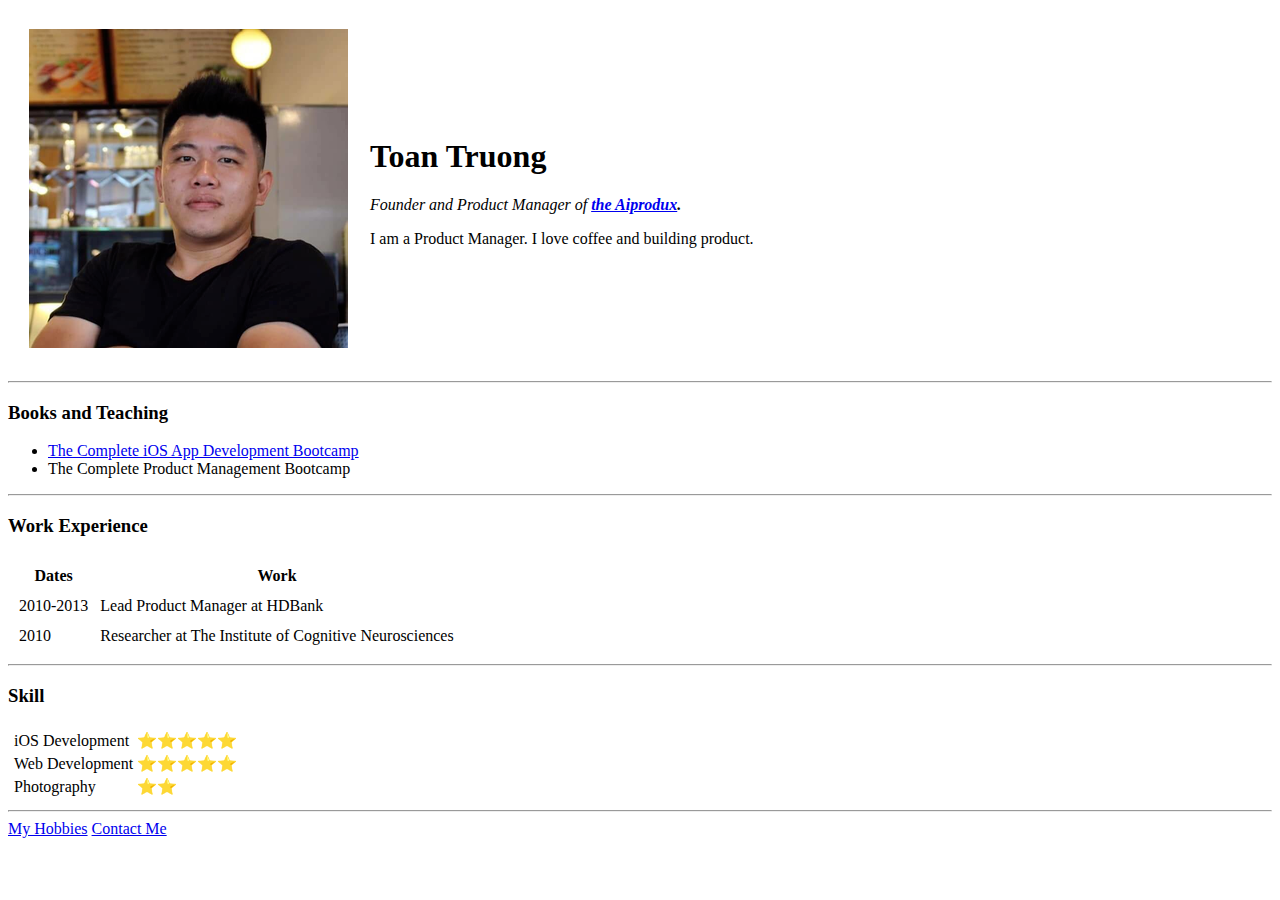
<file: index.html>
<!DOCTYPE html>
<html lang="en">

<head>
  <meta charset="UTF-8">
  <meta name="viewport" content="width=device-width, initial-scale=1.0">
  <meta http-equiv="X-UA-Compatible" content="ie=edge">
  <title>Toan's Personal Site</title>
</head>

<body>
  <table cellspacing="20">
    <tr>
      <td><img src="images/toan truong photo.png" alt="Toan profile picture"></td>
      <td>
        <h1>Toan Truong</h1>
        <p><em>Founder and Product Manager of <strong><a href="https://www.aiproducts.com/index.html">the Aiprodux</a>.</strong></em></p>
        <p>I am a Product Manager. I love coffee and building product.</p>
      </td>
    </tr>
  </table>
  <hr>
  <h3>Books and Teaching</h3>
  <ul>
    <li><a href="https://www.youtube.com/watch?v=09TeUXjzpKs">The Complete iOS App Development Bootcamp</a></li>
    <li>The Complete Product Management Bootcamp</li>
  </ul>
  <hr>
  <h3>Work Experience</h3>
  <table cellspacing="10">
    <tr>
      <th>Dates</th>
      <th>Work</th>
    </tr>
    <tr>
      <td>2010-2013</td>
      <td>Lead Product Manager at HDBank</td>
    </tr>
    <tr>
      <td>2010</td>
      <td>Researcher at The Institute of Cognitive Neurosciences</td>
    </tr>
  </table>
  <hr>
  <h3>Skill</h3>
  <table>
    <tr>
      <td>
        <table>
          <tr>
            <td>iOS Development</td>
            <td>⭐️⭐️⭐️⭐️⭐️</td>
          </tr>
          <tr>
            <td>Web Development</td>
            <td>⭐️⭐️⭐️⭐️⭐️</td>
          </tr>
          <tr>
            <td>Photography</td>
            <td>⭐️⭐️</td>
        </table>
      </td>
    </tr>
  </table>
  <hr>
  <a href="hobbies.html">My Hobbies</a>
  <a href="contact-me.html">Contact Me</a>
</body>

</html>
</file>
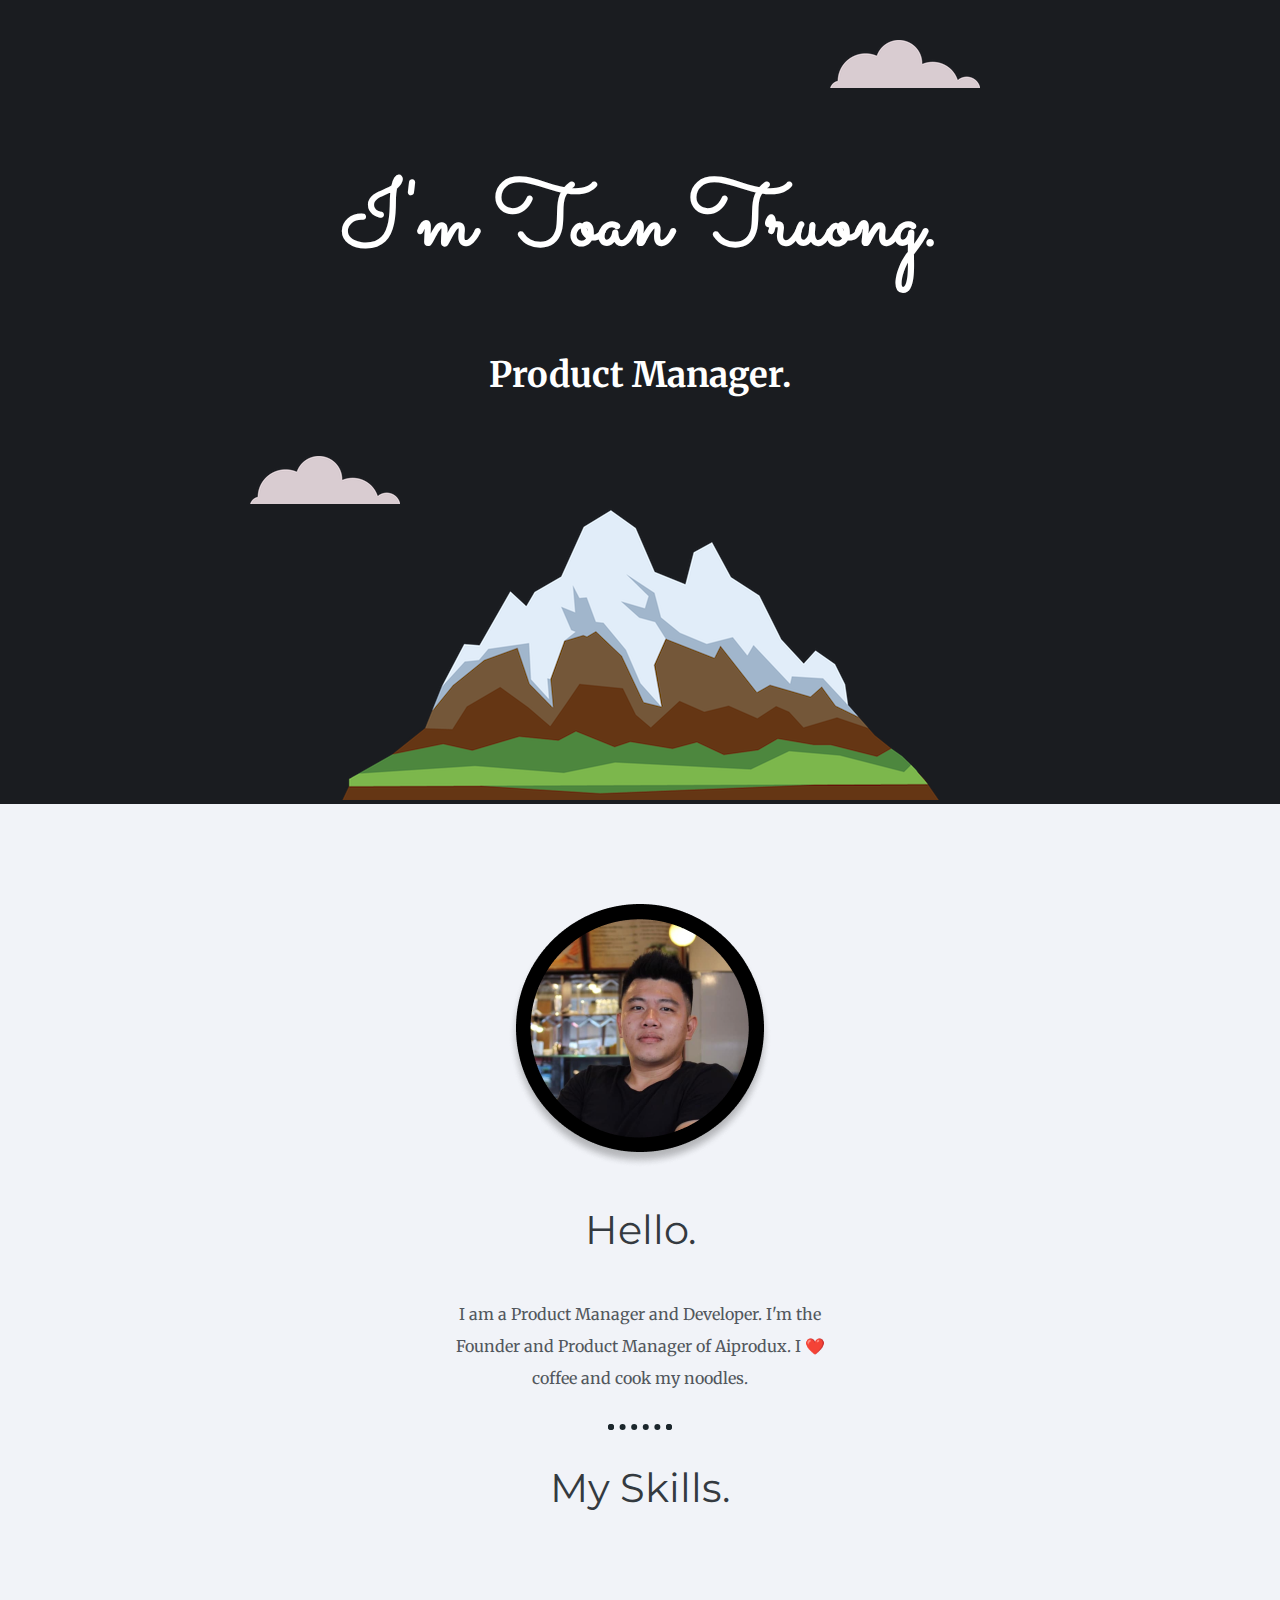
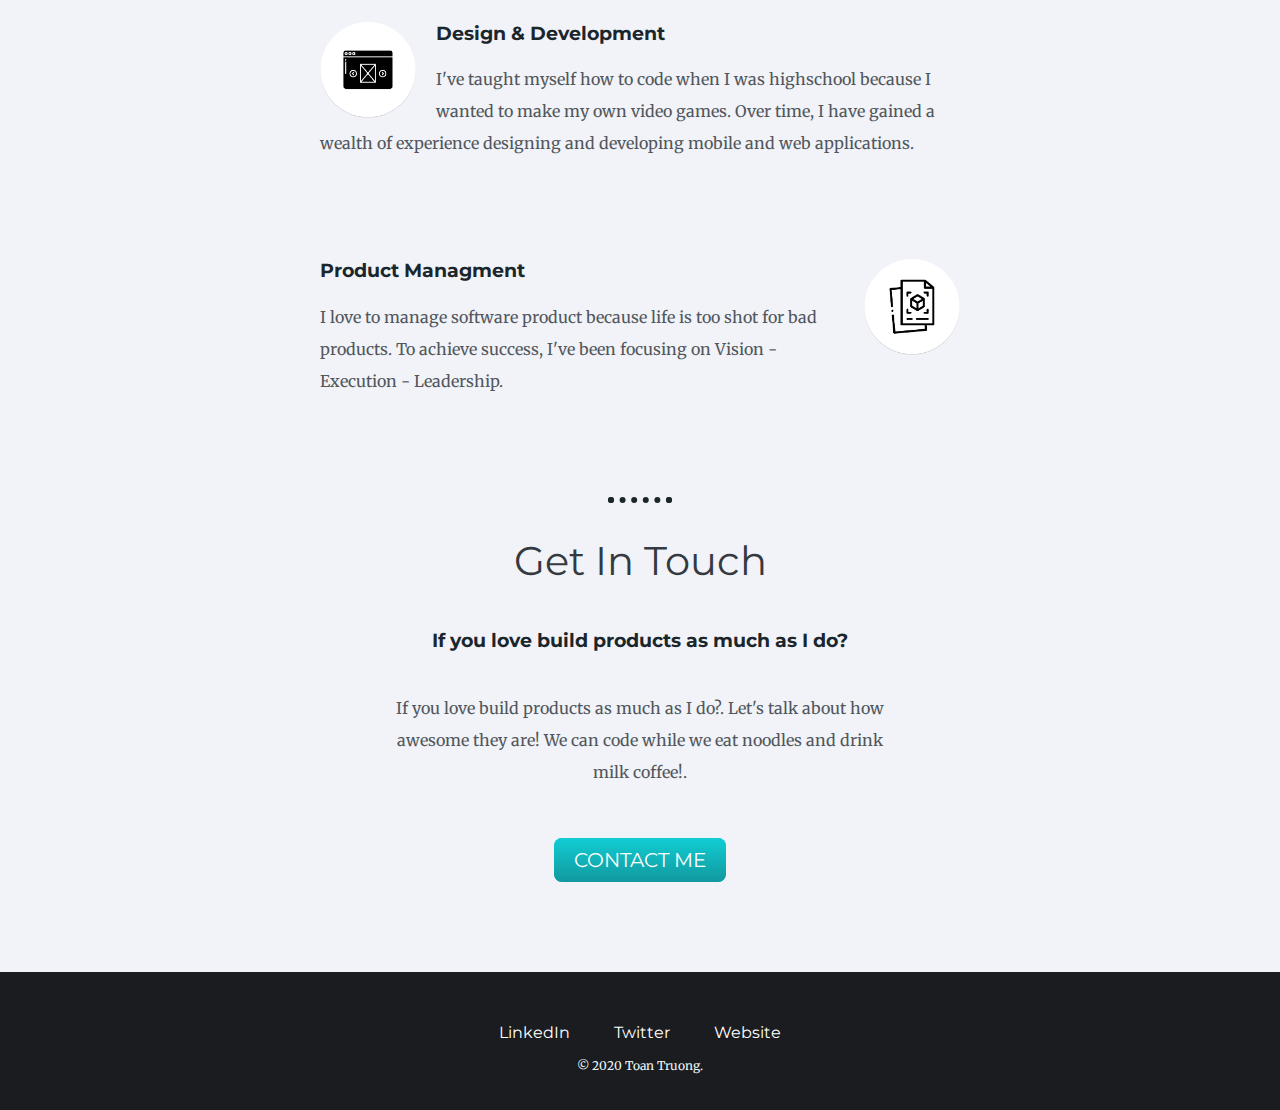
<file: CSS - My Site/index.html>
<!DOCTYPE html>
<html lang="en" dir="ltr">
  <head>
    <meta charset="utf-8">
    <title>Toan Truong</title>
    <link rel="stylesheet" href="css/styles.css">
    <link href="https://fonts.googleapis.com/css?family=Merriweather|Montserrat|Sacramento" rel="stylesheet">
    <link rel="icon" href="favicon.ico">
</head>
  <body>
    <div class="top-container">
      <img class="top-cloud" src="images/cloud.png" alt="cloud-img">
      <h1>I'm Toan Truong.</h1>
      <h4>Product Manager.</h4>
      <img class="bottom-cloud" src="images/cloud.png" alt="cloud-img">
      <img src="images/mountain.png" alt="moutain-img">
    </div>
    <div class="middle-container">
      <div class="profile">
        <img class="toantruong-img" src="images/toan-truong-product-manager.png" alt="toantruong-im3 ">
        <h2>Hello.</h2>
        <p class="intro">I am a Product Manager and Developer. I'm the Founder and Product Manager of  Aiprodux. I ❤️ coffee and cook my noodles.</p>
      </div>
      <hr>
      <div class="skills">
        <h2>My Skills.</h2>
        <div class="skill-row">
           <img class="code-img" src="images/design-development.png" alt="code-img">
          <h3>Design & Development</h3>
          <p>I've taught myself how to code when I was highschool because I wanted to make my own video games. Over time, I have gained a wealth of experience designing and developing mobile and web applications. </p>
        </div>
        <div class="skill-row">
        <img class="product-img" src="images/product-management.png" alt="product-img">
          <h3>Product Managment</h3>
          <p>I love to manage software product because life is too shot for bad products. To achieve success, I've been focusing on Vision - Execution - Leadership.</p>
        </div>
      </div>
      <hr>
      <div class="contact-me">
        <h2>Get In Touch</h2>
        <h3>If you love build products as much as I do?</h3>
        <p class="contact-message">If you love build products as much as I do?. Let's talk about how awesome they are! We can code while we eat noodles and drink milk coffee!.</p>
        <a class="btn" href="mailto:truongminhtoan.pm@gmail.com">CONTACT ME</a>
      </div>
    </div>
    <div class="bottom-container">
      <a class="footer-link" href="https://www.linkedin.com/">LinkedIn</a>
      <a class="footer-link" href="https://twitter.com/">Twitter</a>
      <a class="footer-link" href="https://www.aiprodux.com/">Website</a>
      <p class="copyright">© 2020 Toan Truong.</p>
    </div>
  </body>
</html>
</file>
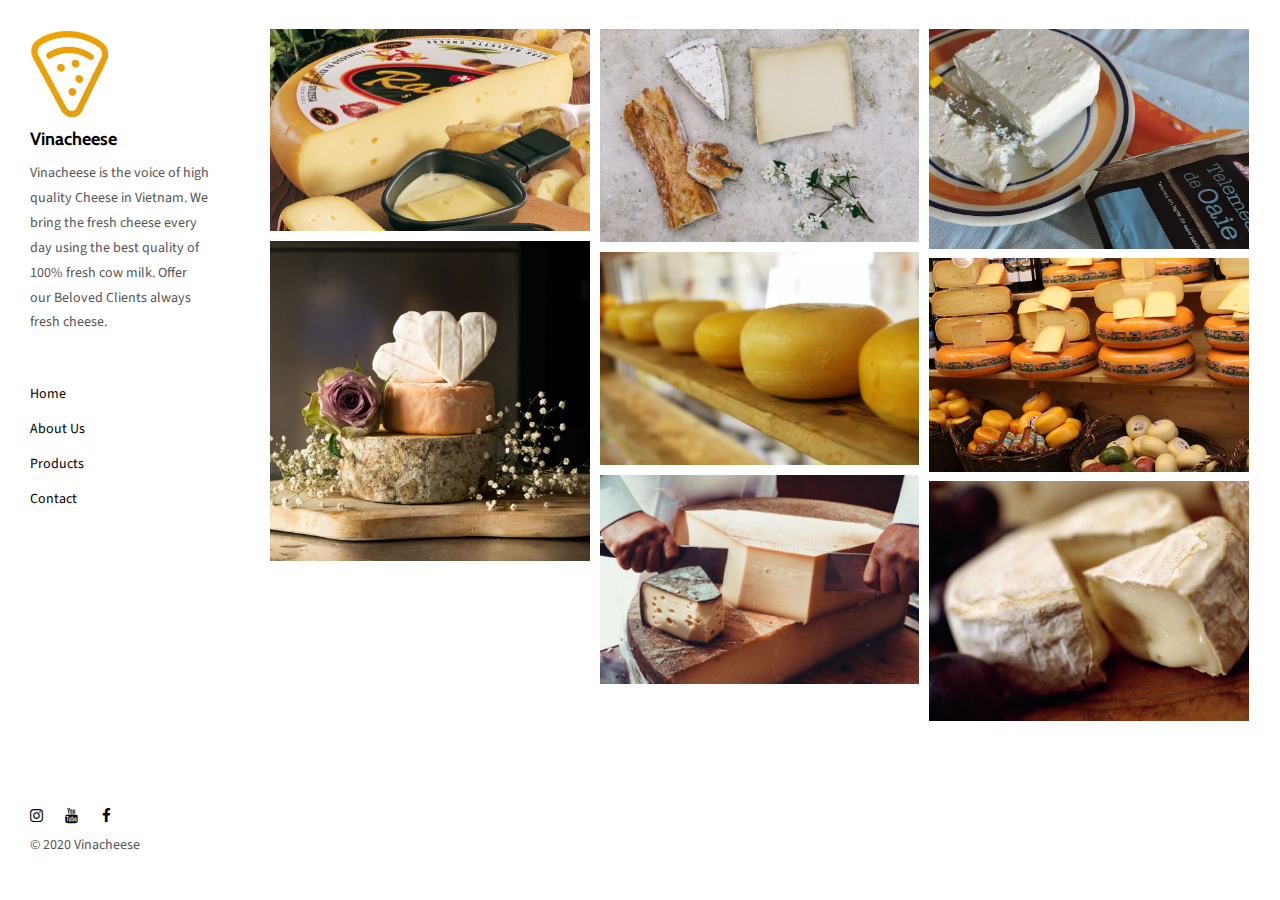
<file: vinacheese/index.html>
<!DOCTYPE html>
<html lang="en">

<head>
  <meta charset="UTF-8">
  <meta content="IE=edge" http-equiv="X-UA-Compatible">
  <meta content="width=device-width,initial-scale=1" name="viewport">
  <meta content="Page description" name="description">
  <meta name="google" content="notranslate" />
  <meta content="Vinacheese, pho mai tuoi viet, Vietnamese cheese" name="author">

  <!-- Disable tap highlight on IE -->
  <meta name="application-tap-highlight" content="no">

  <link href="./assets/apple-icon-180x180.png" rel="apple-touch-icon">
  <link href="./assets/images/favicon.ico" rel="icon">



  <title>Vietnamese Cheese</title>
  <link rel="icon" href="assets/images/favicon.ico">

  <link href="./main.82cfd66e.css" rel="stylesheet">
</head>

<body>

  <!-- Add your content of header -->
  <header class="">
    <div class="navbar navbar-default visible-xs">
      <button type="button" class="navbar-toggle collapsed">
        <span class="sr-only">Toggle navigation</span>
        <span class="icon-bar"></span>
        <span class="icon-bar"></span>
        <span class="icon-bar"></span>
      </button>
      <a href="./index.html" class="navbar-brand">Vinacheese</a>
    </div>

    <nav class="sidebar">
      <div class="navbar-collapse" id="navbar-collapse">
        <div class="site-header hidden-xs">
          <a class="site-brand" href="./index.html" title="">
            <img class="img-responsive site-logo" alt="" src="./assets/images/apple-icon-180x180.png">
            Vinacheese
          </a>
          <p>Vinacheese is the voice of high quality Cheese in Vietnam. We bring the fresh cheese every day using the best quality of 100% fresh cow milk. Offer our Beloved Clients always fresh cheese.</p>
        </div>
        <ul class="nav">
          <li><a href="./index.html" title="">Home</a></li>
          <li><a href="./about.html" title="">About Us</a></li>
          <li><a href="./products.html" title="">Products</a></li>
          <li><a href="./contact.html" title="">Contact</a></li>

        </ul>

        <nav class="nav-footer">
          <p class="nav-footer-social-buttons">
            <a class="fa-icon" href="https://www.instagram.com/" title="">
              <i class="fa fa-instagram"></i>
            </a>
            <a class="fa-icon" href="https://www.youtube.com/" title="">
              <i class="fa fa-youtube"></i>
            </a>
            <a class="fa-icon" href="https://www.facebook.com/HandmadeinVN" title="">
              <i class="fa fa-facebook"></i>
            </a>
          </p>
          <p>© 2020 Vinacheese</p>
        </nav>
      </div>
    </nav>
  </header>
  <main class="" id="main-collapse">

    <!-- Add your site or app content here -->

    <div class="hero-full-wrapper">
      <div class="grid">
        <div class="gutter-sizer"></div>
        <div class="grid-sizer"></div>

        <div class="grid-item">
          <img class="img-responsive" alt="" src="./assets/images/raclette.vinacheese-2.jpg">
          <a href="./product-1.html" class="project-description">
            <div class="project-text-holder">
              <div class="project-text-inner">
                <h3>Raclette Rendezvous - The Quintessential Cheese for Sharing!</h3>
                <p>Discover more</p>
              </div>
            </div>
          </a>
        </div>


        <div class="grid-item">
          <img class="img-responsive" alt="" src="./assets/images/pontleveque-vinacheese-1.jpeg">
          <a href="./product-2.html" class="project-description">
            <div class="project-text-holder">
              <div class="project-text-inner">
                <h3>Pont l'Eveque is a French cheese made in Vietnam by Vinacheese</h3>
                <p>Discover more</p>
              </div>
            </div>
          </a>
        </div>

        <div class="grid-item">
          <img class="img-responsive" alt="" src="./assets/images/Telemea_de_oaie_vinacheese.webp">
          <a href="./product-3.html" class="project-description">
            <div class="project-text-holder">
              <div class="project-text-inner">
                <h3>Cheeses that Are Surprisingly Similar</h3>
                <p>Discover more</p>
              </div>
            </div>
          </a>
        </div>
        <div class="grid-item">
          <img class="img-responsive" alt="" src="./assets/images/lovecheese-vinachese-1.jpg">
          <a href="./product-4.html" class="project-description">
            <div class="project-text-holder">
              <div class="project-text-inner">
                <h3>EAT PRAY LOVE CHEESE</h3>
                <p>Discover more</p>
              </div>
            </div>
          </a>
        </div>

        <div class="grid-item">
          <img class="img-responsive" alt="" src="./assets/images/vinacheese-blog-1.webp">
          <a href="./product-5.html" class="project-description">
            <div class="project-text-holder">
              <div class="project-text-inner">
                <h3>Cheese and 3 Other Foods That Will Boost Your Gambling Performance</h3>
                <p>Discover more</p>
              </div>
            </div>
          </a>
        </div>

        <div class="grid-item">
          <img class="img-responsive" alt="" src="./assets/images/cheese-shop-vina-cheese-1.webp">
          <a href="./product-6.html" class="project-description">
            <div class="project-text-holder">
              <div class="project-text-inner">
                <h3>Don’t Let Your Cheese Go Bad: A Guide for New Cheese Collectors </h3>
                <p>Discover more</p>
              </div>
            </div>
          </a>
        </div>

        <div class="grid-item">
          <img class="img-responsive" alt="" src="./assets/images/cuttingcheese_vinacheese.jpg">
          <a href="./product-7.html" class="project-description">
            <div class="project-text-holder">
              <div class="project-text-inner">
                <h3>HOW TO CUT CHEESE?</h3>
                <p>Discover more</p>
              </div>
            </div>
          </a>
        </div>
        <div class="grid-item">
          <img class="img-responsive" alt="" src="./assets/images/camembert-cheese-vina.jpg">
          <a href="./product-8.html" class="project-description">
            <div class="project-text-holder">
              <div class="project-text-inner">
                <h3>How to Spot Fake Cheese</h3>
                <p>Discover more</p>
              </div>
            </div>
          </a>
        </div>

      </div>
    </div>


    <script>
      document.addEventListener("DOMContentLoaded", function(event) {
        masonryBuild();
      });
    </script>

  </main>

  <script>
    document.addEventListener("DOMContentLoaded", function(event) {
      navbarToggleSidebar();
      navActivePage();
    });
  </script>

  <!-- Google Analytics: change UA-XXXXX-X to be your site's ID

<script>
  (function (i, s, o, g, r, a, m) {
    i['GoogleAnalyticsObject'] = r; i[r] = i[r] || function () {
      (i[r].q = i[r].q || []).push(arguments)
    }, i[r].l = 1 * new Date(); a = s.createElement(o),
      m = s.getElementsByTagName(o)[0]; a.async = 1; a.src = g; m.parentNode.insertBefore(a, m)
  })(window, document, 'script', '//www.google-analytics.com/analytics.js', 'ga');
  ga('create', 'UA-XXXXX-X', 'auto');
  ga('send', 'pageview');
</script>

-->
  <script type="text/javascript" src="./main.85741bff.js"></script>
</body>

</html>
</file>
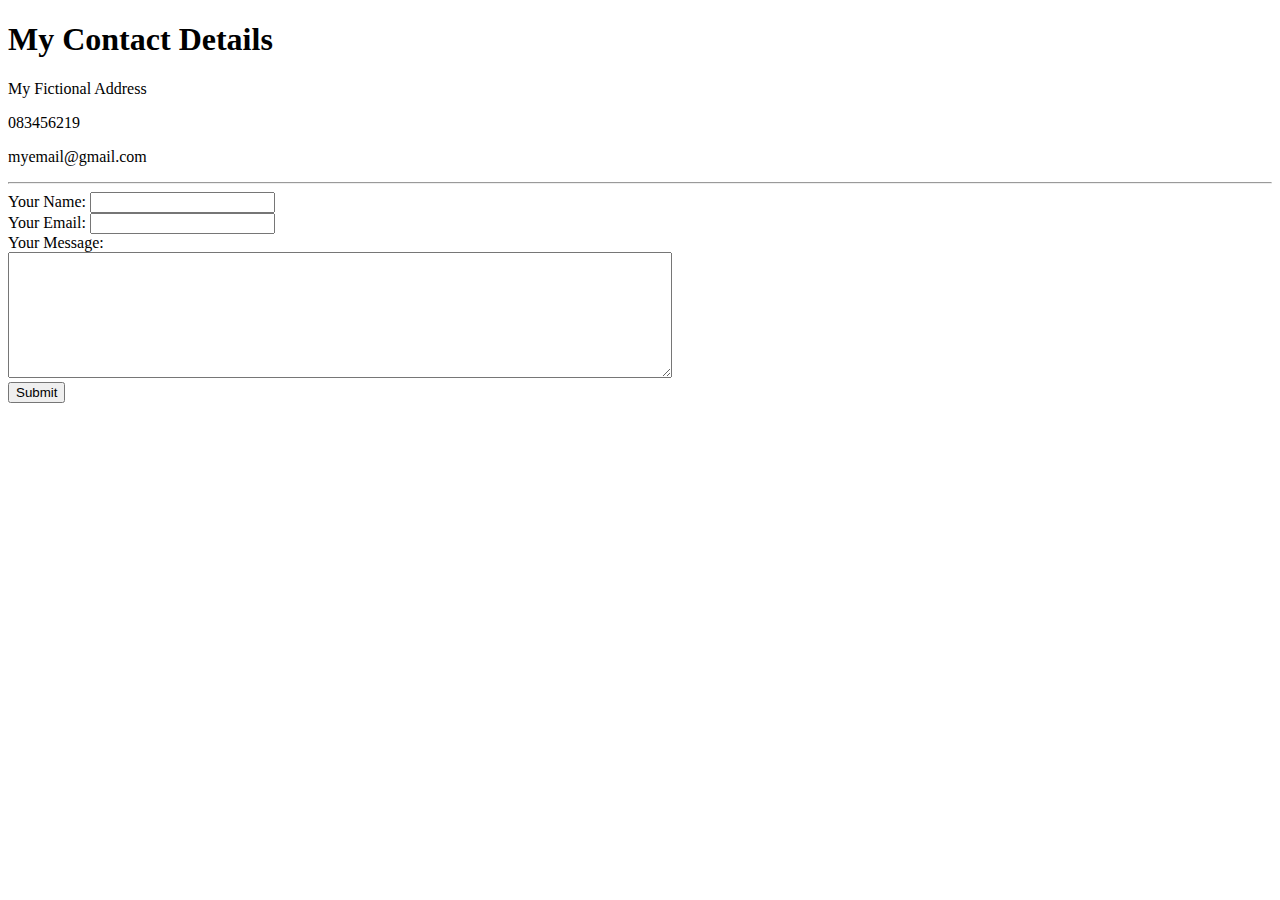
<file: contact-me.html>
<!DOCTYPE html>
<html lang="en" dir="ltr">

<head>
  <meta charset="utf-8">
  <title>Contact Me</title>
</head>
<body>
  <h1>My Contact Details</h1>
  <p>My Fictional Address</p>
  <p>083456219</p>
  <p>myemail@gmail.com</p>
<hr>
  <form action="mailto:toantm3@hdbank.com.vn" method="post" enctype="text/plain">
    <label>Your Name:</label>
    <input type="text" name="yourName"value=""><br>
    <label>Your Email:</label>
    <input type="email" name="yourEmail" value=""><br>
    <label>Your Message:</label><br>
    <textarea name="yourMessage" rows="8" cols="80"></textarea><br>
    <input type="submit" name="""">

  </form>

</body>

</html>
</file>
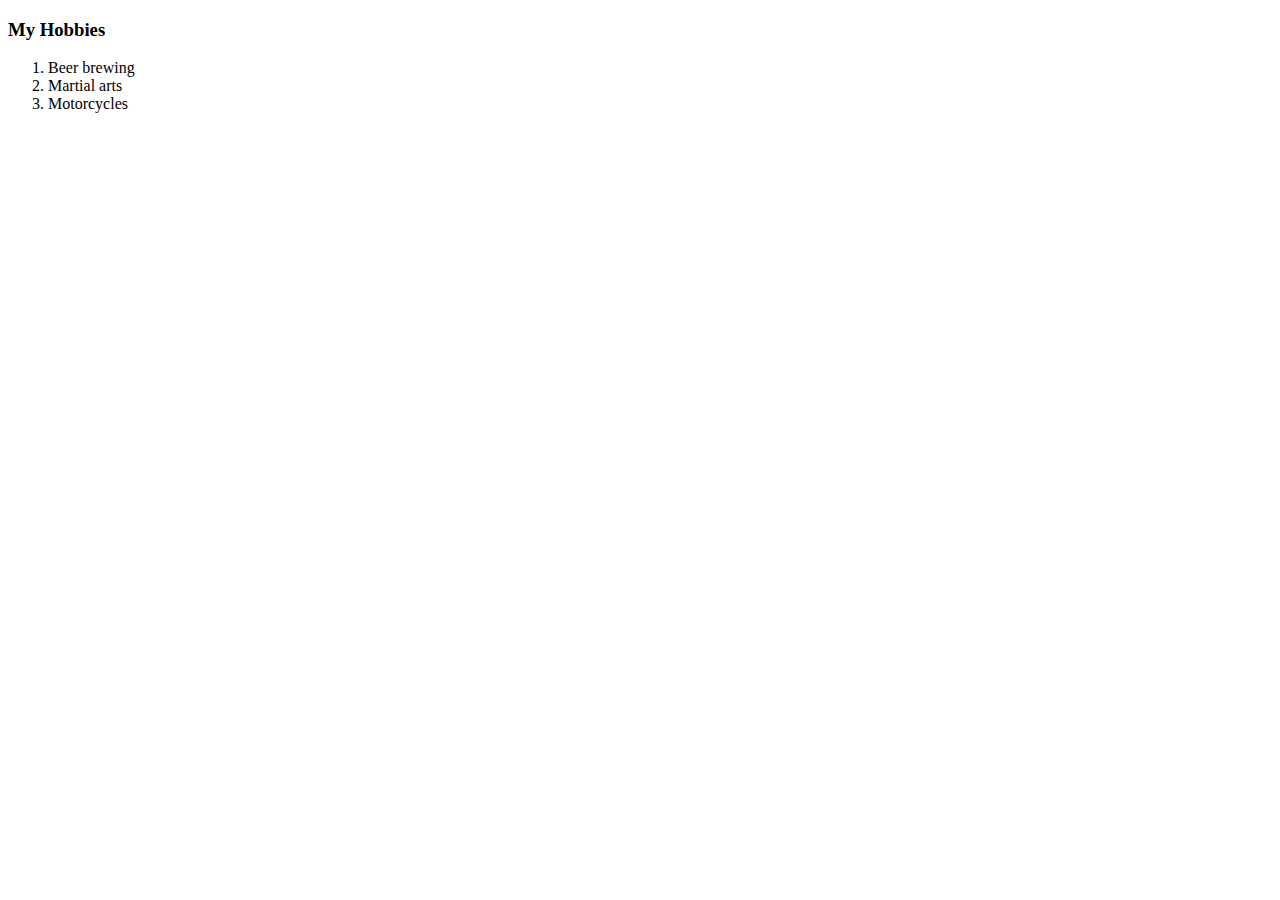
<file: hobbies.html>
<!DOCTYPE html>
<html lang="en" dir="ltr">
  <head>
    <meta charset="utf-8">
    <title>My Hobbies</title>
  </head>
  <body>
    <h3>My Hobbies</h3>
    <ol>
      <li>Beer brewing</li>
      <li>Martial arts</li>
      <li>Motorcycles</li>
    </ol>
  </body>
</html>
</file>
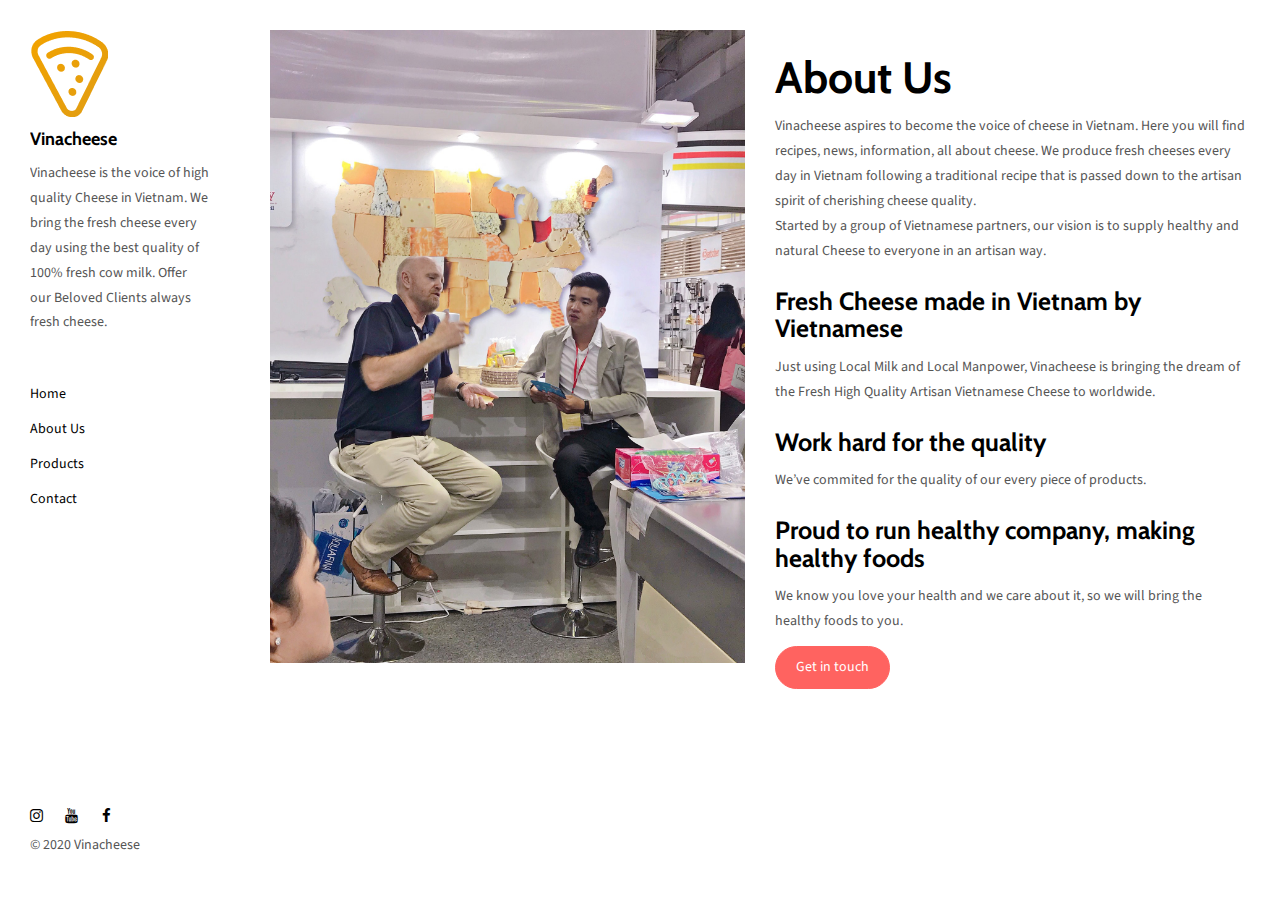
<file: vinacheese/about.html>
<!DOCTYPE html>
<html lang="en">

<head>
  <meta charset="UTF-8">
  <meta content="IE=edge" http-equiv="X-UA-Compatible">
  <meta content="width=device-width,initial-scale=1" name="viewport">
  <meta content="Page description" name="description">
  <meta name="google" content="notranslate" />
  <meta content="Vinacheese, pho mai tuoi viet, Vietnamese cheese" name="author">

  <!-- Disable tap highlight on IE -->
  <meta name="application-tap-highlight" content="no">

  <link href="./assets/apple-icon-180x180.png" rel="apple-touch-icon">
  <link href="./assets/images/favicon.ico" rel="icon">



  <title>Vietnamese Cheese</title>
  <link rel="icon" href="assets/images/favicon.ico">

<link href="./main.82cfd66e.css" rel="stylesheet"></head>

<body>

<!-- Add your content of header -->
<header class="">
  <div class="navbar navbar-default visible-xs">
    <button type="button" class="navbar-toggle collapsed">
      <span class="sr-only">Toggle navigation</span>
      <span class="icon-bar"></span>
      <span class="icon-bar"></span>
      <span class="icon-bar"></span>
    </button>
    <a href="./index.html" class="navbar-brand">Vinacheese</a>
  </div>

  <nav class="sidebar">
    <div class="navbar-collapse" id="navbar-collapse">
      <div class="site-header hidden-xs">
          <a class="site-brand" href="./index.html" title="">
            <img class="img-responsive site-logo" alt="" src="./assets/images/apple-icon-180x180.png">
            Vinacheese
          </a>
        <p>Vinacheese is the voice of high quality Cheese in Vietnam. We bring the fresh cheese every day using the best quality of 100% fresh cow milk. Offer our Beloved Clients always fresh cheese.</p>
      </div>

      <ul class="nav">
        <li><a href="./index.html" title="">Home</a></li>
        <li><a href="./about.html" title="">About Us</a></li>
        <li><a href="./products.html" title="">Products</a></li>
        <li><a href="./contact.html" title="">Contact</a></li>

      </ul>

      <nav class="nav-footer">
        <p class="nav-footer-social-buttons">
          <a class="fa-icon" href="https://www.instagram.com/" title="">
            <i class="fa fa-instagram"></i>
          </a>
          <a class="fa-icon" href="https://www.youtube.com/" title="">
            <i class="fa fa-youtube"></i>
          </a>
          <a class="fa-icon" href="https://www.facebook.com/HandmadeinVN" title="">
            <i class="fa fa-facebook"></i>
          </a>
        </p>
        <p>© 2020 Vinacheese</p>
      </nav>
    </div>
  </nav>
</header>
<main class="" id="main-collapse">


<div class="row">
  <div class="col-xs-12 col-md-6">
    <img class="img-responsive" alt="" src="./assets/images/nguyen-truong-thinh-vinacheese.jpg">
  </div>
  <div class="col-xs-12 col-md-6">
    <h1>About Us</h1>

    <p>Vinacheese aspires to become the voice of cheese in Vietnam. Here you will find recipes, news, information, all about cheese. We produce fresh cheeses every day in Vietnam following a traditional recipe that is passed down to the artisan spirit of cherishing cheese quality.

      <br>Started by a group of Vietnamese partners, our vision is to supply healthy and natural Cheese to everyone in an artisan way.
<br></p>

    <h3>Fresh Cheese made in Vietnam by Vietnamese</h3>

    <p>Just using Local Milk and Local Manpower, Vinacheese is bringing the dream of the Fresh High Quality Artisan Vietnamese Cheese to worldwide.</p>

    <h3>Work hard for the quality</h3>

    <p>We’ve commited for the quality of our every piece of products.</p>
    <h3>Proud to run healthy company, making healthy foods</h3>
    <p>We know you love your health and we care about it, so we will bring the healthy foods to you.</p>

    <a href="contact.html" class="btn btn-primary" title=""> Get in touch</a>
 </div>
</div>

</main>

<script>
document.addEventListener("DOMContentLoaded", function (event) {
  navbarToggleSidebar();
  navActivePage();
});
</script>

<!-- Google Analytics: change UA-XXXXX-X to be your site's ID

<script>
  (function (i, s, o, g, r, a, m) {
    i['GoogleAnalyticsObject'] = r; i[r] = i[r] || function () {
      (i[r].q = i[r].q || []).push(arguments)
    }, i[r].l = 1 * new Date(); a = s.createElement(o),
      m = s.getElementsByTagName(o)[0]; a.async = 1; a.src = g; m.parentNode.insertBefore(a, m)
  })(window, document, 'script', '//www.google-analytics.com/analytics.js', 'ga');
  ga('create', 'UA-XXXXX-X', 'auto');
  ga('send', 'pageview');
</script>

--> <script type="text/javascript" src="./main.85741bff.js"></script></body>

</html>
</file>
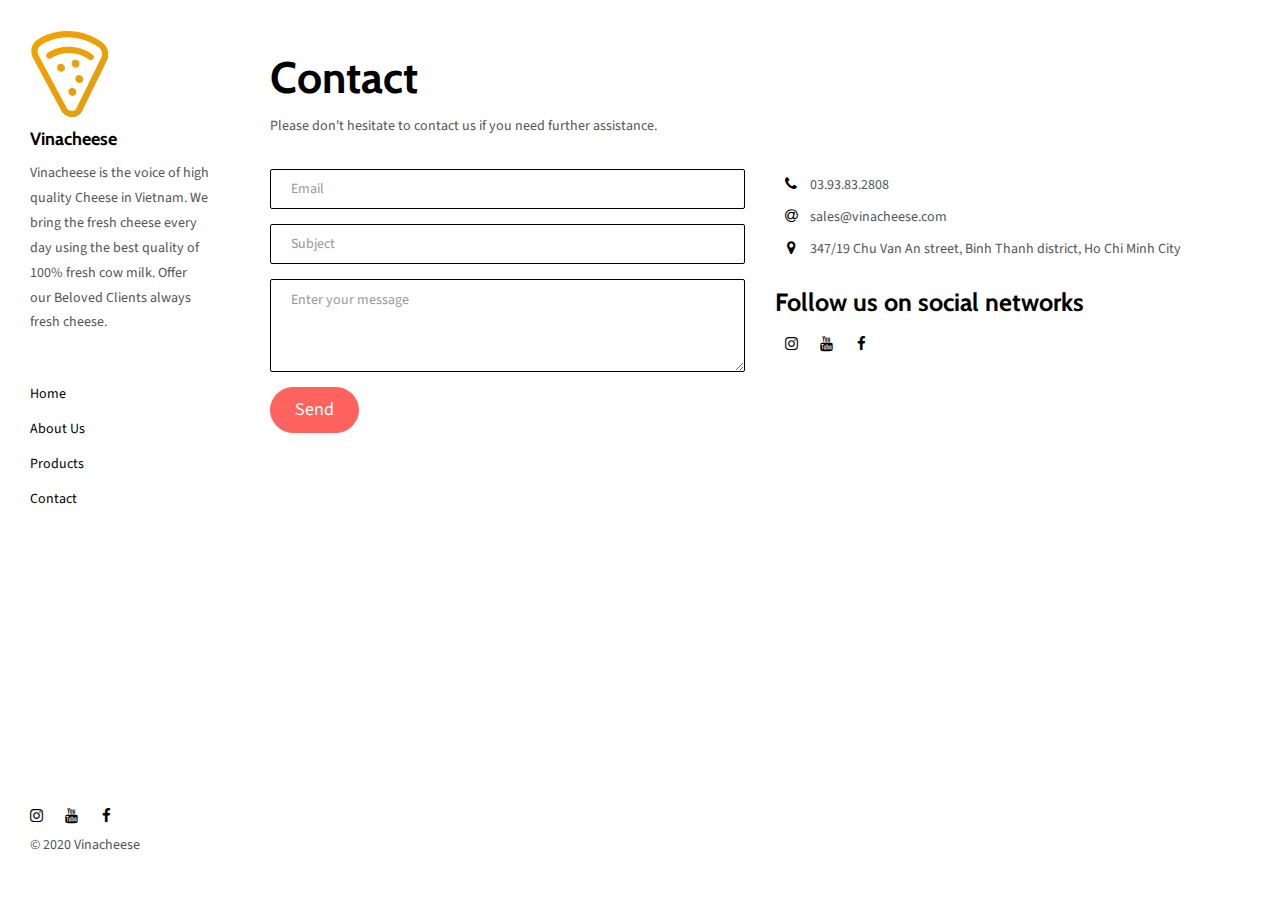
<file: vinacheese/contact.html>
<!DOCTYPE html>
<html lang="en">

<head>
  <meta charset="UTF-8">
  <meta content="IE=edge" http-equiv="X-UA-Compatible">
  <meta content="width=device-width,initial-scale=1" name="viewport">
  <meta content="Page description" name="description">
  <meta name="google" content="notranslate" />
  <meta content="Vinacheese, pho mai tuoi viet, Vietnamese cheese" name="author">

  <!-- Disable tap highlight on IE -->
  <meta name="application-tap-highlight" content="no">

  <link href="./assets/apple-icon-180x180.png" rel="apple-touch-icon">
  <link href="./assets/images/favicon.ico" rel="icon">



  <title>Contact</title>
  <link rel="icon" href="assets/images/favicon.ico">

  <link href="./main.82cfd66e.css" rel="stylesheet">
</head>

<body>

  <!-- Add your content of header -->
  <header class="">
    <div class="navbar navbar-default visible-xs">
      <button type="button" class="navbar-toggle collapsed">
        <span class="sr-only">Toggle navigation</span>
        <span class="icon-bar"></span>
        <span class="icon-bar"></span>
        <span class="icon-bar"></span>
      </button>
      <a href="./index.html" class="navbar-brand">Vinacheese</a>
    </div>

    <nav class="sidebar">
      <div class="navbar-collapse" id="navbar-collapse">
        <div class="site-header hidden-xs">
          <a class="site-brand" href="./index.html" title="">
            <img class="img-responsive site-logo" alt="" src="./assets/images/apple-icon-180x180.png">
            Vinacheese
          </a>
          <p>Vinacheese is the voice of high quality Cheese in Vietnam. We bring the fresh cheese every day using the best quality of 100% fresh cow milk. Offer our Beloved Clients always fresh cheese.</p>
        </div>
        <ul class="nav">
          <li><a href="./index.html" title="">Home</a></li>
          <li><a href="./about.html" title="">About Us</a></li>
          <li><a href="./products.html" title="">Products</a></li>
          <li><a href="./contact.html" title="">Contact</a></li>

        </ul>

        <nav class="nav-footer">
          <p class="nav-footer-social-buttons">
            <a class="fa-icon" href="https://www.instagram.com/" title="">
              <i class="fa fa-instagram"></i>
            </a>
            <a class="fa-icon" href="https://www.youtube.com/" title="">
              <i class="fa fa-youtube"></i>
            </a>
            <a class="fa-icon" href="https://www.facebook.com/HandmadeinVN" title="">
              <i class="fa fa-facebook"></i>
            </a>
          </p>
          <p>© 2020 Vinacheese</p>
        </nav>
      </div>
    </nav>
</header>
<main class="" id="main-collapse">


<div class="row">
  <div class="col-xs-12">
    <div class="section-container-spacer">
      <h1>Contact</h1>
      <p>Please don't hesitate to contact us if you need further assistance.</p>
    </div>
    <div class="section-container-spacer">
       <form action="" class="reveal-content">
          <div class="row">
            <div class="col-md-6">
              <div class="form-group">
                <input type="email" class="form-control" id="email" placeholder="Email">
              </div>
              <div class="form-group">
                <input type="text" class="form-control" id="subject" placeholder="Subject">
              </div>
              <div class="form-group">
                <textarea class="form-control" rows="3" placeholder="Enter your message"></textarea>
              </div>
              <button type="submit" class="btn btn-primary btn-lg">Send</button>
            </div>
            <div class="col-md-6">
              <ul class="list-unstyled address-container">
                <li>
                  <span class="fa-icon">
                    <i class="fa fa-phone" aria-hidden="true"></i>
                  </span>
                  03.93.83.2808
                </li>
                <li>
                  <span class="fa-icon">
                    <i class="fa fa-at"  aria-hidden="true"></i>
                  </span>
                  sales@vinacheese.com
                </li>
                <li>
                  <span class="fa-icon">
                    <i class="fa fa fa-map-marker" aria-hidden="true"></i>
                  </span>
                  347/19 Chu Van An street, Binh Thanh district, Ho Chi Minh City
                </li>
              </ul>
              <h3>Follow us on social networks</h3>
              <a href="https://www.instagram.com/" title="" class="fa-icon">
                <i class="fa fa-instagram"></i>
              </a>
              <a href="https://youtube.com/" title="" class="fa-icon">
                <i class="fa fa-youtube"></i>
              </a>
              <a href="https://facebook.com/HandmadeinVN" title="" class="fa-icon">
                <i class="fa fa-facebook"></i>
              </a>
            </div>
          </div>
        </form>
    </div>
  </div>
</div>
</div>


</main>

<script>
document.addEventListener("DOMContentLoaded", function (event) {
  navbarToggleSidebar();
  navActivePage();
});
</script>

<!-- Google Analytics: change UA-XXXXX-X to be your site's ID

<script>
  (function (i, s, o, g, r, a, m) {
    i['GoogleAnalyticsObject'] = r; i[r] = i[r] || function () {
      (i[r].q = i[r].q || []).push(arguments)
    }, i[r].l = 1 * new Date(); a = s.createElement(o),
      m = s.getElementsByTagName(o)[0]; a.async = 1; a.src = g; m.parentNode.insertBefore(a, m)
  })(window, document, 'script', '//www.google-analytics.com/analytics.js', 'ga');
  ga('create', 'UA-XXXXX-X', 'auto');
  ga('send', 'pageview');
</script>

--> <script type="text/javascript" src="./main.85741bff.js"></script></body>

</html>
</file>
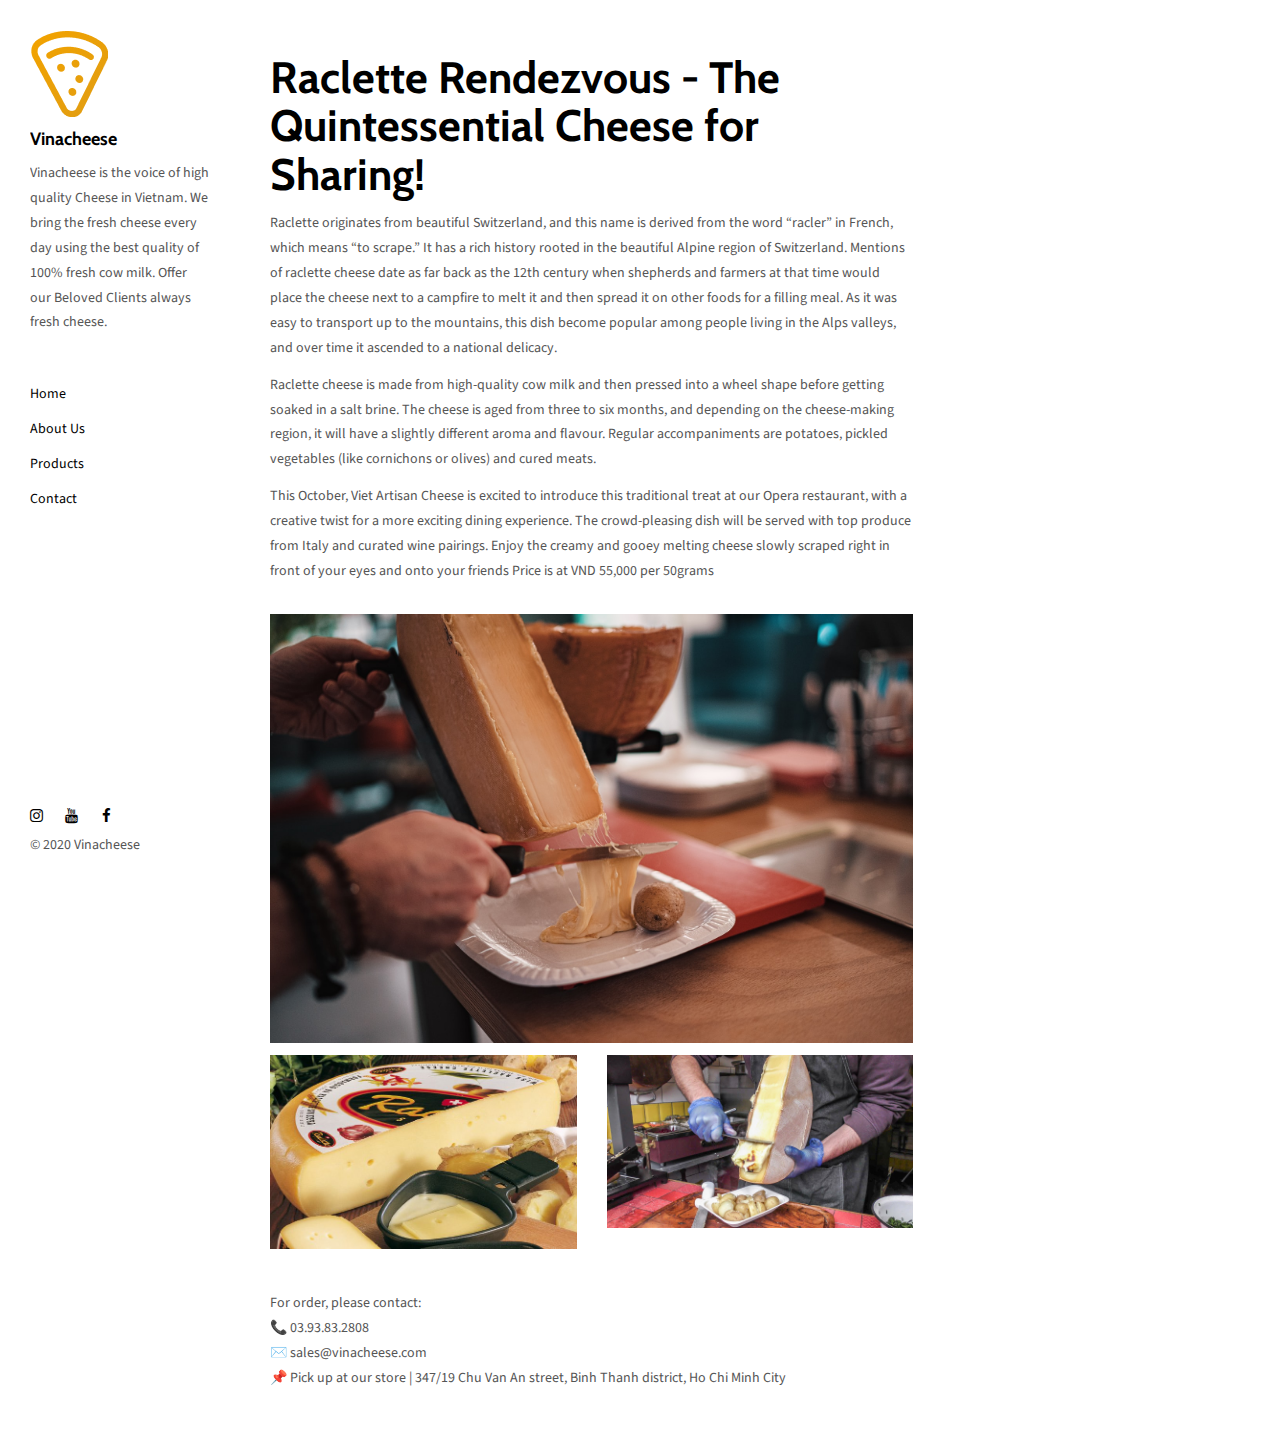
<file: vinacheese/product-1.html>
<!DOCTYPE html>
<html lang="en">

<head>
  <meta charset="UTF-8">
  <meta content="IE=edge" http-equiv="X-UA-Compatible">
  <meta content="width=device-width,initial-scale=1" name="viewport">
  <meta content="description" name="description">
  <meta name="google" content="notranslate" />
  <meta content="Vinacheese, pho mai tuoi viet, Vietnamese cheese" name="author">

  <!-- Disable tap highlight on IE -->
  <meta name="application-tap-highlight" content="no">

  <link href="./assets/apple-icon-180x180.png" rel="apple-touch-icon">
  <link href="./assets/images/favicon.ico" rel="icon">

  <title>Products</title>

<link href="./main.82cfd66e.css" rel="stylesheet"></head>

<body>

 <!-- Add your content of header -->
<header class="">
  <div class="navbar navbar-default visible-xs">
    <button type="button" class="navbar-toggle collapsed">
      <span class="sr-only">Toggle navigation</span>
      <span class="icon-bar"></span>
      <span class="icon-bar"></span>
      <span class="icon-bar"></span>
    </button>
    <a href="./index.html" class="navbar-brand">Mashup Template</a>
  </div>

  <nav class="sidebar">
    <div class="navbar-collapse" id="navbar-collapse">
      <div class="site-header hidden-xs">
          <a class="site-brand" href="./index.html" title="">
            <img class="img-responsive site-logo" alt="" src="./assets/images/apple-icon-180x180.png">
            Vinacheese
          </a>
        <p>Vinacheese is the voice of high quality Cheese in Vietnam. We bring the fresh cheese every day using the best quality of 100% fresh cow milk. Offer our Beloved Clients always fresh cheese.</p>
      </div>
      <ul class="nav">
        <li><a href="./index.html" title="">Home</a></li>
        <li><a href="./about.html" title="">About Us</a></li>
        <li><a href="./products.html" title="">Products</a></li>
        <li><a href="./contact.html" title="">Contact</a></li>

      </ul>

      <nav class="nav-footer">
        <p class="nav-footer-social-buttons">
          <a class="fa-icon" href="https://www.instagram.com/" title="">
            <i class="fa fa-instagram"></i>
          </a>
          <a class="fa-icon" href="https://www.youtube.com/" title="">
            <i class="fa fa-youtube"></i>
          </a>
          <a class="fa-icon" href="https://www.facebook.com/HandmadeinVN" title="">
            <i class="fa fa-facebook"></i>
          </a>
        </p>
        <p>© 2020 Vinacheese</p>
      </nav>
    </div>
  </nav>
</header>
<main class="" id="main-collapse">


<div class="row">
  <div class="col-xs-12 col-md-8">

    <div class="section-container-spacer">
        <h1>Raclette Rendezvous - The Quintessential Cheese for Sharing!</h1>

        <p>Raclette originates from beautiful Switzerland, and this name is derived from the word “racler” in French, which means “to scrape.”  It has a rich history rooted in the beautiful Alpine region of Switzerland.  Mentions of raclette cheese date as far back as the 12th century when shepherds and farmers at that time would place the cheese next to a campfire to melt it and then spread it on other foods for a filling meal.  As it was easy to transport up to the mountains, this dish become popular among people living in the Alps valleys, and over time it ascended to a national delicacy.</p>

        <p>Raclette cheese is made from high-quality cow milk and then pressed into a wheel shape before getting soaked in a salt brine.  The cheese is aged from three to six months, and depending on the cheese-making region, it will have a slightly different aroma and flavour.  Regular accompaniments are potatoes, pickled vegetables (like cornichons or olives) and cured meats.</p>

        <p>This October, Viet Artisan Cheese is excited to introduce this traditional treat at our Opera restaurant, with a creative twist for a more exciting dining experience. The crowd-pleasing dish will be served with top produce from Italy and curated wine pairings.  Enjoy the creamy and gooey melting cheese slowly scraped right in front of your eyes and onto your friends
Price is at VND 55,000 per 50grams</p>
    </div>

    <div class="section-container-spacer">
      <p><img class="img-responsive" alt="" src="./assets/images/raclette.vinacheese-1.jpeg"></p>
      <div class="row">
          <div class="col-xs-12 col-md-6">
              <p><img class="img-responsive" alt="" src="./assets/images/raclette.vinacheese-2.jpg"></p>
          </div>
          <div class="col-xs-12 col-md-6">
              <p><img class="img-responsive" alt="" src="./assets/images/vinacheese-3.jpg"></p>
          </div>
      </div>
    </div>

    <p>For order, please contact:
<br>📞 03.93.83.2808
<br>✉️ sales@vinacheese.com
<br>📌 Pick up at our store | 347/19 Chu Van An street, Binh Thanh district, Ho Chi Minh City</p>
  </div>

</div>



</main>

<script>
document.addEventListener("DOMContentLoaded", function (event) {
  navbarToggleSidebar();
  navActivePage();
});
</script>

<!-- Google Analytics: change UA-XXXXX-X to be your site's ID

<script>
  (function (i, s, o, g, r, a, m) {
    i['GoogleAnalyticsObject'] = r; i[r] = i[r] || function () {
      (i[r].q = i[r].q || []).push(arguments)
    }, i[r].l = 1 * new Date(); a = s.createElement(o),
      m = s.getElementsByTagName(o)[0]; a.async = 1; a.src = g; m.parentNode.insertBefore(a, m)
  })(window, document, 'script', '//www.google-analytics.com/analytics.js', 'ga');
  ga('create', 'UA-XXXXX-X', 'auto');
  ga('send', 'pageview');
</script>

--> <script type="text/javascript" src="./main.85741bff.js"></script></body>

</html>
</file>
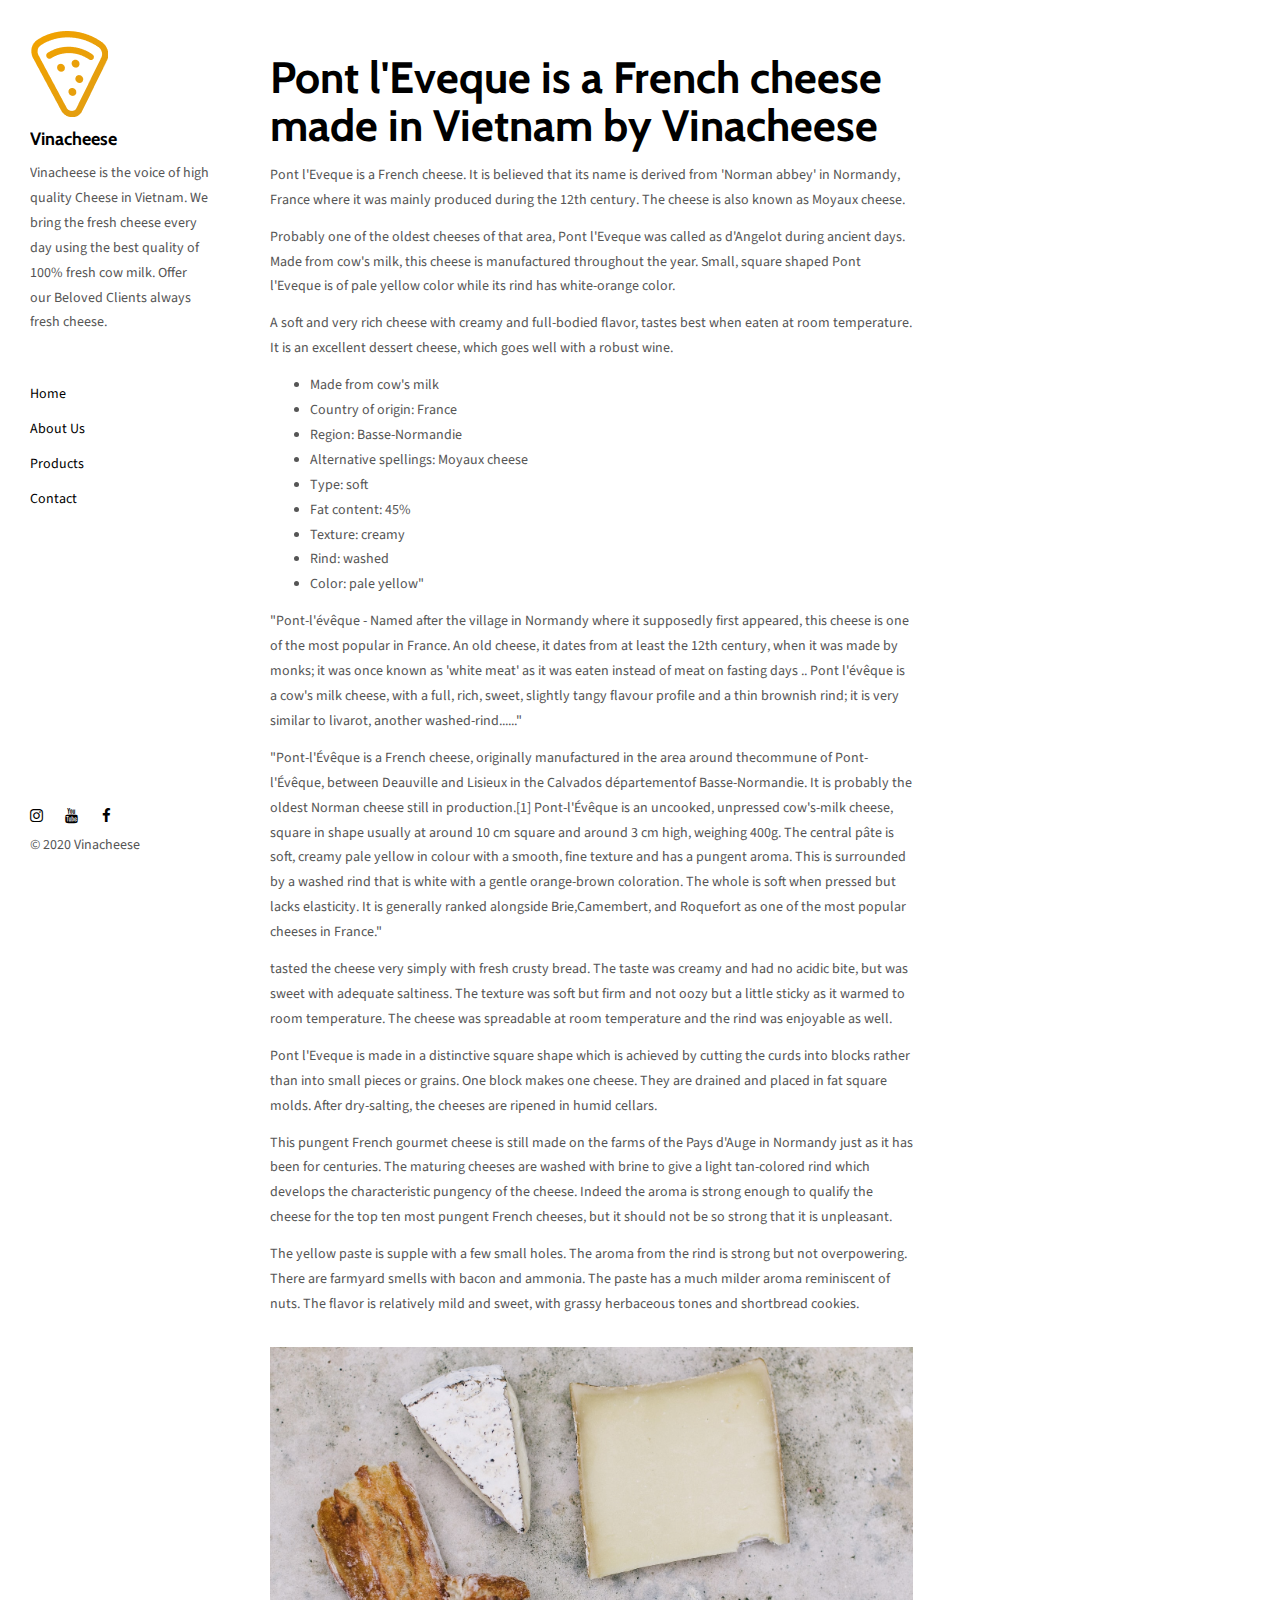
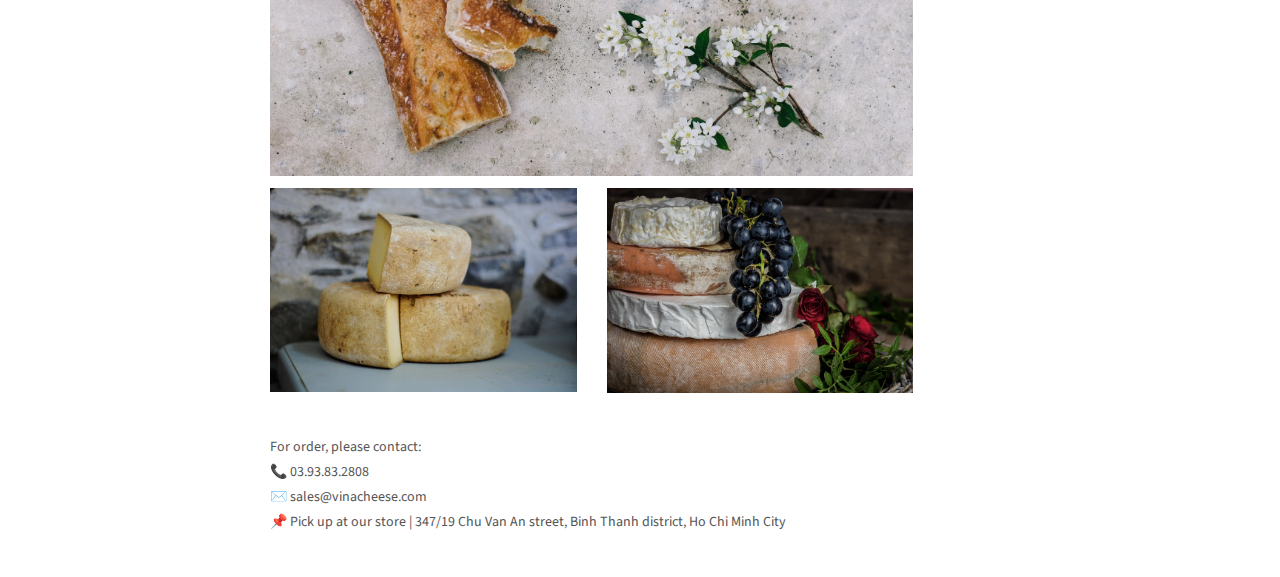
<file: vinacheese/product-2.html>
<!DOCTYPE html>
<html lang="en">

<head>
  <meta charset="UTF-8">
  <meta content="IE=edge" http-equiv="X-UA-Compatible">
  <meta content="width=device-width,initial-scale=1" name="viewport">
  <meta content="description" name="description">
  <meta name="google" content="notranslate" />
  <meta content="Vinacheese, pho mai tuoi viet, Vietnamese cheese" name="author">

  <!-- Disable tap highlight on IE -->
  <meta name="application-tap-highlight" content="no">

  <link href="./assets/apple-icon-180x180.png" rel="apple-touch-icon">
  <link href="./assets/images/favicon.ico" rel="icon">

  <title>Products</title>

  <link href="./main.82cfd66e.css" rel="stylesheet">
</head>

<body>

  <!-- Add your content of header -->
  <header class="">
    <div class="navbar navbar-default visible-xs">
      <button type="button" class="navbar-toggle collapsed">
        <span class="sr-only">Toggle navigation</span>
        <span class="icon-bar"></span>
        <span class="icon-bar"></span>
        <span class="icon-bar"></span>
      </button>
      <a href="./index.html" class="navbar-brand">Mashup Template</a>
    </div>

    <nav class="sidebar">
      <div class="navbar-collapse" id="navbar-collapse">
        <div class="site-header hidden-xs">
          <a class="site-brand" href="./index.html" title="">
            <img class="img-responsive site-logo" alt="" src="./assets/images/apple-icon-180x180.png">
            Vinacheese
          </a>
          <p>Vinacheese is the voice of high quality Cheese in Vietnam. We bring the fresh cheese every day using the best quality of 100% fresh cow milk. Offer our Beloved Clients always fresh cheese.</p>
        </div>
        <ul class="nav">
          <li><a href="./index.html" title="">Home</a></li>
          <li><a href="./about.html" title="">About Us</a></li>
          <li><a href="./products.html" title="">Products</a></li>
          <li><a href="./contact.html" title="">Contact</a></li>

        </ul>

        <nav class="nav-footer">
          <p class="nav-footer-social-buttons">
            <a class="fa-icon" href="https://www.instagram.com/" title="">
              <i class="fa fa-instagram"></i>
            </a>
            <a class="fa-icon" href="https://www.youtube.com/" title="">
              <i class="fa fa-youtube"></i>
            </a>
            <a class="fa-icon" href="https://www.facebook.com/HandmadeinVN" title="">
              <i class="fa fa-facebook"></i>
            </a>
          </p>
          <p>© 2020 Vinacheese</p>
        </nav>
      </div>
    </nav>
  </header>
  <main class="" id="main-collapse">


    <div class="row">
      <div class="col-xs-12 col-md-8">

        <div class="section-container-spacer">
          <h1>Pont l'Eveque is a French cheese made in Vietnam by Vinacheese</h1>

          <p>Pont l'Eveque is a French cheese. It is believed that its name is derived from 'Norman abbey' in Normandy, France where it was mainly produced during the 12th century. The cheese is also known as Moyaux cheese.</p>

          <p>Probably one of the oldest cheeses of that area, Pont l'Eveque was called as d'Angelot during ancient days. Made from cow's milk, this cheese is manufactured throughout the year. Small, square shaped Pont l'Eveque is of pale yellow color
            while its rind has white-orange color.</p>

          <p>A soft and very rich cheese with creamy and full-bodied flavor, tastes best when eaten at room temperature. It is an excellent dessert cheese, which goes well with a robust wine.</p>
          <ul>
            <li>Made from cow's milk</li>
            <li>Country of origin: France</li>
            <li>Region: Basse-Normandie</li>
            <li>Alternative spellings: Moyaux cheese</li>
            <li>Type: soft</li>
            <li>Fat content: 45%</li>
            <li>Texture: creamy</li>
            <li>Rind: washed</li>
            <li>Color: pale yellow"</li>
          </ul>

          <p>"Pont-l'évêque - Named after the village in Normandy where it supposedly first appeared, this cheese is one of the most popular in France. An old cheese, it dates from at least the 12th century, when it was made by monks; it was once known as 'white meat' as it was eaten instead of meat on fasting days .. Pont l'évêque is a cow's milk cheese, with a full, rich, sweet, slightly tangy flavour profile and a thin brownish rind; it is very similar to livarot, another washed-rind......"</p>

          <p>"Pont-l'Évêque is a French cheese, originally manufactured in the area around thecommune of Pont-l'Évêque, between Deauville and Lisieux in the Calvados départementof Basse-Normandie. It is probably the oldest Norman cheese still in production.[1]
Pont-l'Évêque is an uncooked, unpressed cow's-milk cheese, square in shape usually at around 10 cm square and around 3 cm high, weighing 400g. The central pâte is soft, creamy pale yellow in colour with a smooth, fine texture and has a pungent aroma. This is surrounded by a washed rind that is white with a gentle orange-brown coloration. The whole is soft when pressed but lacks elasticity. It is generally ranked alongside Brie,Camembert, and Roquefort as one of the most popular cheeses in France."
</p>

<p>tasted the cheese very simply with fresh crusty bread. The taste was creamy and had no acidic bite, but was sweet with adequate saltiness. The texture was soft but firm and not oozy but a little sticky as it warmed to room temperature. The cheese was spreadable at room temperature and the rind was enjoyable as well.</p>

<p>Pont l'Eveque is made in a distinctive square shape which is achieved by cutting the curds into blocks rather than into small pieces or grains. One block makes one cheese. They are drained and placed in fat square molds. After dry-salting, the cheeses are ripened in humid cellars.</p>

<p>This pungent French gourmet cheese is still made on the farms of the Pays d'Auge in Normandy just as it has been for centuries.
The maturing cheeses are washed with brine to give a light tan-colored rind which develops the characteristic pungency of the cheese. Indeed the aroma is strong enough to qualify the cheese for the top ten most pungent French cheeses, but it should not be so strong that it is unpleasant.
</p>

<p>The yellow paste is supple with a few small holes. The aroma from the rind is strong but not overpowering. There are farmyard smells with bacon and ammonia. The paste has a much milder aroma reminiscent of nuts. The flavor is relatively mild and sweet, with grassy herbaceous tones and shortbread cookies.</p>

        </div>

        <div class="section-container-spacer">
          <p><img class="img-responsive" alt="" src="./assets/images/pontleveque-vinacheese-1.jpeg"></p>
          <div class="row">
            <div class="col-xs-12 col-md-6">
              <p><img class="img-responsive" alt="" src="./assets/images/pontleveque-vinacheese-2.jpeg"></p>
            </div>
            <div class="col-xs-12 col-md-6">
              <p><img class="img-responsive" alt="" src="./assets/images/pontleveque-vinacheese-3.jpeg"></p>
            </div>
          </div>
        </div>

        <p>For order, please contact:
          <br>📞 03.93.83.2808
          <br>✉️ sales@vinacheese.com
          <br>📌 Pick up at our store | 347/19 Chu Van An street, Binh Thanh district, Ho Chi Minh City</p>
      </div>

    </div>



  </main>

  <script>
    document.addEventListener("DOMContentLoaded", function(event) {
      navbarToggleSidebar();
      navActivePage();
    });
  </script>

  <!-- Google Analytics: change UA-XXXXX-X to be your site's ID

<script>
  (function (i, s, o, g, r, a, m) {
    i['GoogleAnalyticsObject'] = r; i[r] = i[r] || function () {
      (i[r].q = i[r].q || []).push(arguments)
    }, i[r].l = 1 * new Date(); a = s.createElement(o),
      m = s.getElementsByTagName(o)[0]; a.async = 1; a.src = g; m.parentNode.insertBefore(a, m)
  })(window, document, 'script', '//www.google-analytics.com/analytics.js', 'ga');
  ga('create', 'UA-XXXXX-X', 'auto');
  ga('send', 'pageview');
</script>

-->
  <script type="text/javascript" src="./main.85741bff.js"></script>
</body>

</html>
</file>
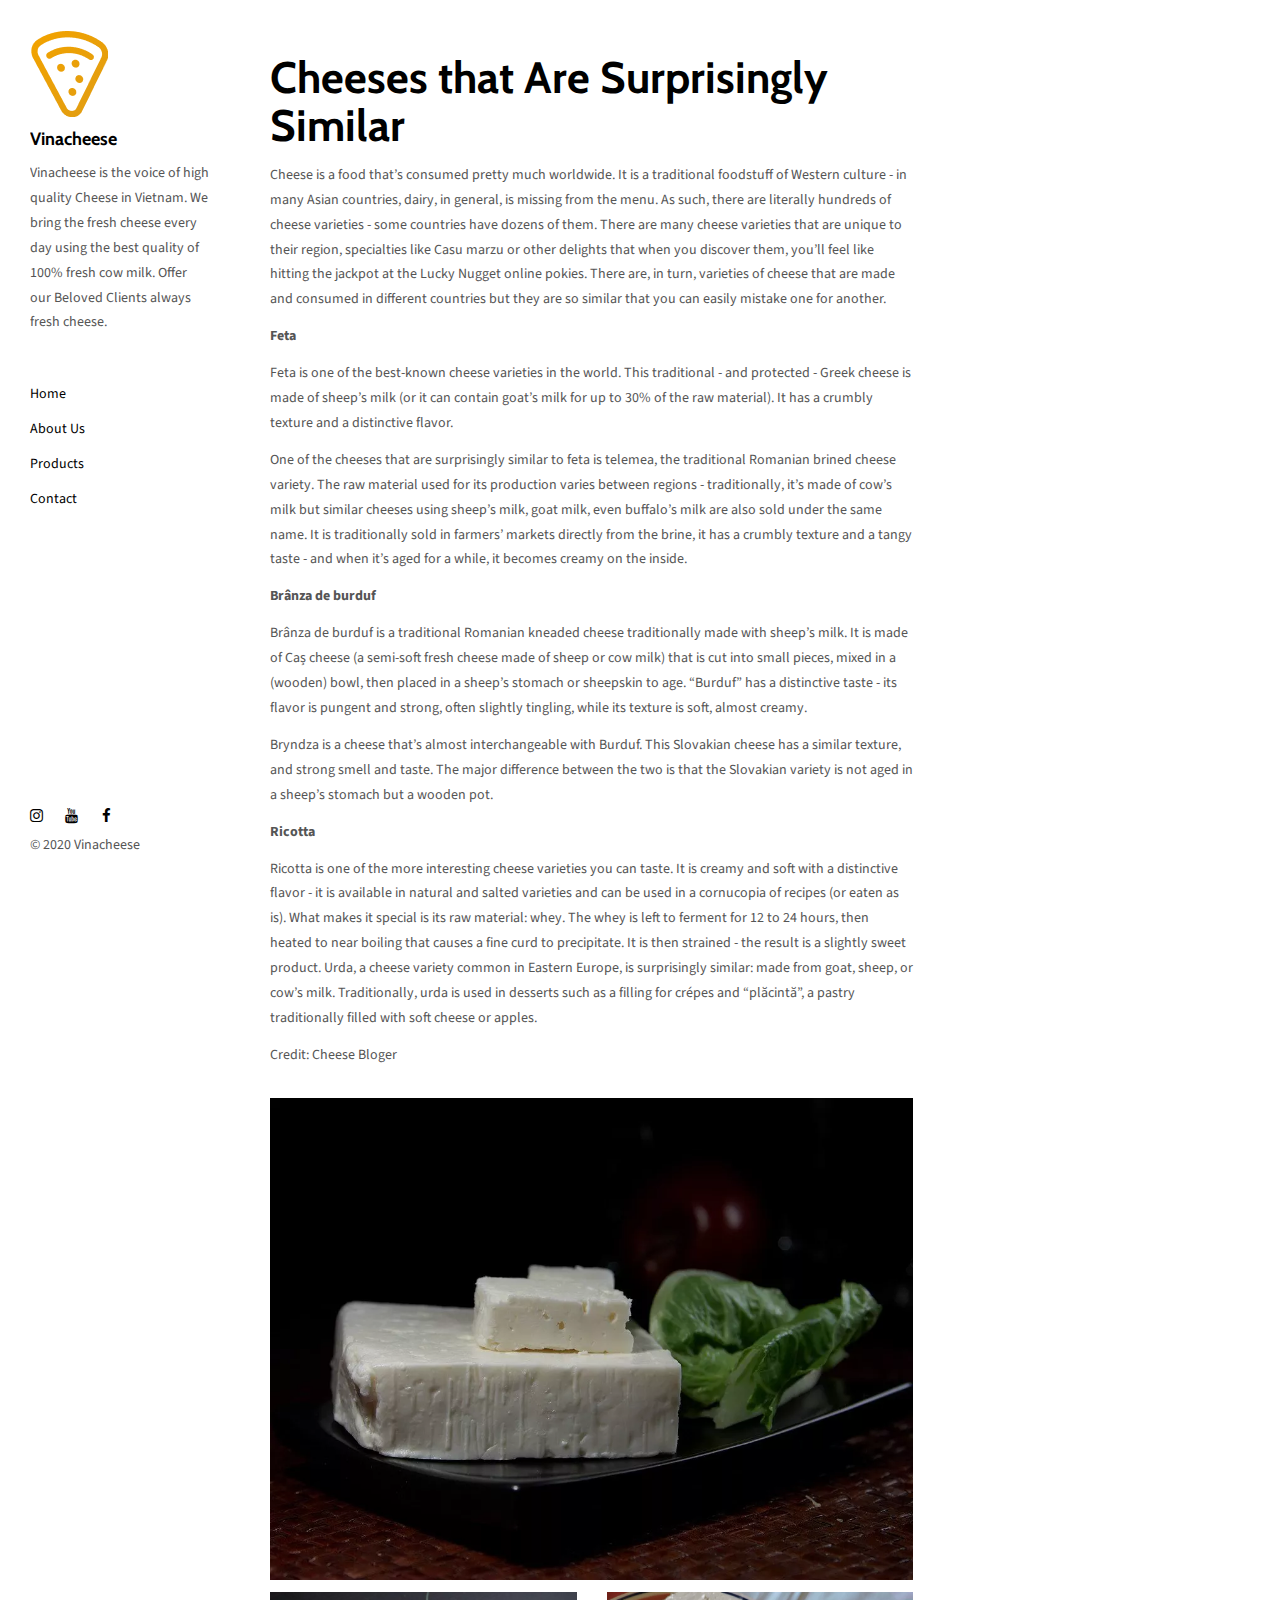
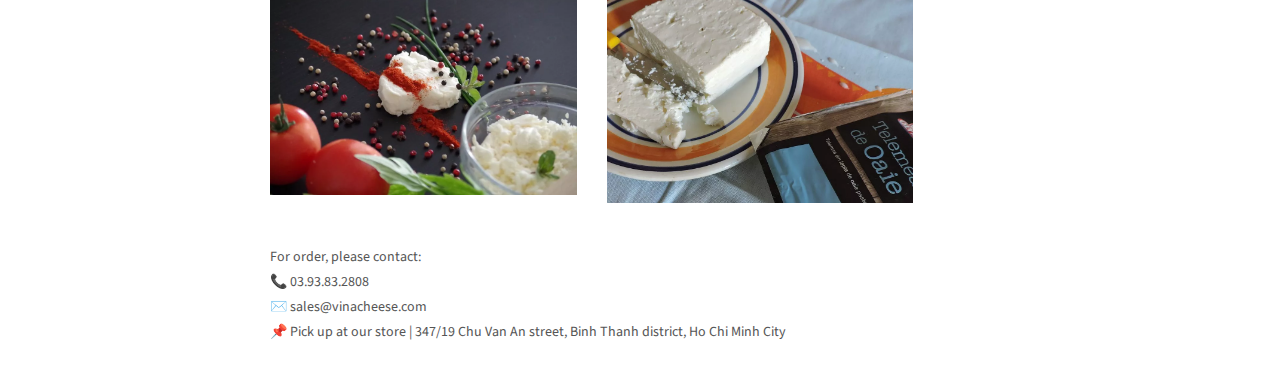
<file: vinacheese/product-3.html>
<!DOCTYPE html>
<html lang="en">

<head>
  <meta charset="UTF-8">
  <meta content="IE=edge" http-equiv="X-UA-Compatible">
  <meta content="width=device-width,initial-scale=1" name="viewport">
  <meta content="description" name="description">
  <meta name="google" content="notranslate" />
  <meta content="Vinacheese, pho mai tuoi viet, Vietnamese cheese" name="author">

  <!-- Disable tap highlight on IE -->
  <meta name="application-tap-highlight" content="no">

  <link href="./assets/apple-icon-180x180.png" rel="apple-touch-icon">
  <link href="./assets/images/favicon.ico" rel="icon">

  <title>Products</title>

  <link href="./main.82cfd66e.css" rel="stylesheet">
</head>

<body>

  <!-- Add your content of header -->
  <header class="">
    <div class="navbar navbar-default visible-xs">
      <button type="button" class="navbar-toggle collapsed">
        <span class="sr-only">Toggle navigation</span>
        <span class="icon-bar"></span>
        <span class="icon-bar"></span>
        <span class="icon-bar"></span>
      </button>
      <a href="./index.html" class="navbar-brand">Mashup Template</a>
    </div>

    <nav class="sidebar">
      <div class="navbar-collapse" id="navbar-collapse">
        <div class="site-header hidden-xs">
          <a class="site-brand" href="./index.html" title="">
            <img class="img-responsive site-logo" alt="" src="./assets/images/apple-icon-180x180.png">
            Vinacheese
          </a>
          <p>Vinacheese is the voice of high quality Cheese in Vietnam. We bring the fresh cheese every day using the best quality of 100% fresh cow milk. Offer our Beloved Clients always fresh cheese.</p>
        </div>
        <ul class="nav">
          <li><a href="./index.html" title="">Home</a></li>
          <li><a href="./about.html" title="">About Us</a></li>
          <li><a href="./products.html" title="">Products</a></li>
          <li><a href="./contact.html" title="">Contact</a></li>
        </ul>

        <nav class="nav-footer">
          <p class="nav-footer-social-buttons">
            <a class="fa-icon" href="https://www.instagram.com/" title="">
              <i class="fa fa-instagram"></i>
            </a>
            <a class="fa-icon" href="https://www.youtube.com/" title="">
              <i class="fa fa-youtube"></i>
            </a>
            <a class="fa-icon" href="https://www.facebook.com/HandmadeinVN" title="">
              <i class="fa fa-facebook"></i>
            </a>
          </p>
          <p>© 2020 Vinacheese</p>
        </nav>
      </div>
    </nav>
  </header>
  <main class="" id="main-collapse">


    <div class="row">
      <div class="col-xs-12 col-md-8">

        <div class="section-container-spacer">
          <h1>Cheeses that Are Surprisingly Similar</h1>

          <p>Cheese is a food that’s consumed pretty much worldwide. It is a traditional foodstuff of Western culture - in many Asian countries, dairy, in general, is missing from the menu. As such, there are literally hundreds of cheese varieties -
            some countries have dozens of them.

            There are many cheese varieties that are unique to their region, specialties like Casu marzu or other delights that when you discover them, you’ll feel like hitting the jackpot at the Lucky Nugget online pokies. There are, in turn,
            varieties of cheese that are made and consumed in different countries but they are so similar that you can easily mistake one for another.</p>
          <p><b>Feta</b></p>
          <p>Feta is one of the best-known cheese varieties in the world. This traditional - and protected - Greek cheese is made of sheep’s milk (or it can contain goat’s milk for up to 30% of the raw material). It has a crumbly texture and a
            distinctive flavor.

          </p>
          <p>One of the cheeses that are surprisingly similar to feta is telemea, the traditional Romanian brined cheese variety. The raw material used for its production varies between regions - traditionally, it’s made of cow’s milk but similar
            cheeses using sheep’s milk, goat milk, even buffalo’s milk are also sold under the same name. It is traditionally sold in farmers’ markets directly from the brine, it has a crumbly texture and a tangy taste - and when it’s aged for a
            while, it becomes creamy on the inside.
          </p>
          <p><b>Brânza de burduf</b></p>
          <p>Brânza de burduf is a traditional Romanian kneaded cheese traditionally made with sheep’s milk. It is made of Caș cheese (a semi-soft fresh cheese made of sheep or cow milk) that is cut into small pieces, mixed in a (wooden) bowl, then
            placed in a sheep’s stomach or sheepskin to age. “Burduf” has a distinctive taste - its flavor is pungent and strong, often slightly tingling, while its texture is soft, almost creamy.
          </p>
          <p>Bryndza is a cheese that’s almost interchangeable with Burduf. This Slovakian cheese has a similar texture, and strong smell and taste. The major difference between the two is that the Slovakian variety is not aged in a sheep’s stomach
            but a wooden pot.</p>
          <p><b>Ricotta</b></p>
          <p>Ricotta is one of the more interesting cheese varieties you can taste. It is creamy and soft with a distinctive flavor - it is available in natural and salted varieties and can be used in a cornucopia of recipes (or eaten as is). What
            makes it special is its raw material: whey. The whey is left to ferment for 12 to 24 hours, then heated to near boiling that causes a fine curd to precipitate. It is then strained - the result is a slightly sweet product.
            Urda, a cheese variety common in Eastern Europe, is surprisingly similar: made from goat, sheep, or cow’s milk. Traditionally, urda is used in desserts such as a filling for crépes and “plăcintă”, a pastry traditionally filled with soft
            cheese or apples.</p>
          <p>Credit: Cheese Bloger</p>
        </div>

        <div class="section-container-spacer">
          <p><img class="img-responsive" alt="" src="./assets/images/feta_cheese_vinacheese.webp"></p>
          <div class="row">
            <div class="col-xs-12 col-md-6">
              <p><img class="img-responsive" alt="" src="./assets/images/cheesevegetables_vina-cheese.webp"></p>
            </div>
            <div class="col-xs-12 col-md-6">
              <p><img class="img-responsive" alt="" src="./assets/images/Telemea_de_oaie_vinacheese.webp"></p>
            </div>
          </div>
        </div>

        <p>For order, please contact:
          <br>📞 03.93.83.2808
          <br>✉️ sales@vinacheese.com
          <br>📌 Pick up at our store | 347/19 Chu Van An street, Binh Thanh district, Ho Chi Minh City</p>
      </div>

    </div>



  </main>

  <script>
    document.addEventListener("DOMContentLoaded", function(event) {
      navbarToggleSidebar();
      navActivePage();
    });
  </script>

  <!-- Google Analytics: change UA-XXXXX-X to be your site's ID

<script>
  (function (i, s, o, g, r, a, m) {
    i['GoogleAnalyticsObject'] = r; i[r] = i[r] || function () {
      (i[r].q = i[r].q || []).push(arguments)
    }, i[r].l = 1 * new Date(); a = s.createElement(o),
      m = s.getElementsByTagName(o)[0]; a.async = 1; a.src = g; m.parentNode.insertBefore(a, m)
  })(window, document, 'script', '//www.google-analytics.com/analytics.js', 'ga');
  ga('create', 'UA-XXXXX-X', 'auto');
  ga('send', 'pageview');
</script>

-->
  <script type="text/javascript" src="./main.85741bff.js"></script>
</body>

</html>
</file>
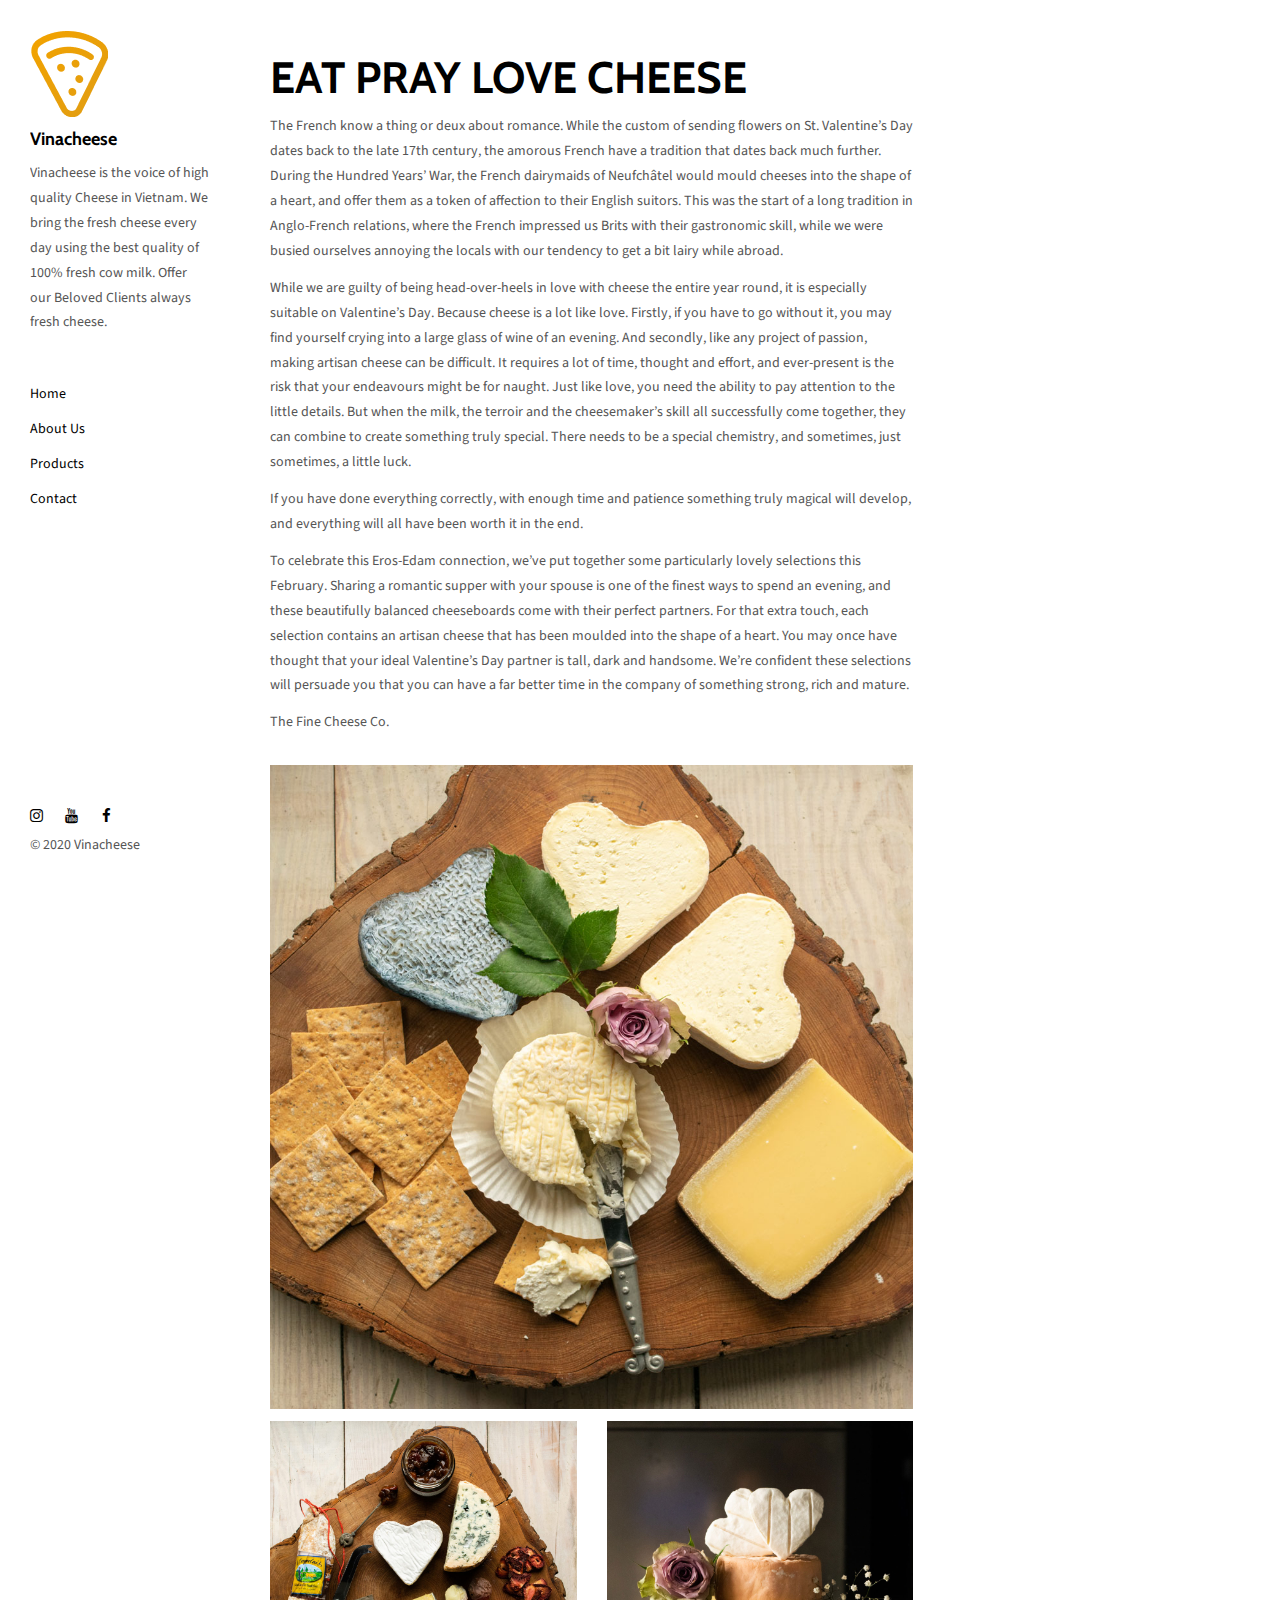
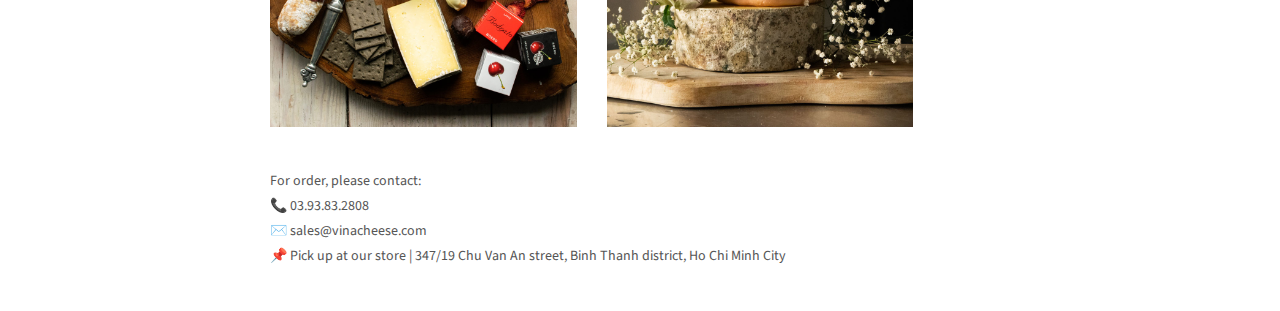
<file: vinacheese/product-4.html>
<!DOCTYPE html>
<html lang="en">

<head>
  <meta charset="UTF-8">
  <meta content="IE=edge" http-equiv="X-UA-Compatible">
  <meta content="width=device-width,initial-scale=1" name="viewport">
  <meta content="description" name="description">
  <meta name="google" content="notranslate" />
  <meta content="Vinacheese, pho mai tuoi viet, Vietnamese cheese" name="author">

  <!-- Disable tap highlight on IE -->
  <meta name="application-tap-highlight" content="no">

  <link href="./assets/apple-icon-180x180.png" rel="apple-touch-icon">
  <link href="./assets/images/favicon.ico" rel="icon">

  <title>Products</title>

  <link href="./main.82cfd66e.css" rel="stylesheet">
</head>

<body>

  <!-- Add your content of header -->
  <header class="">
    <div class="navbar navbar-default visible-xs">
      <button type="button" class="navbar-toggle collapsed">
        <span class="sr-only">Toggle navigation</span>
        <span class="icon-bar"></span>
        <span class="icon-bar"></span>
        <span class="icon-bar"></span>
      </button>
      <a href="./index.html" class="navbar-brand">Mashup Template</a>
    </div>

    <nav class="sidebar">
      <div class="navbar-collapse" id="navbar-collapse">
        <div class="site-header hidden-xs">
          <a class="site-brand" href="./index.html" title="">
            <img class="img-responsive site-logo" alt="" src="./assets/images/apple-icon-180x180.png">
            Vinacheese
          </a>
          <p>Vinacheese is the voice of high quality Cheese in Vietnam. We bring the fresh cheese every day using the best quality of 100% fresh cow milk. Offer our Beloved Clients always fresh cheese.</p>
        </div>
        <ul class="nav">
          <li><a href="./index.html" title="">Home</a></li>
          <li><a href="./about.html" title="">About Us</a></li>
          <li><a href="./products.html" title="">Products</a></li>
          <li><a href="./contact.html" title="">Contact</a></li>

        </ul>

        <nav class="nav-footer">
          <p class="nav-footer-social-buttons">
            <a class="fa-icon" href="https://www.instagram.com/" title="">
              <i class="fa fa-instagram"></i>
            </a>
            <a class="fa-icon" href="https://www.youtube.com/" title="">
              <i class="fa fa-youtube"></i>
            </a>
            <a class="fa-icon" href="https://www.facebook.com/HandmadeinVN" title="">
              <i class="fa fa-facebook"></i>
            </a>
          </p>
          <p>© 2020 Vinacheese</p>
        </nav>
      </div>
    </nav>
  </header>
  <main class="" id="main-collapse">


    <div class="row">
      <div class="col-xs-12 col-md-8">

        <div class="section-container-spacer">
          <h1>EAT PRAY LOVE CHEESE</h1>

          <p>The French know a thing or deux about romance. While the custom of sending flowers on St. Valentine’s Day dates back to the late 17th century, the amorous French have a tradition that dates back much further. During the Hundred Years’
            War, the French dairymaids of Neufchâtel would mould cheeses into the shape of a heart, and offer them as a token of affection to their English suitors. This was the start of a long tradition in Anglo-French relations, where the French
            impressed us Brits with their gastronomic skill, while we were busied ourselves annoying the locals with our tendency to get a bit lairy while abroad.</p>

          <p>While we are guilty of being head-over-heels in love with cheese the entire year round, it is especially suitable on Valentine’s Day. Because cheese is a lot like love. Firstly, if you have to go without it, you may find yourself crying
            into a large glass of wine of an evening. And secondly, like any project of passion, making artisan cheese can be difficult. It requires a lot of time, thought and effort, and ever-present is the risk that your endeavours might be for
            naught. Just like love, you need the ability to pay attention to the little details. But when the milk, the terroir and the cheesemaker’s skill all successfully come together, they can combine to create something truly special. There
            needs to be a special chemistry, and sometimes, just sometimes, a little luck.</p>

          <p>If you have done everything correctly, with enough time and patience something truly magical will develop, and everything will all have been worth it in the end.</p>


          <p>To celebrate this Eros-Edam connection, we’ve put together some particularly lovely selections this February. Sharing a romantic supper with your spouse is one of the finest ways to spend an evening, and these beautifully balanced
            cheeseboards come with their perfect partners. For that extra touch, each selection contains an artisan cheese that has been moulded into the shape of a heart. You may once have thought that your ideal Valentine’s Day partner is tall,
            dark and handsome. We’re confident these selections will persuade you that you can have a far better time in the company of something strong, rich and mature.</p>

          <p>The Fine Cheese Co.</p>
        </div>

        <div class="section-container-spacer">
          <p><img class="img-responsive" alt="" src="./assets/images/love-cheese-vinacheese-2.jpg"></p>
          <div class="row">
            <div class="col-xs-12 col-md-6">
              <p><img class="img-responsive" alt="" src="./assets/images/lovecheese-vina-cheese.jpg"></p>
            </div>
            <div class="col-xs-12 col-md-6">
              <p><img class="img-responsive" alt="" src="./assets/images/lovecheese-vinachese-1.jpg"></p>
            </div>
          </div>
        </div>

        <p>For order, please contact:
          <br>📞 03.93.83.2808
          <br>✉️ sales@vinacheese.com
          <br>📌 Pick up at our store | 347/19 Chu Van An street, Binh Thanh district, Ho Chi Minh City</p>
      </div>

    </div>



  </main>

  <script>
    document.addEventListener("DOMContentLoaded", function(event) {
      navbarToggleSidebar();
      navActivePage();
    });
  </script>

  <!-- Google Analytics: change UA-XXXXX-X to be your site's ID

<script>
  (function (i, s, o, g, r, a, m) {
    i['GoogleAnalyticsObject'] = r; i[r] = i[r] || function () {
      (i[r].q = i[r].q || []).push(arguments)
    }, i[r].l = 1 * new Date(); a = s.createElement(o),
      m = s.getElementsByTagName(o)[0]; a.async = 1; a.src = g; m.parentNode.insertBefore(a, m)
  })(window, document, 'script', '//www.google-analytics.com/analytics.js', 'ga');
  ga('create', 'UA-XXXXX-X', 'auto');
  ga('send', 'pageview');
</script>

-->
  <script type="text/javascript" src="./main.85741bff.js"></script>
</body>

</html>
</file>
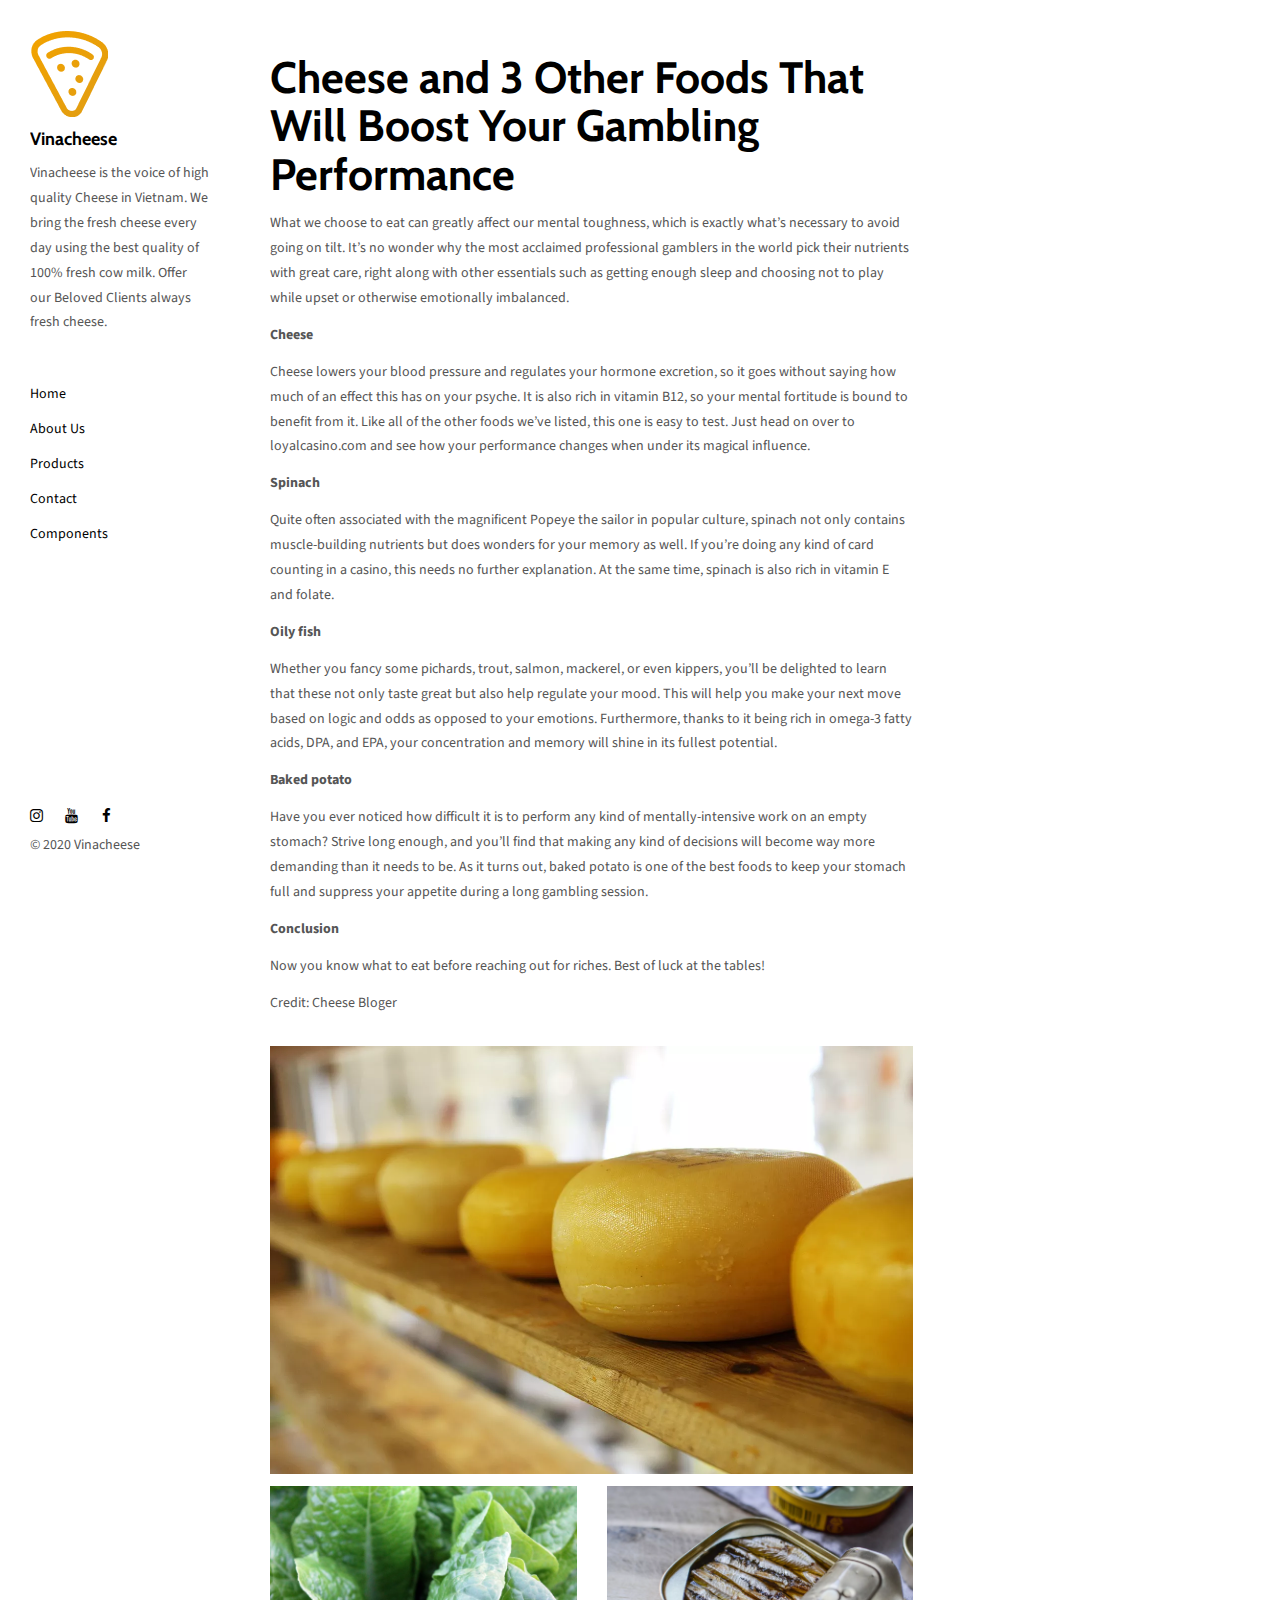
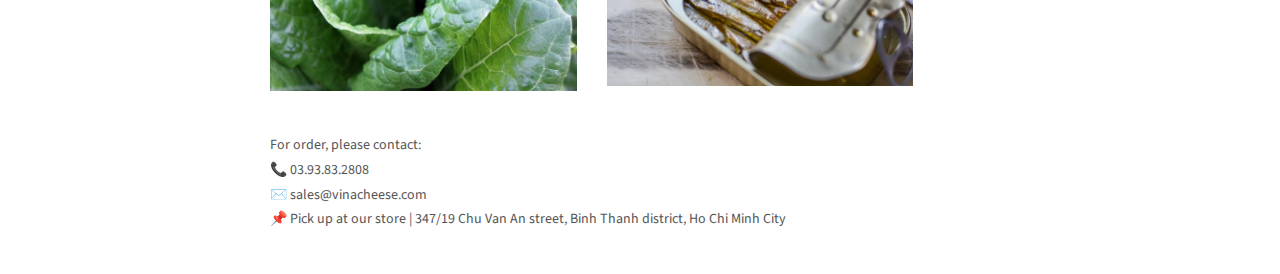
<file: vinacheese/product-5.html>
<!DOCTYPE html>
<html lang="en">

<head>
  <meta charset="UTF-8">
  <meta content="IE=edge" http-equiv="X-UA-Compatible">
  <meta content="width=device-width,initial-scale=1" name="viewport">
  <meta content="description" name="description">
  <meta name="google" content="notranslate" />
  <meta content="Vinacheese, pho mai tuoi viet, Vietnamese cheese" name="author">

  <!-- Disable tap highlight on IE -->
  <meta name="application-tap-highlight" content="no">

  <link href="./assets/apple-icon-180x180.png" rel="apple-touch-icon">
  <link href="./assets/images/favicon.ico" rel="icon">

  <title>Products</title>

  <link href="./main.82cfd66e.css" rel="stylesheet">
</head>

<body>

  <!-- Add your content of header -->
  <header class="">
    <div class="navbar navbar-default visible-xs">
      <button type="button" class="navbar-toggle collapsed">
        <span class="sr-only">Toggle navigation</span>
        <span class="icon-bar"></span>
        <span class="icon-bar"></span>
        <span class="icon-bar"></span>
      </button>
      <a href="./index.html" class="navbar-brand">Mashup Template</a>
    </div>

    <nav class="sidebar">
      <div class="navbar-collapse" id="navbar-collapse">
        <div class="site-header hidden-xs">
          <a class="site-brand" href="./index.html" title="">
            <img class="img-responsive site-logo" alt="" src="./assets/images/apple-icon-180x180.png">
            Vinacheese
          </a>
          <p>Vinacheese is the voice of high quality Cheese in Vietnam. We bring the fresh cheese every day using the best quality of 100% fresh cow milk. Offer our Beloved Clients always fresh cheese.</p>
        </div>
        <ul class="nav">
          <li><a href="./index.html" title="">Home</a></li>
          <li><a href="./about.html" title="">About Us</a></li>
          <li><a href="./products.html" title="">Products</a></li>
          <li><a href="./contact.html" title="">Contact</a></li>
          <li><a href="./components.html" title="">Components</a></li>

        </ul>

        <nav class="nav-footer">
          <p class="nav-footer-social-buttons">
            <a class="fa-icon" href="https://www.instagram.com/" title="">
              <i class="fa fa-instagram"></i>
            </a>
            <a class="fa-icon" href="https://www.youtube.com/" title="">
              <i class="fa fa-youtube"></i>
            </a>
            <a class="fa-icon" href="https://www.facebook.com/HandmadeinVN" title="">
              <i class="fa fa-facebook"></i>
            </a>
          </p>
          <p>© 2020 Vinacheese</p>
        </nav>
      </div>
    </nav>
  </header>
  <main class="" id="main-collapse">


    <div class="row">
      <div class="col-xs-12 col-md-8">

        <div class="section-container-spacer">
          <h1>Cheese and 3 Other Foods That Will Boost Your Gambling Performance
</h1>

<p>What we choose to eat can greatly affect our mental toughness, which is exactly what’s necessary to avoid going on tilt. It’s no wonder why the most acclaimed professional gamblers in the world pick their nutrients with great care, right along with other essentials such as getting enough sleep and choosing not to play while upset or otherwise emotionally imbalanced.
  <p><b>Cheese</b></p>
  <p>Cheese lowers your blood pressure and regulates your hormone excretion, so it goes without saying how much of an effect this has on your psyche. It is also rich in vitamin B12, so your mental fortitude is bound to benefit from it. Like all of the other foods we’ve listed, this one is easy to test. Just head on over to loyalcasino.com and see how your performance changes when under its magical influence.
</p>
<p><b>Spinach</b></p>
<p>Quite often associated with the magnificent Popeye the sailor in popular culture, spinach not only contains muscle-building nutrients but does wonders for your memory as well. If you’re doing any kind of card counting in a casino, this needs no further explanation. At the same time, spinach is also rich in vitamin E and folate.

</p>
<p><b>Oily fish</b></p>
<p>Whether you fancy some pichards, trout, salmon, mackerel, or even kippers, you’ll be delighted to learn that these not only taste great but also help regulate your mood. This will help you make your next move based on logic and odds as opposed to your emotions. Furthermore, thanks to it being rich in omega-3 fatty acids, DPA, and EPA, your concentration and memory will shine in its fullest potential.
</p>
<p><b>Baked potato</b></p>
<p>Have you ever noticed how difficult it is to perform any kind of mentally-intensive work on an empty stomach? Strive long enough, and you’ll find that making any kind of decisions will become way more demanding than it needs to be. As it turns out, baked potato is one of the best foods to keep your stomach full and suppress your appetite during a long gambling session.
</p>
<p><b>Conclusion</b></p>
<p>Now you know what to eat before reaching out for riches. Best of luck at the tables!</p>
<p>Credit: Cheese Bloger</p>

        </div>

        <div class="section-container-spacer">
          <p><img class="img-responsive" alt="" src="./assets/images/vinacheese-blog-1.webp"></p>
          <div class="row">
            <div class="col-xs-12 col-md-6">
              <p><img class="img-responsive" alt="" src="./assets/images/green-vegetables-vinacheese-blog-2.webp"></p>
            </div>
            <div class="col-xs-12 col-md-6">
              <p><img class="img-responsive" alt="" src="./assets/images/fish-vina-cheese-blog-3.webp"></p>
            </div>
          </div>
        </div>

        <p>For order, please contact:
          <br>📞 03.93.83.2808
          <br>✉️ sales@vinacheese.com
          <br>📌 Pick up at our store | 347/19 Chu Van An street, Binh Thanh district, Ho Chi Minh City</p>
      </div>

    </div>



  </main>

  <script>
    document.addEventListener("DOMContentLoaded", function(event) {
      navbarToggleSidebar();
      navActivePage();
    });
  </script>

  <!-- Google Analytics: change UA-XXXXX-X to be your site's ID

<script>
  (function (i, s, o, g, r, a, m) {
    i['GoogleAnalyticsObject'] = r; i[r] = i[r] || function () {
      (i[r].q = i[r].q || []).push(arguments)
    }, i[r].l = 1 * new Date(); a = s.createElement(o),
      m = s.getElementsByTagName(o)[0]; a.async = 1; a.src = g; m.parentNode.insertBefore(a, m)
  })(window, document, 'script', '//www.google-analytics.com/analytics.js', 'ga');
  ga('create', 'UA-XXXXX-X', 'auto');
  ga('send', 'pageview');
</script>

-->
  <script type="text/javascript" src="./main.85741bff.js"></script>
</body>

</html>
</file>
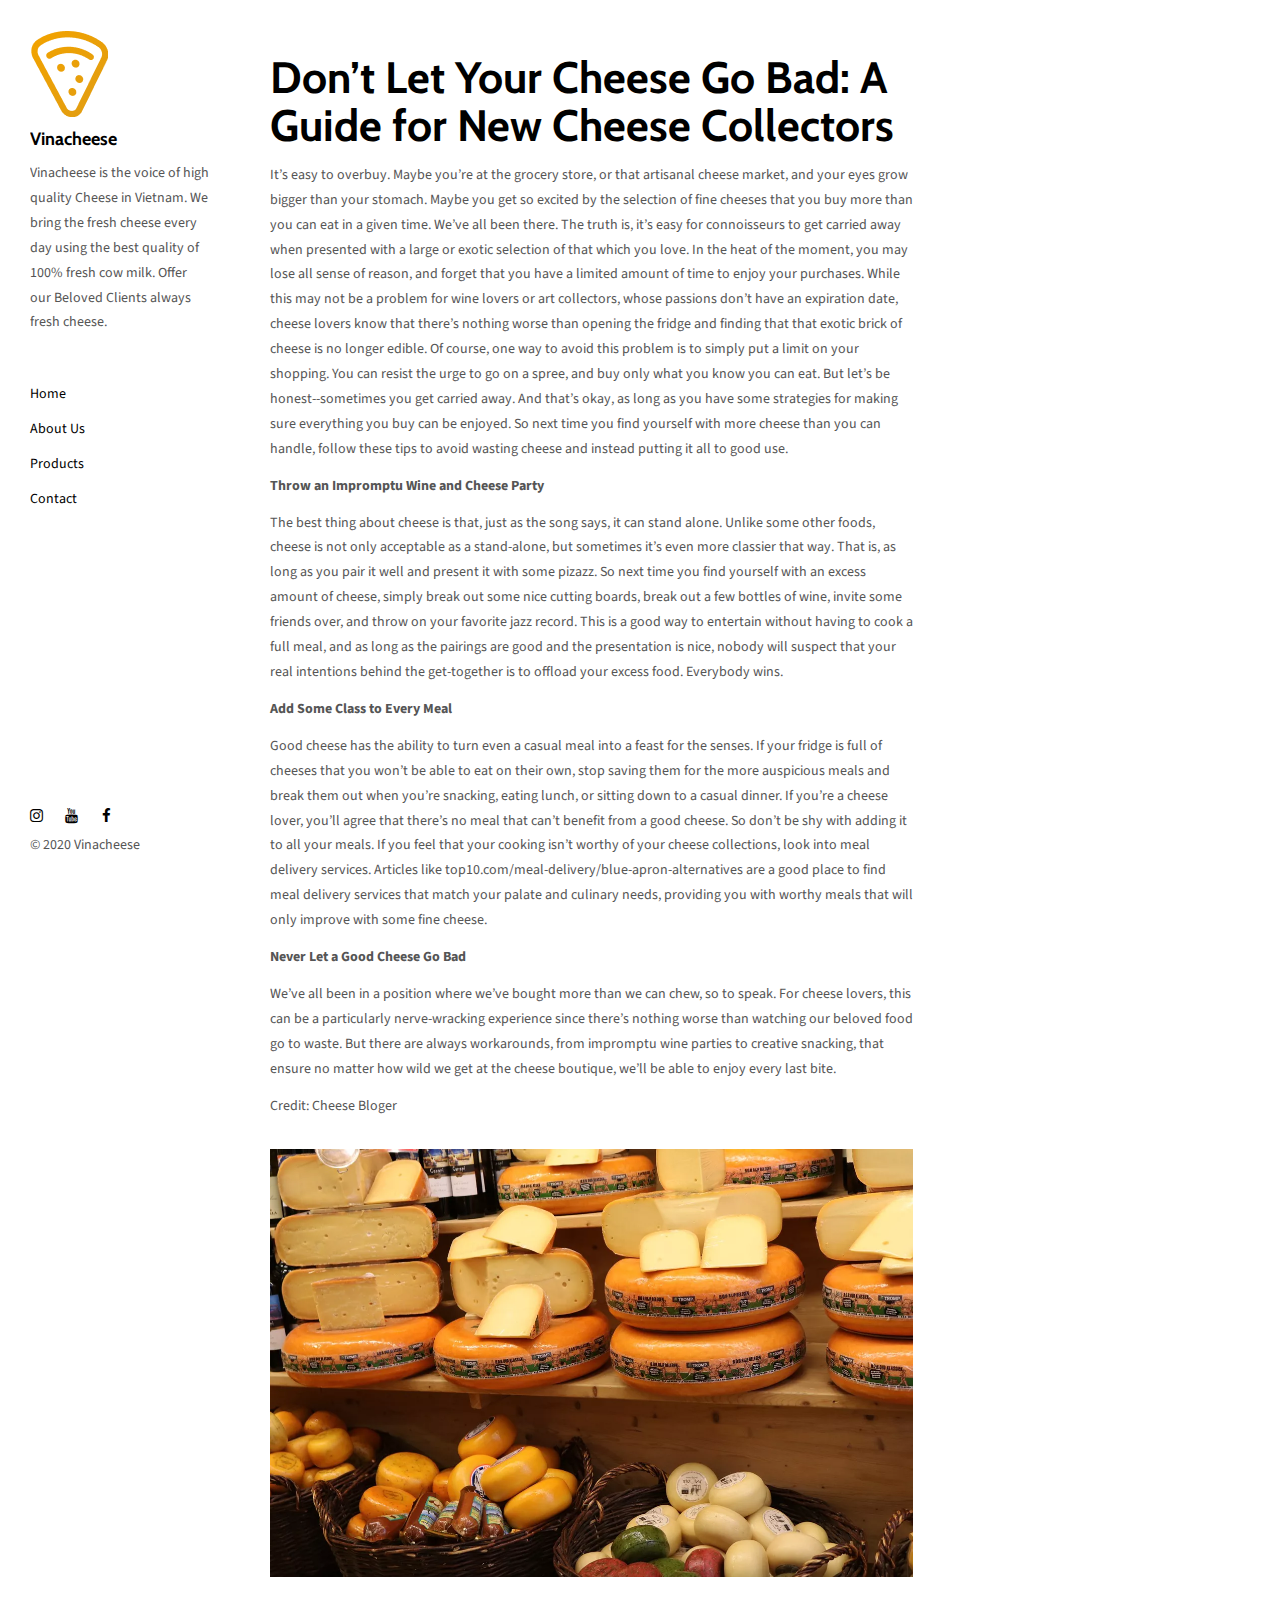
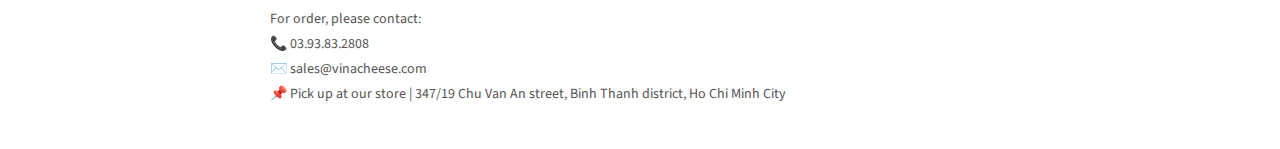
<file: vinacheese/product-6.html>
<!DOCTYPE html>
<html lang="en">

<head>
  <meta charset="UTF-8">
  <meta content="IE=edge" http-equiv="X-UA-Compatible">
  <meta content="width=device-width,initial-scale=1" name="viewport">
  <meta content="description" name="description">
  <meta name="google" content="notranslate" />
  <meta content="Vinacheese, pho mai tuoi viet, Vietnamese cheese" name="author">

  <!-- Disable tap highlight on IE -->
  <meta name="application-tap-highlight" content="no">

  <link href="./assets/apple-icon-180x180.png" rel="apple-touch-icon">
  <link href="./assets/images/favicon.ico" rel="icon">

  <title>Products</title>

  <link href="./main.82cfd66e.css" rel="stylesheet">
</head>

<body>

  <!-- Add your content of header -->
  <header class="">
    <div class="navbar navbar-default visible-xs">
      <button type="button" class="navbar-toggle collapsed">
        <span class="sr-only">Toggle navigation</span>
        <span class="icon-bar"></span>
        <span class="icon-bar"></span>
        <span class="icon-bar"></span>
      </button>
      <a href="./index.html" class="navbar-brand">Mashup Template</a>
    </div>

    <nav class="sidebar">
      <div class="navbar-collapse" id="navbar-collapse">
        <div class="site-header hidden-xs">
          <a class="site-brand" href="./index.html" title="">
            <img class="img-responsive site-logo" alt="" src="./assets/images/apple-icon-180x180.png">
            Vinacheese
          </a>
          <p>Vinacheese is the voice of high quality Cheese in Vietnam. We bring the fresh cheese every day using the best quality of 100% fresh cow milk. Offer our Beloved Clients always fresh cheese.</p>
        </div>
        <ul class="nav">
          <li><a href="./index.html" title="">Home</a></li>
          <li><a href="./about.html" title="">About Us</a></li>
          <li><a href="./products.html" title="">Products</a></li>
          <li><a href="./contact.html" title="">Contact</a></li>
        </ul>

        <nav class="nav-footer">
          <p class="nav-footer-social-buttons">
            <a class="fa-icon" href="https://www.instagram.com/" title="">
              <i class="fa fa-instagram"></i>
            </a>
            <a class="fa-icon" href="https://www.youtube.com/" title="">
              <i class="fa fa-youtube"></i>
            </a>
            <a class="fa-icon" href="https://www.facebook.com/HandmadeinVN" title="">
              <i class="fa fa-facebook"></i>
            </a>
          </p>
          <p>© 2020 Vinacheese</p>
        </nav>
      </div>
    </nav>
  </header>
  <main class="" id="main-collapse">


    <div class="row">
      <div class="col-xs-12 col-md-8">

        <div class="section-container-spacer">
          <h1>Don’t Let Your Cheese Go Bad: A Guide for New Cheese Collectors </h1>

          <p>It’s easy to overbuy. Maybe you’re at the grocery store, or that artisanal cheese market, and your eyes grow bigger than your stomach. Maybe you get so excited by the selection of fine cheeses that you buy more than you can eat in a given time. We’ve all been there.

The truth is, it’s easy for connoisseurs to get carried away when presented with a large or exotic selection of that which you love. In the heat of the moment, you may lose all sense of reason, and forget that you have a limited amount of time to enjoy your purchases. While this may not be a problem for wine lovers or art collectors, whose passions don’t have an expiration date, cheese lovers know that there’s nothing worse than opening the fridge and finding that that exotic brick of cheese is no longer edible.

Of course, one way to avoid this problem is to simply put a limit on your shopping. You can resist the urge to go on a spree, and buy only what you know you can eat. But let’s be honest--sometimes you get carried away. And that’s okay, as long as you have some strategies for making sure everything you buy can be enjoyed.

So next time you find yourself with more cheese than you can handle, follow these tips to avoid wasting cheese and instead putting it all to good use. </p>
<p><b>Throw an Impromptu Wine and Cheese Party </b></p>
<p>The best thing about cheese is that, just as the song says, it can stand alone. Unlike some other foods, cheese is not only acceptable as a stand-alone, but sometimes it’s even more classier that way. That is, as long as you pair it well and present it with some pizazz.
So next time you find yourself with an excess amount of cheese, simply break out some nice cutting boards, break out a few bottles of wine, invite some friends over, and throw on your favorite jazz record. This is a good way to entertain without having to cook a full meal, and as long as the pairings are good and the presentation is nice, nobody will suspect that your real intentions behind the get-together is to offload your excess food. Everybody wins. </p>
<p><b>Add Some Class to Every Meal </b></p>
<p>Good cheese has the ability to turn even a casual meal into a feast for the senses. If your fridge is full of cheeses that you won’t be able to eat on their own, stop saving them for the more auspicious meals and break them out when you’re snacking, eating lunch, or sitting down to a casual dinner.
If you’re a cheese lover, you’ll agree that there’s no meal that can’t benefit from a good cheese. So don’t be shy with adding it to all your meals. If you feel that your cooking isn’t worthy of your cheese collections, look into meal delivery services. Articles like  top10.com/meal-delivery/blue-apron-alternatives are a good place to find meal delivery services that match your palate and culinary needs, providing you with worthy meals that will only improve with some fine cheese.</p>
<p><b>Never Let a Good Cheese Go Bad</b></p>
<p>We’ve all been in a position where we’ve bought more than we can chew, so to speak. For cheese lovers, this can be a particularly nerve-wracking experience since there’s nothing worse than watching our beloved food go to waste. But there are always workarounds, from impromptu wine parties to creative snacking, that ensure no matter how wild we get at the cheese boutique, we’ll be able to enjoy every last bite.
</p>
<p>Credit: Cheese Bloger</p>
        </div>
        <div class="section-container-spacer">
          <p><img class="img-responsive" alt="" src="./assets/images/cheese-shop-vina-cheese-1.webp"></p>

        </div>

        <p>For order, please contact:
          <br>📞 03.93.83.2808
          <br>✉️ sales@vinacheese.com
          <br>📌 Pick up at our store | 347/19 Chu Van An street, Binh Thanh district, Ho Chi Minh City</p>
      </div>

    </div>



  </main>

  <script>
    document.addEventListener("DOMContentLoaded", function(event) {
      navbarToggleSidebar();
      navActivePage();
    });
  </script>

  <!-- Google Analytics: change UA-XXXXX-X to be your site's ID

<script>
  (function (i, s, o, g, r, a, m) {
    i['GoogleAnalyticsObject'] = r; i[r] = i[r] || function () {
      (i[r].q = i[r].q || []).push(arguments)
    }, i[r].l = 1 * new Date(); a = s.createElement(o),
      m = s.getElementsByTagName(o)[0]; a.async = 1; a.src = g; m.parentNode.insertBefore(a, m)
  })(window, document, 'script', '//www.google-analytics.com/analytics.js', 'ga');
  ga('create', 'UA-XXXXX-X', 'auto');
  ga('send', 'pageview');
</script>

-->
  <script type="text/javascript" src="./main.85741bff.js"></script>
</body>

</html>
</file>
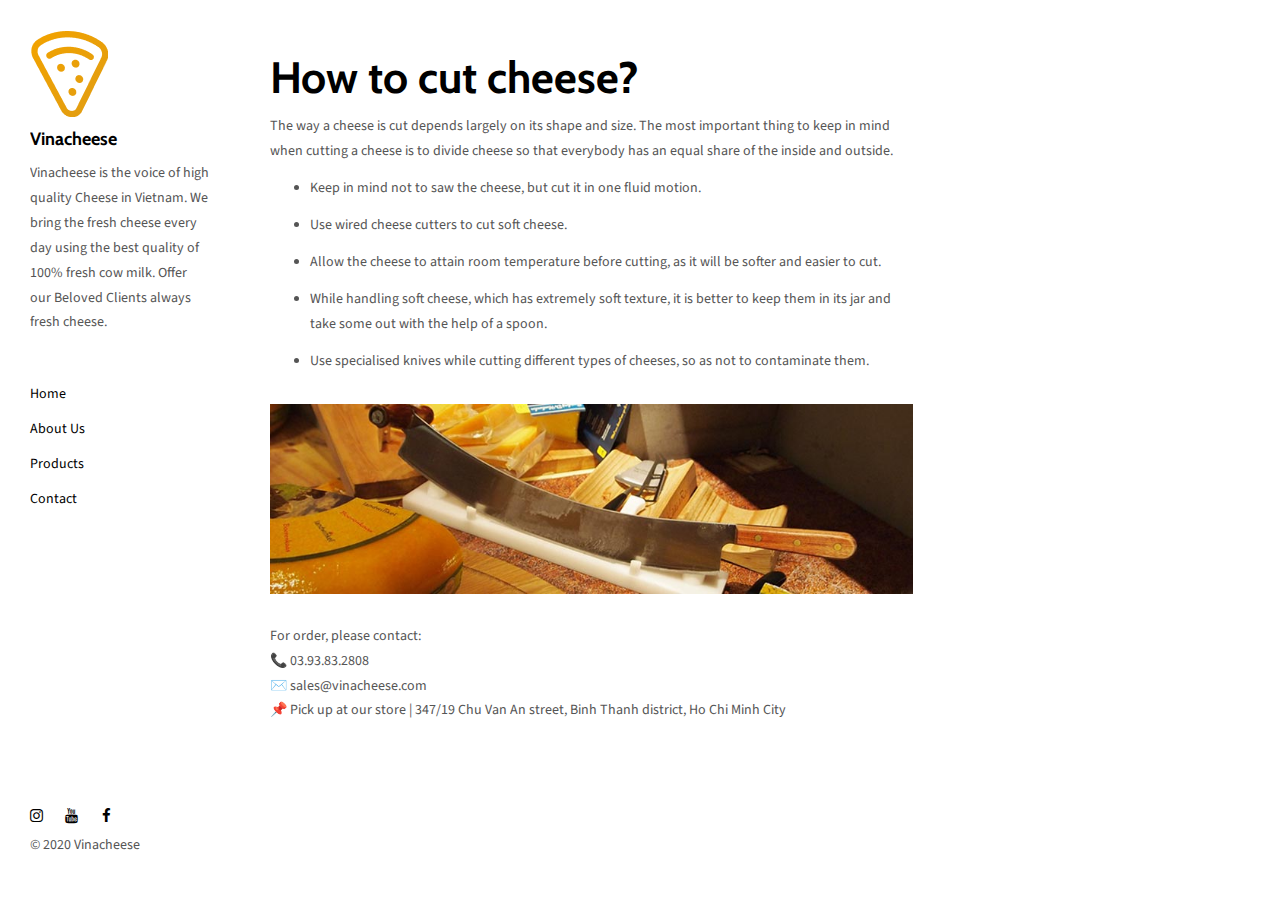
<file: vinacheese/product-7.html>
<!DOCTYPE html>
<html lang="en">

<head>
  <meta charset="UTF-8">
  <meta content="IE=edge" http-equiv="X-UA-Compatible">
  <meta content="width=device-width,initial-scale=1" name="viewport">
  <meta content="description" name="description">
  <meta name="google" content="notranslate" />
  <meta content="Vinacheese, pho mai tuoi viet, Vietnamese cheese" name="author">

  <!-- Disable tap highlight on IE -->
  <meta name="application-tap-highlight" content="no">

  <link href="./assets/apple-icon-180x180.png" rel="apple-touch-icon">
  <link href="./assets/images/favicon.ico" rel="icon">

  <title>Products</title>

  <link href="./main.82cfd66e.css" rel="stylesheet">
</head>

<body>

  <!-- Add your content of header -->
  <header class="">
    <div class="navbar navbar-default visible-xs">
      <button type="button" class="navbar-toggle collapsed">
        <span class="sr-only">Toggle navigation</span>
        <span class="icon-bar"></span>
        <span class="icon-bar"></span>
        <span class="icon-bar"></span>
      </button>
      <a href="./index.html" class="navbar-brand">Mashup Template</a>
    </div>

    <nav class="sidebar">
      <div class="navbar-collapse" id="navbar-collapse">
        <div class="site-header hidden-xs">
          <a class="site-brand" href="./index.html" title="">
            <img class="img-responsive site-logo" alt="" src="./assets/images/apple-icon-180x180.png">
            Vinacheese
          </a>
          <p>Vinacheese is the voice of high quality Cheese in Vietnam. We bring the fresh cheese every day using the best quality of 100% fresh cow milk. Offer our Beloved Clients always fresh cheese.</p>
        </div>
        <ul class="nav">
          <li><a href="./index.html" title="">Home</a></li>
          <li><a href="./about.html" title="">About Us</a></li>
          <li><a href="./products.html" title="">Products</a></li>
          <li><a href="./contact.html" title="">Contact</a></li>

        </ul>

        <nav class="nav-footer">
          <p class="nav-footer-social-buttons">
            <a class="fa-icon" href="https://www.instagram.com/" title="">
              <i class="fa fa-instagram"></i>
            </a>
            <a class="fa-icon" href="https://www.youtube.com/" title="">
              <i class="fa fa-youtube"></i>
            </a>
            <a class="fa-icon" href="https://www.facebook.com/HandmadeinVN" title="">
              <i class="fa fa-facebook"></i>
            </a>
          </p>
          <p>© 2020 Vinacheese</p>
        </nav>
      </div>
    </nav>
  </header>
  <main class="" id="main-collapse">


    <div class="row">
      <div class="col-xs-12 col-md-8">

        <div class="section-container-spacer">
          <h1>How to cut cheese?</h1>
          <p>The way a cheese is cut depends largely on its shape and size. The most important thing to keep in mind when cutting a cheese is to divide cheese so that everybody has an equal share of the inside and outside. </p>
          <ul>

            <li>
              <p>Keep in mind not to saw the cheese, but cut it in one fluid motion.</p>
            </li>

            <li>
              <p>Use wired cheese cutters to cut soft cheese.</p>
            </li>

            <li>
              <p>Allow the cheese to attain room temperature before cutting, as it will be softer and easier to cut.</p>
            </li>

            <li>
              <p>While handling soft cheese, which has extremely soft texture, it is better to keep them in its jar and take some out with the help of a spoon.</p>
            </li>

            <li>
              <p>Use specialised knives while cutting different types of cheeses, so as not to contaminate them.</p>
            </li>



          </ul>
        </div>

        <div class="section-container-spacer">
          <p><img class="img-responsive" alt="" src="./assets/images/cutting-img-vinacheese.jpg"></p>
        </div>

        <p>For order, please contact:
          <br>📞 03.93.83.2808
          <br>✉️ sales@vinacheese.com
          <br>📌 Pick up at our store | 347/19 Chu Van An street, Binh Thanh district, Ho Chi Minh City</p>
      </div>

    </div>



  </main>

  <script>
    document.addEventListener("DOMContentLoaded", function(event) {
      navbarToggleSidebar();
      navActivePage();
    });
  </script>

  <!-- Google Analytics: change UA-XXXXX-X to be your site's ID

<script>
  (function (i, s, o, g, r, a, m) {
    i['GoogleAnalyticsObject'] = r; i[r] = i[r] || function () {
      (i[r].q = i[r].q || []).push(arguments)
    }, i[r].l = 1 * new Date(); a = s.createElement(o),
      m = s.getElementsByTagName(o)[0]; a.async = 1; a.src = g; m.parentNode.insertBefore(a, m)
  })(window, document, 'script', '//www.google-analytics.com/analytics.js', 'ga');
  ga('create', 'UA-XXXXX-X', 'auto');
  ga('send', 'pageview');
</script>

-->
  <script type="text/javascript" src="./main.85741bff.js"></script>
</body>

</html>
</file>
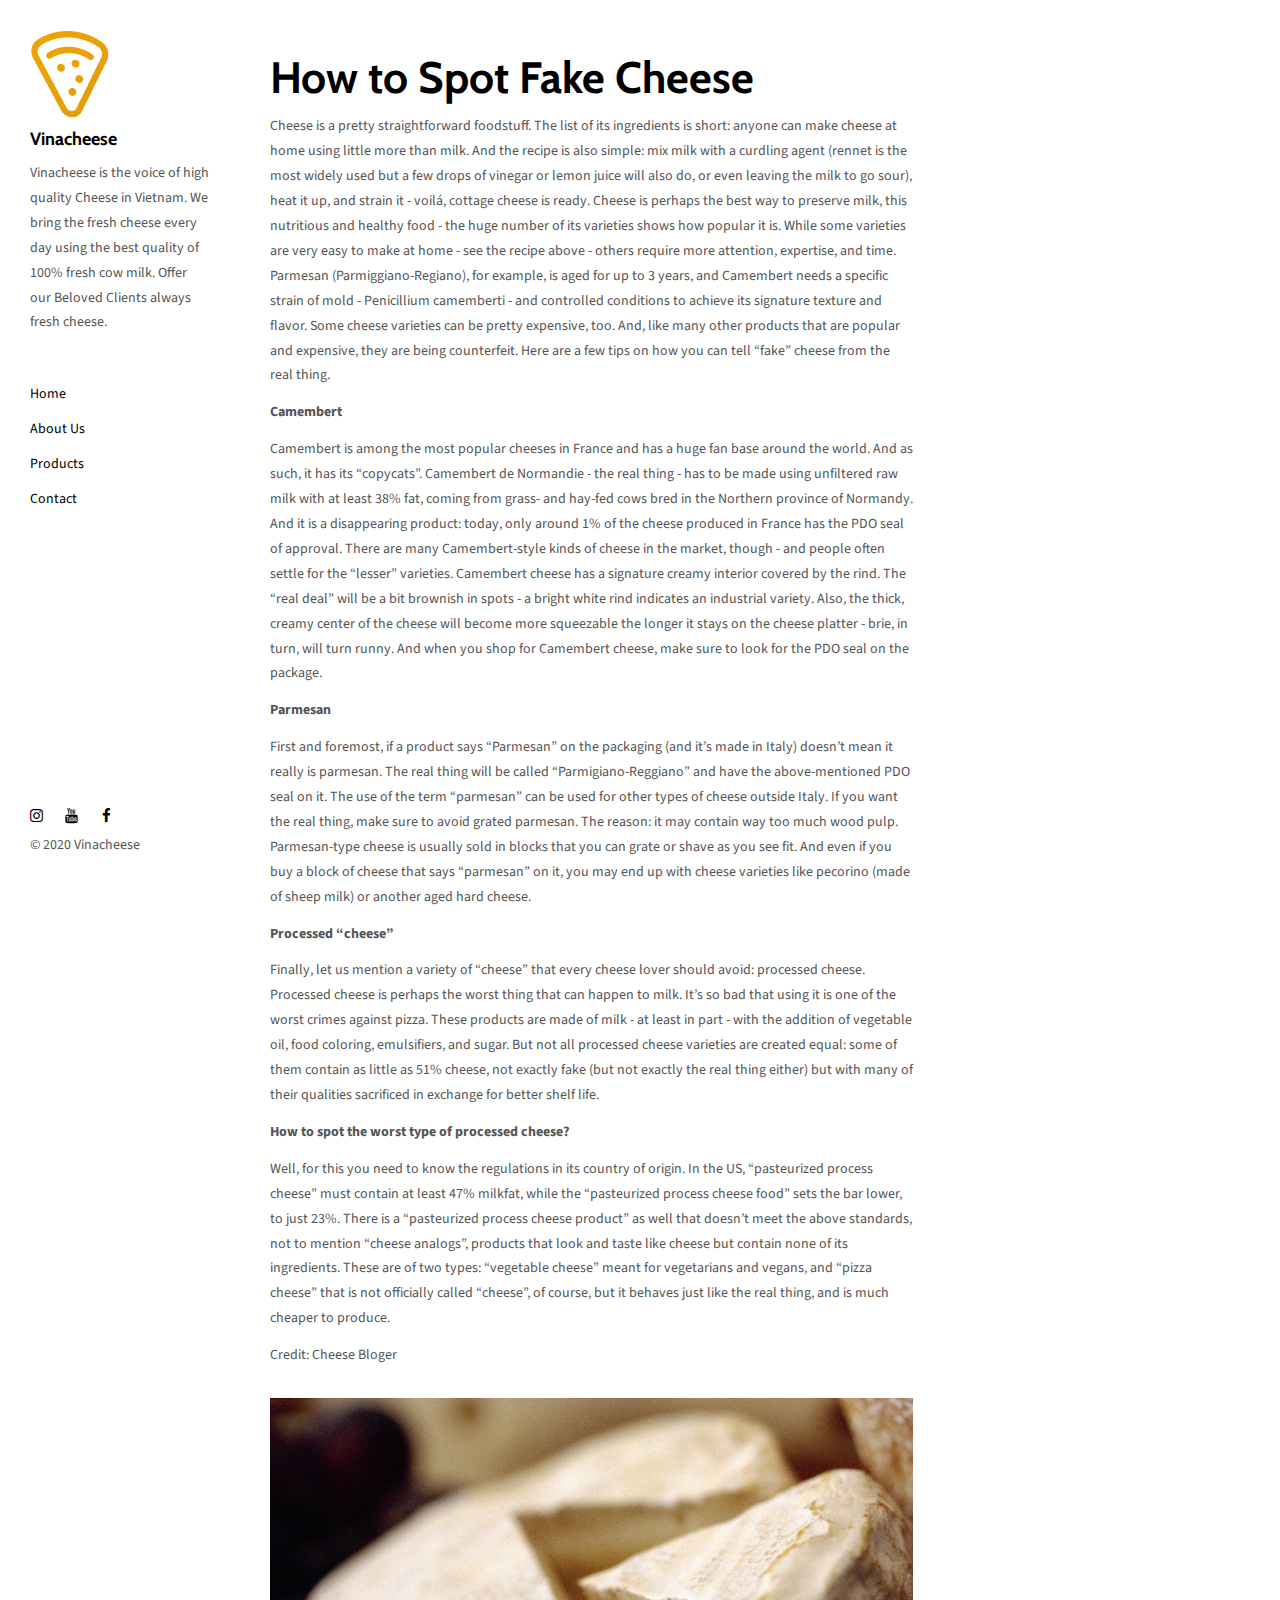
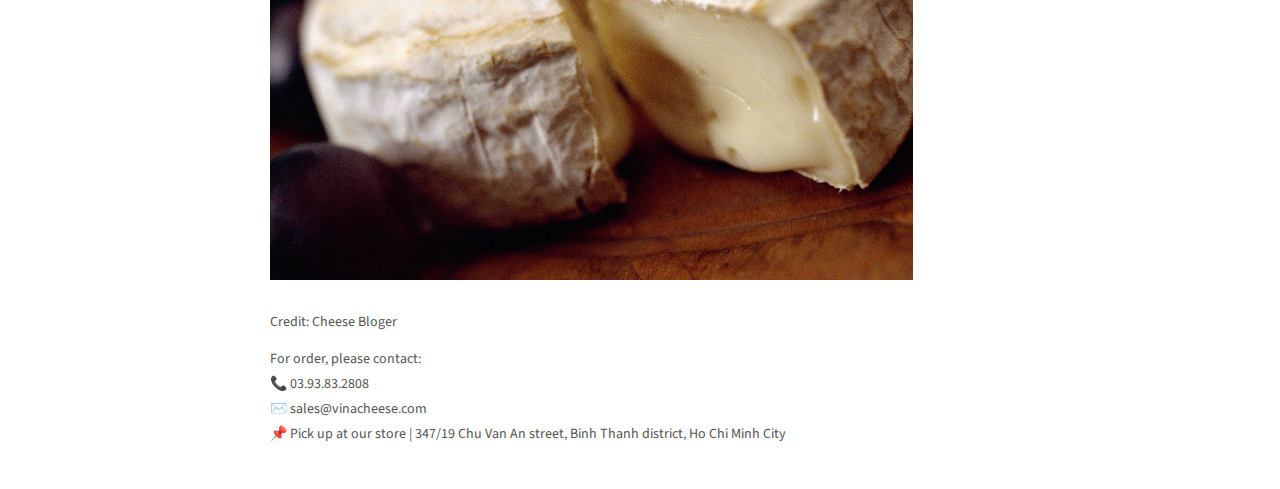
<file: vinacheese/product-8.html>
<!DOCTYPE html>
<html lang="en">

<head>
  <meta charset="UTF-8">
  <meta content="IE=edge" http-equiv="X-UA-Compatible">
  <meta content="width=device-width,initial-scale=1" name="viewport">
  <meta content="description" name="description">
  <meta name="google" content="notranslate" />
  <meta content="Vinacheese, pho mai tuoi viet, Vietnamese cheese" name="author">

  <!-- Disable tap highlight on IE -->
  <meta name="application-tap-highlight" content="no">

  <link href="./assets/apple-icon-180x180.png" rel="apple-touch-icon">
  <link href="./assets/images/favicon.ico" rel="icon">

  <title>Products</title>

  <link href="./main.82cfd66e.css" rel="stylesheet">
</head>

<body>

  <!-- Add your content of header -->
  <header class="">
    <div class="navbar navbar-default visible-xs">
      <button type="button" class="navbar-toggle collapsed">
        <span class="sr-only">Toggle navigation</span>
        <span class="icon-bar"></span>
        <span class="icon-bar"></span>
        <span class="icon-bar"></span>
      </button>
      <a href="./index.html" class="navbar-brand">Mashup Template</a>
    </div>

    <nav class="sidebar">
      <div class="navbar-collapse" id="navbar-collapse">
        <div class="site-header hidden-xs">
          <a class="site-brand" href="./index.html" title="">
            <img class="img-responsive site-logo" alt="" src="./assets/images/apple-icon-180x180.png">
            Vinacheese
          </a>
          <p>Vinacheese is the voice of high quality Cheese in Vietnam. We bring the fresh cheese every day using the best quality of 100% fresh cow milk. Offer our Beloved Clients always fresh cheese.</p>
        </div>
        <ul class="nav">
          <li><a href="./index.html" title="">Home</a></li>
          <li><a href="./about.html" title="">About Us</a></li>
          <li><a href="./products.html" title="">Products</a></li>
          <li><a href="./contact.html" title="">Contact</a></li>
        </ul>

        <nav class="nav-footer">
          <p class="nav-footer-social-buttons">
            <a class="fa-icon" href="https://www.instagram.com/" title="">
              <i class="fa fa-instagram"></i>
            </a>
            <a class="fa-icon" href="https://www.youtube.com/" title="">
              <i class="fa fa-youtube"></i>
            </a>
            <a class="fa-icon" href="https://www.facebook.com/HandmadeinVN" title="">
              <i class="fa fa-facebook"></i>
            </a>
          </p>
          <p>© 2020 Vinacheese</p>
        </nav>
      </div>
    </nav>
  </header>
  <main class="" id="main-collapse">


    <div class="row">
      <div class="col-xs-12 col-md-8">

        <div class="section-container-spacer">
          <h1>How to Spot Fake Cheese</h1>
          <p>
            Cheese is a pretty straightforward foodstuff. The list of its ingredients is short: anyone can make cheese at home using little more than milk.

            And the recipe is also simple: mix milk with a curdling agent (rennet is the most widely used but a few drops of vinegar or lemon juice will also do, or even leaving the milk to go sour), heat it up, and strain it - voilá, cottage cheese
            is ready. Cheese is perhaps the best way to preserve milk, this nutritious and healthy food - the huge number of its varieties shows how popular it is. While some varieties are very easy to make at home - see the recipe above - others
            require more attention, expertise, and time. Parmesan (Parmiggiano-Regiano), for example, is aged for up to 3 years, and Camembert needs a specific strain of mold - Penicillium camemberti - and controlled conditions to achieve its
            signature texture and flavor.

            Some cheese varieties can be pretty expensive, too. And, like many other products that are popular and expensive, they are being counterfeit. Here are a few tips on how you can tell “fake” cheese from the real thing.</p>
          <p><b>Camembert</b></p>
          <p>Camembert is among the most popular cheeses in France and has a huge fan base around the world. And as such, it has its “copycats”.

            Camembert de Normandie - the real thing - has to be made using unfiltered raw milk with at least 38% fat, coming from grass- and hay-fed cows bred in the Northern province of Normandy. And it is a disappearing product: today, only around
            1% of the cheese produced in France has the PDO seal of approval. There are many Camembert-style kinds of cheese in the market, though - and people often settle for the “lesser” varieties.

            Camembert cheese has a signature creamy interior covered by the rind. The “real deal” will be a bit brownish in spots - a bright white rind indicates an industrial variety. Also, the thick, creamy center of the cheese will become more
            squeezable the longer it stays on the cheese platter - brie, in turn, will turn runny. And when you shop for Camembert cheese, make sure to look for the PDO seal on the package.</p>
          <p><b>Parmesan</b></p>
          <p>First and foremost, if a product says “Parmesan” on the packaging (and it’s made in Italy) doesn’t mean it really is parmesan. The real thing will be called “Parmigiano-Reggiano” and have the above-mentioned PDO seal on it. The use of
            the term “parmesan” can be used for other types of cheese outside Italy. If you want the real thing, make sure to avoid grated parmesan. The reason: it may contain way too much wood pulp. Parmesan-type cheese is usually sold in blocks
            that you can grate or shave as you see fit. And even if you buy a block of cheese that says “parmesan” on it, you may
            end up with cheese varieties like pecorino (made of sheep milk) or another aged hard cheese.</p>
          <p><b>Processed “cheese”</b></p>
          <p>Finally, let us mention a variety of “cheese” that every cheese lover should avoid: processed cheese. Processed cheese is perhaps the worst thing that can happen to milk. It’s so bad that using it is one of the worst crimes against
            pizza. These products are made of milk - at least in part - with the addition of vegetable oil, food coloring, emulsifiers, and sugar. But not all processed cheese varieties are created equal: some of them contain as little as 51% cheese,
            not exactly fake (but not exactly the real thing either) but with many of their qualities sacrificed in exchange for better shelf life.</p>
          <p><b>How to spot the worst type of processed cheese?</b></p>
          <p>Well, for this you need to know the regulations in its country of origin. In the US, “pasteurized process cheese” must contain at least 47% milkfat, while the “pasteurized process cheese food” sets the bar lower, to just 23%. There is a
            “pasteurized process cheese product” as well that doesn’t meet the above standards, not to mention “cheese analogs”, products that look and taste like cheese but contain none of its ingredients. These are of two types: “vegetable cheese”
            meant for vegetarians and vegans, and “pizza cheese” that is not officially called “cheese”, of course, but it behaves just like the real thing, and is much cheaper to produce.</p>
          <p>Credit: Cheese Bloger</p>
        </div>

        <div class="section-container-spacer">
          <p><img class="img-responsive" alt="" src="./assets/images/camembert-cheese-vina.jpg"></p>
        </div>

      <p>Credit: Cheese Bloger</p>
      <p>For order, please contact:
        <br>📞 03.93.83.2808
        <br>✉️ sales@vinacheese.com
        <br>📌 Pick up at our store | 347/19 Chu Van An street, Binh Thanh district, Ho Chi Minh City</p>


    </div>



  </main>

  <script>
    document.addEventListener("DOMContentLoaded", function(event) {
      navbarToggleSidebar();
      navActivePage();
    });
  </script>

  <!-- Google Analytics: change UA-XXXXX-X to be your site's ID

<script>
  (function (i, s, o, g, r, a, m) {
    i['GoogleAnalyticsObject'] = r; i[r] = i[r] || function () {
      (i[r].q = i[r].q || []).push(arguments)
    }, i[r].l = 1 * new Date(); a = s.createElement(o),
      m = s.getElementsByTagName(o)[0]; a.async = 1; a.src = g; m.parentNode.insertBefore(a, m)
  })(window, document, 'script', '//www.google-analytics.com/analytics.js', 'ga');
  ga('create', 'UA-XXXXX-X', 'auto');
  ga('send', 'pageview');
</script>

-->
  <script type="text/javascript" src="./main.85741bff.js"></script>
</body>

</html>
</file>
<file: CSS - My Site/css/styles.css>
body {
  color: #52575d;
  background-color: #f1f3f8;
  margin: 0;
  text-align: center;
  font-family: 'Merriweather', serif;
}

h1 {
  color: #fff;
  font-size: 5.625rem;
  margin-top: 50px auto 0 auto;
  font-family: 'Sacramento', cursive;

}

h2 {
  color: #343a40;
  font-size: 2.5rem;
  font-family: 'Montserrat', sans-serif;
  font-weight: normal;
  padding-bottom: 10px;
}

h3 {
  color: #1b262c;
  font-family: 'Montserrat', sans-serif;
}

h4 {
  font-size:35px;
  color: #fff;
}

p{
  line-height: 2;
}

hr {
  border: dotted #1b262c 6px;
  margin: 30px auto;
  border-bottom: none;
  width: 4%;
}

a{
  color: #fff;
  font-family: 'Montserrat', sans-serif;
  margin: 10px 20px;
  text-decoration: none;
}

a:hover {
  color: #EAF6F6;
}
.top-container {
  background-color: #1a1c20;
  position: relative;
  padding-top: 100px;
}

.middle-container {
  margin: 100px 0;

  background-color: #f1f3f8;

}

.bottom-container {
  background-color: #1a1c20;
  padding: 50px 0 20px;


}

.skill-row {
  width: 50%;
  margin: 100px auto 100px;
  text-align: left;
}


.intro {
  width: 30%;
  margin: auto;

}

.contact-message {
  width: 40%;
  margin: 40px auto 60px;
}

.copyright {
  color: #EAF6F6;
  font-size: 0.75rem;
  padding: 20px auto;
}
.top-cloud {
  position: absolute;
  right: 300px;
  top: 40px;
}

.bottom-cloud {
  position: absolute;
  left: 250px;
  bottom: 300px;
}

.code-img {
  width: 15%;
  float: left;
  margin-right: 20px;
}
.product-img {
  width: 15%;
  float: right;
  margin-left: 20px;
}

.btn {
  background: #11cdd4;
  background-image: -webkit-linear-gradient(top, #11cdd4, #11999e);
  background-image: -moz-linear-gradient(top, #11cdd4, #11999e);
  background-image: -ms-linear-gradient(top, #11cdd4, #11999e);
  background-image: -o-linear-gradient(top, #11cdd4, #11999e);
  background-image: linear-gradient(to bottom, #11cdd4, #11999e);
  -webkit-border-radius: 8;
  -moz-border-radius: 8;
  border-radius: 8px;
  font-family: 'Montserrat', sans-serif;
  color: #ffffff;
  font-size: 20px;
  padding: 10px 20px 10px 20px;
  text-decoration: none;
}

.btn:hover {
  background: #30e3cb;
  background-image: -webkit-linear-gradient(top, #30e3cb, #2bc4ad);
  background-image: -moz-linear-gradient(top, #30e3cb, #2bc4ad);
  background-image: -ms-linear-gradient(top, #30e3cb, #2bc4ad);
  background-image: -o-linear-gradient(top, #30e3cb, #2bc4ad);
  background-image: linear-gradient(to bottom, #30e3cb, #2bc4ad);
  text-decoration: none;
}
</file>
<file: vinacheese/main.82cfd66e.css>
@import url(https://fonts.googleapis.com/css?family=Cabin:400,700|Source+Sans+Pro:400,700);@import url(https://maxcdn.bootstrapcdn.com/font-awesome/4.7.0/css/font-awesome.min.css);/*!
 * Bootstrap v3.3.7 (http://getbootstrap.com)
 * Copyright 2011-2016 Twitter, Inc.
 * Licensed under MIT (https://github.com/twbs/bootstrap/blob/master/LICENSE)
 */
/*! normalize.css v3.0.3 | MIT License | github.com/necolas/normalize.css */html{font-family:sans-serif;-ms-text-size-adjust:100%;-webkit-text-size-adjust:100%}body{margin:0}article,aside,details,figcaption,figure,footer,header,hgroup,main,menu,nav,section,summary{display:block}audio,canvas,progress,video{display:inline-block;vertical-align:baseline}audio:not([controls]){display:none;height:0}[hidden],template{display:none}a{background-color:transparent}a:active,a:hover{outline:0}abbr[title]{border-bottom:1px dotted}b,strong{font-weight:700}dfn{font-style:italic}h1{font-size:2em;margin:.67em 0}mark{background:#ff0;color:#000}small{font-size:80%}sub,sup{font-size:75%;line-height:0;position:relative;vertical-align:baseline}sup{top:-.5em}sub{bottom:-.25em}img{border:0}svg:not(:root){overflow:hidden}figure{margin:1em 40px}hr{box-sizing:content-box;height:0}pre{overflow:auto}code,kbd,pre,samp{font-family:monospace,monospace;font-size:1em}button,input,optgroup,select,textarea{color:inherit;font:inherit;margin:0}button{overflow:visible}button,select{text-transform:none}button,html input[type=button],input[type=reset],input[type=submit]{-webkit-appearance:button;cursor:pointer}button[disabled],html input[disabled]{cursor:default}button::-moz-focus-inner,input::-moz-focus-inner{border:0;padding:0}input{line-height:normal}input[type=checkbox],input[type=radio]{box-sizing:border-box;padding:0}input[type=number]::-webkit-inner-spin-button,input[type=number]::-webkit-outer-spin-button{height:auto}input[type=search]{-webkit-appearance:textfield;box-sizing:content-box}input[type=search]::-webkit-search-cancel-button,input[type=search]::-webkit-search-decoration{-webkit-appearance:none}fieldset{border:1px solid silver;margin:0 2px;padding:.35em .625em .75em}textarea{overflow:auto}optgroup{font-weight:700}table{border-collapse:collapse;border-spacing:0}td,th{padding:0}

/*! Source: https://github.com/h5bp/html5-boilerplate/blob/master/src/css/main.css */@media print{*,:after,:before{background:transparent!important;color:#000!important;box-shadow:none!important;text-shadow:none!important}a,a:visited{text-decoration:underline}a[href]:after{content:" (" attr(href) ")"}abbr[title]:after{content:" (" attr(title) ")"}a[href^="#"]:after,a[href^="javascript:"]:after{content:""}blockquote,pre{border:1px solid #999;page-break-inside:avoid}thead{display:table-header-group}img,tr{page-break-inside:avoid}img{max-width:100%!important}h2,h3,p{orphans:3;widows:3}h2,h3{page-break-after:avoid}.navbar{display:none}.btn>.caret,.dropup>.btn>.caret{border-top-color:#000!important}.label{border:1px solid #000}.table{border-collapse:collapse!important}.table td,.table th{background-color:#fff!important}.table-bordered td,.table-bordered th{border:1px solid #ddd!important}}*,:after,:before{-webkit-box-sizing:border-box;-moz-box-sizing:border-box;box-sizing:border-box}html{font-size:10px;-webkit-tap-highlight-color:transparent}body{font-family:Source Sans Pro,Helvetica,Arial,sans-serif;font-size:14px;line-height:1.78;color:#555;background-color:#fff}button,input,select,textarea{font-family:inherit;font-size:inherit;line-height:inherit}a{color:#ff6360;text-decoration:none}a:focus,a:hover{color:#ff1814;text-decoration:underline}a:focus{outline:5px auto -webkit-focus-ring-color;outline-offset:-2px}figure{margin:0}img{vertical-align:middle}.img-responsive{display:block;max-width:100%;height:auto}.img-rounded{border-radius:2px}.img-thumbnail{padding:4px;line-height:1.78;background-color:#fff;border:1px solid #ddd;border-radius:2px;-webkit-transition:all .2s ease-in-out;-o-transition:all .2s ease-in-out;transition:all .2s ease-in-out;display:inline-block;max-width:100%;height:auto}.img-circle{border-radius:50%}hr{margin-top:24px;margin-bottom:24px;border:0;border-top:1px solid #eee}.sr-only{position:absolute;width:1px;height:1px;margin:-1px;padding:0;overflow:hidden;clip:rect(0,0,0,0);border:0}.sr-only-focusable:active,.sr-only-focusable:focus{position:static;width:auto;height:auto;margin:0;overflow:visible;clip:auto}[role=button]{cursor:pointer}.h1,.h2,.h3,.h4,.h5,.h6,h1,h2,h3,h4,h5,h6{font-family:Cabin,Helvetica,Arial,sans-serif;font-weight:700;line-height:1.1;color:#000}.h1 .small,.h1 small,.h2 .small,.h2 small,.h3 .small,.h3 small,.h4 .small,.h4 small,.h5 .small,.h5 small,.h6 .small,.h6 small,h1 .small,h1 small,h2 .small,h2 small,h3 .small,h3 small,h4 .small,h4 small,h5 .small,h5 small,h6 .small,h6 small{font-weight:400;line-height:1;color:#777}.h1,.h2,.h3,h1,h2,h3{margin-top:24px;margin-bottom:12px}.h1 .small,.h1 small,.h2 .small,.h2 small,.h3 .small,.h3 small,h1 .small,h1 small,h2 .small,h2 small,h3 .small,h3 small{font-size:65%}.h4,.h5,.h6,h4,h5,h6{margin-top:12px;margin-bottom:12px}.h4 .small,.h4 small,.h5 .small,.h5 small,.h6 .small,.h6 small,h4 .small,h4 small,h5 .small,h5 small,h6 .small,h6 small{font-size:75%}.h1,h1{font-size:44px}.h2,h2{font-size:33px}.h3,h3{font-size:25px}.h4,h4{font-size:19px}.h5,h5{font-size:14px}.h6,h6{font-size:12px}p{margin:0 0 12px}.lead{margin-bottom:24px;font-size:16px;font-weight:300;line-height:1.4}@media (min-width:768px){.lead{font-size:21px}}.small,small{font-size:85%}.mark,mark{background-color:#fcf8e3;padding:.2em}.text-left{text-align:left}.text-right{text-align:right}.text-center{text-align:center}.text-justify{text-align:justify}.text-nowrap{white-space:nowrap}.text-lowercase{text-transform:lowercase}.initialism,.text-uppercase{text-transform:uppercase}.text-capitalize{text-transform:capitalize}.text-muted{color:#777}.text-primary{color:#ff6360}a.text-primary:focus,a.text-primary:hover{color:#ff312d}.text-success{color:#fff}a.text-success:focus,a.text-success:hover{color:#e6e6e6}.text-info{color:#31708f}a.text-info:focus,a.text-info:hover{color:#245269}.text-warning{color:#8a6d3b}a.text-warning:focus,a.text-warning:hover{color:#66512c}.text-danger{color:#fff}a.text-danger:focus,a.text-danger:hover{color:#e6e6e6}.bg-primary{color:#fff;background-color:#ff6360}a.bg-primary:focus,a.bg-primary:hover{background-color:#ff312d}.bg-success{background-color:#57ce6e}a.bg-success:focus,a.bg-success:hover{background-color:#37bb50}.bg-info{background-color:#d9edf7}a.bg-info:focus,a.bg-info:hover{background-color:#afd9ee}.bg-warning{background-color:#fcf8e3}a.bg-warning:focus,a.bg-warning:hover{background-color:#f7ecb5}.bg-danger{background-color:#ee624b}a.bg-danger:focus,a.bg-danger:hover{background-color:#ea391c}.page-header{padding-bottom:11px;margin:48px 0 24px;border-bottom:1px solid #eee}ol,ul{margin-top:0;margin-bottom:12px}ol ol,ol ul,ul ol,ul ul{margin-bottom:0}.list-inline,.list-unstyled{padding-left:0;list-style:none}.list-inline{margin-left:-5px}.list-inline>li{display:inline-block;padding-left:5px;padding-right:5px}dl{margin-top:0;margin-bottom:24px}dd,dt{line-height:1.78}dt{font-weight:700}dd{margin-left:0}.dl-horizontal dd:after,.dl-horizontal dd:before{content:" ";display:table}.dl-horizontal dd:after{clear:both}@media (min-width:768px){.dl-horizontal dt{float:left;width:160px;clear:left;text-align:right;overflow:hidden;text-overflow:ellipsis;white-space:nowrap}.dl-horizontal dd{margin-left:180px}}abbr[data-original-title],abbr[title]{cursor:help;border-bottom:1px dotted #777}.initialism{font-size:90%}blockquote{padding:12px 24px;margin:0 0 24px;font-size:17.5px;border-left:5px solid #eee}blockquote ol:last-child,blockquote p:last-child,blockquote ul:last-child{margin-bottom:0}blockquote .small,blockquote footer,blockquote small{display:block;font-size:80%;line-height:1.78;color:#777}blockquote .small:before,blockquote footer:before,blockquote small:before{content:"\2014   \A0"}.blockquote-reverse,blockquote.pull-right{padding-right:15px;padding-left:0;border-right:5px solid #eee;border-left:0;text-align:right}.blockquote-reverse .small:before,.blockquote-reverse footer:before,.blockquote-reverse small:before,blockquote.pull-right .small:before,blockquote.pull-right footer:before,blockquote.pull-right small:before{content:""}.blockquote-reverse .small:after,.blockquote-reverse footer:after,.blockquote-reverse small:after,blockquote.pull-right .small:after,blockquote.pull-right footer:after,blockquote.pull-right small:after{content:"\A0   \2014"}address{margin-bottom:24px;font-style:normal;line-height:1.78}code,kbd,pre,samp{font-family:Menlo,Monaco,Consolas,Courier New,monospace}code{color:#c7254e;background-color:#f9f2f4}code,kbd{padding:2px 4px;font-size:90%;border-radius:2px}kbd{color:#fff;background-color:#333;box-shadow:inset 0 -1px 0 rgba(0,0,0,.25)}kbd kbd{padding:0;font-size:100%;font-weight:700;box-shadow:none}pre{display:block;padding:11.5px;margin:0 0 12px;font-size:13px;line-height:1.78;word-break:break-all;word-wrap:break-word;color:#333;background-color:#f5f5f5;border:1px solid #ccc;border-radius:2px}pre code{padding:0;font-size:inherit;color:inherit;white-space:pre-wrap;background-color:transparent;border-radius:0}.pre-scrollable{max-height:340px;overflow-y:scroll}.container{margin-right:auto;margin-left:auto;padding-left:15px;padding-right:15px}.container:after,.container:before{content:" ";display:table}.container:after{clear:both}@media (min-width:768px){.container{width:750px}}@media (min-width:992px){.container{width:970px}}@media (min-width:1200px){.container{width:1170px}}.container-fluid{margin-right:auto;margin-left:auto;padding-left:15px;padding-right:15px}.container-fluid:after,.container-fluid:before{content:" ";display:table}.container-fluid:after{clear:both}.row{margin-left:-15px;margin-right:-15px}.row:after,.row:before{content:" ";display:table}.row:after{clear:both}.col-lg-1,.col-lg-2,.col-lg-3,.col-lg-4,.col-lg-5,.col-lg-6,.col-lg-7,.col-lg-8,.col-lg-9,.col-lg-10,.col-lg-11,.col-lg-12,.col-md-1,.col-md-2,.col-md-3,.col-md-4,.col-md-5,.col-md-6,.col-md-7,.col-md-8,.col-md-9,.col-md-10,.col-md-11,.col-md-12,.col-sm-1,.col-sm-2,.col-sm-3,.col-sm-4,.col-sm-5,.col-sm-6,.col-sm-7,.col-sm-8,.col-sm-9,.col-sm-10,.col-sm-11,.col-sm-12,.col-xs-1,.col-xs-2,.col-xs-3,.col-xs-4,.col-xs-5,.col-xs-6,.col-xs-7,.col-xs-8,.col-xs-9,.col-xs-10,.col-xs-11,.col-xs-12{position:relative;min-height:1px;padding-left:15px;padding-right:15px}.col-xs-1,.col-xs-2,.col-xs-3,.col-xs-4,.col-xs-5,.col-xs-6,.col-xs-7,.col-xs-8,.col-xs-9,.col-xs-10,.col-xs-11,.col-xs-12{float:left}.col-xs-1{width:8.33333%}.col-xs-2{width:16.66667%}.col-xs-3{width:25%}.col-xs-4{width:33.33333%}.col-xs-5{width:41.66667%}.col-xs-6{width:50%}.col-xs-7{width:58.33333%}.col-xs-8{width:66.66667%}.col-xs-9{width:75%}.col-xs-10{width:83.33333%}.col-xs-11{width:91.66667%}.col-xs-12{width:100%}.col-xs-pull-0{right:auto}.col-xs-pull-1{right:8.33333%}.col-xs-pull-2{right:16.66667%}.col-xs-pull-3{right:25%}.col-xs-pull-4{right:33.33333%}.col-xs-pull-5{right:41.66667%}.col-xs-pull-6{right:50%}.col-xs-pull-7{right:58.33333%}.col-xs-pull-8{right:66.66667%}.col-xs-pull-9{right:75%}.col-xs-pull-10{right:83.33333%}.col-xs-pull-11{right:91.66667%}.col-xs-pull-12{right:100%}.col-xs-push-0{left:auto}.col-xs-push-1{left:8.33333%}.col-xs-push-2{left:16.66667%}.col-xs-push-3{left:25%}.col-xs-push-4{left:33.33333%}.col-xs-push-5{left:41.66667%}.col-xs-push-6{left:50%}.col-xs-push-7{left:58.33333%}.col-xs-push-8{left:66.66667%}.col-xs-push-9{left:75%}.col-xs-push-10{left:83.33333%}.col-xs-push-11{left:91.66667%}.col-xs-push-12{left:100%}.col-xs-offset-0{margin-left:0}.col-xs-offset-1{margin-left:8.33333%}.col-xs-offset-2{margin-left:16.66667%}.col-xs-offset-3{margin-left:25%}.col-xs-offset-4{margin-left:33.33333%}.col-xs-offset-5{margin-left:41.66667%}.col-xs-offset-6{margin-left:50%}.col-xs-offset-7{margin-left:58.33333%}.col-xs-offset-8{margin-left:66.66667%}.col-xs-offset-9{margin-left:75%}.col-xs-offset-10{margin-left:83.33333%}.col-xs-offset-11{margin-left:91.66667%}.col-xs-offset-12{margin-left:100%}@media (min-width:768px){.col-sm-1,.col-sm-2,.col-sm-3,.col-sm-4,.col-sm-5,.col-sm-6,.col-sm-7,.col-sm-8,.col-sm-9,.col-sm-10,.col-sm-11,.col-sm-12{float:left}.col-sm-1{width:8.33333%}.col-sm-2{width:16.66667%}.col-sm-3{width:25%}.col-sm-4{width:33.33333%}.col-sm-5{width:41.66667%}.col-sm-6{width:50%}.col-sm-7{width:58.33333%}.col-sm-8{width:66.66667%}.col-sm-9{width:75%}.col-sm-10{width:83.33333%}.col-sm-11{width:91.66667%}.col-sm-12{width:100%}.col-sm-pull-0{right:auto}.col-sm-pull-1{right:8.33333%}.col-sm-pull-2{right:16.66667%}.col-sm-pull-3{right:25%}.col-sm-pull-4{right:33.33333%}.col-sm-pull-5{right:41.66667%}.col-sm-pull-6{right:50%}.col-sm-pull-7{right:58.33333%}.col-sm-pull-8{right:66.66667%}.col-sm-pull-9{right:75%}.col-sm-pull-10{right:83.33333%}.col-sm-pull-11{right:91.66667%}.col-sm-pull-12{right:100%}.col-sm-push-0{left:auto}.col-sm-push-1{left:8.33333%}.col-sm-push-2{left:16.66667%}.col-sm-push-3{left:25%}.col-sm-push-4{left:33.33333%}.col-sm-push-5{left:41.66667%}.col-sm-push-6{left:50%}.col-sm-push-7{left:58.33333%}.col-sm-push-8{left:66.66667%}.col-sm-push-9{left:75%}.col-sm-push-10{left:83.33333%}.col-sm-push-11{left:91.66667%}.col-sm-push-12{left:100%}.col-sm-offset-0{margin-left:0}.col-sm-offset-1{margin-left:8.33333%}.col-sm-offset-2{margin-left:16.66667%}.col-sm-offset-3{margin-left:25%}.col-sm-offset-4{margin-left:33.33333%}.col-sm-offset-5{margin-left:41.66667%}.col-sm-offset-6{margin-left:50%}.col-sm-offset-7{margin-left:58.33333%}.col-sm-offset-8{margin-left:66.66667%}.col-sm-offset-9{margin-left:75%}.col-sm-offset-10{margin-left:83.33333%}.col-sm-offset-11{margin-left:91.66667%}.col-sm-offset-12{margin-left:100%}}@media (min-width:992px){.col-md-1,.col-md-2,.col-md-3,.col-md-4,.col-md-5,.col-md-6,.col-md-7,.col-md-8,.col-md-9,.col-md-10,.col-md-11,.col-md-12{float:left}.col-md-1{width:8.33333%}.col-md-2{width:16.66667%}.col-md-3{width:25%}.col-md-4{width:33.33333%}.col-md-5{width:41.66667%}.col-md-6{width:50%}.col-md-7{width:58.33333%}.col-md-8{width:66.66667%}.col-md-9{width:75%}.col-md-10{width:83.33333%}.col-md-11{width:91.66667%}.col-md-12{width:100%}.col-md-pull-0{right:auto}.col-md-pull-1{right:8.33333%}.col-md-pull-2{right:16.66667%}.col-md-pull-3{right:25%}.col-md-pull-4{right:33.33333%}.col-md-pull-5{right:41.66667%}.col-md-pull-6{right:50%}.col-md-pull-7{right:58.33333%}.col-md-pull-8{right:66.66667%}.col-md-pull-9{right:75%}.col-md-pull-10{right:83.33333%}.col-md-pull-11{right:91.66667%}.col-md-pull-12{right:100%}.col-md-push-0{left:auto}.col-md-push-1{left:8.33333%}.col-md-push-2{left:16.66667%}.col-md-push-3{left:25%}.col-md-push-4{left:33.33333%}.col-md-push-5{left:41.66667%}.col-md-push-6{left:50%}.col-md-push-7{left:58.33333%}.col-md-push-8{left:66.66667%}.col-md-push-9{left:75%}.col-md-push-10{left:83.33333%}.col-md-push-11{left:91.66667%}.col-md-push-12{left:100%}.col-md-offset-0{margin-left:0}.col-md-offset-1{margin-left:8.33333%}.col-md-offset-2{margin-left:16.66667%}.col-md-offset-3{margin-left:25%}.col-md-offset-4{margin-left:33.33333%}.col-md-offset-5{margin-left:41.66667%}.col-md-offset-6{margin-left:50%}.col-md-offset-7{margin-left:58.33333%}.col-md-offset-8{margin-left:66.66667%}.col-md-offset-9{margin-left:75%}.col-md-offset-10{margin-left:83.33333%}.col-md-offset-11{margin-left:91.66667%}.col-md-offset-12{margin-left:100%}}@media (min-width:1200px){.col-lg-1,.col-lg-2,.col-lg-3,.col-lg-4,.col-lg-5,.col-lg-6,.col-lg-7,.col-lg-8,.col-lg-9,.col-lg-10,.col-lg-11,.col-lg-12{float:left}.col-lg-1{width:8.33333%}.col-lg-2{width:16.66667%}.col-lg-3{width:25%}.col-lg-4{width:33.33333%}.col-lg-5{width:41.66667%}.col-lg-6{width:50%}.col-lg-7{width:58.33333%}.col-lg-8{width:66.66667%}.col-lg-9{width:75%}.col-lg-10{width:83.33333%}.col-lg-11{width:91.66667%}.col-lg-12{width:100%}.col-lg-pull-0{right:auto}.col-lg-pull-1{right:8.33333%}.col-lg-pull-2{right:16.66667%}.col-lg-pull-3{right:25%}.col-lg-pull-4{right:33.33333%}.col-lg-pull-5{right:41.66667%}.col-lg-pull-6{right:50%}.col-lg-pull-7{right:58.33333%}.col-lg-pull-8{right:66.66667%}.col-lg-pull-9{right:75%}.col-lg-pull-10{right:83.33333%}.col-lg-pull-11{right:91.66667%}.col-lg-pull-12{right:100%}.col-lg-push-0{left:auto}.col-lg-push-1{left:8.33333%}.col-lg-push-2{left:16.66667%}.col-lg-push-3{left:25%}.col-lg-push-4{left:33.33333%}.col-lg-push-5{left:41.66667%}.col-lg-push-6{left:50%}.col-lg-push-7{left:58.33333%}.col-lg-push-8{left:66.66667%}.col-lg-push-9{left:75%}.col-lg-push-10{left:83.33333%}.col-lg-push-11{left:91.66667%}.col-lg-push-12{left:100%}.col-lg-offset-0{margin-left:0}.col-lg-offset-1{margin-left:8.33333%}.col-lg-offset-2{margin-left:16.66667%}.col-lg-offset-3{margin-left:25%}.col-lg-offset-4{margin-left:33.33333%}.col-lg-offset-5{margin-left:41.66667%}.col-lg-offset-6{margin-left:50%}.col-lg-offset-7{margin-left:58.33333%}.col-lg-offset-8{margin-left:66.66667%}.col-lg-offset-9{margin-left:75%}.col-lg-offset-10{margin-left:83.33333%}.col-lg-offset-11{margin-left:91.66667%}.col-lg-offset-12{margin-left:100%}}table{background-color:transparent}caption{padding-top:8px;padding-bottom:8px;color:#777}caption,th{text-align:left}.table{width:100%;max-width:100%;margin-bottom:24px}.table>tbody>tr>td,.table>tbody>tr>th,.table>tfoot>tr>td,.table>tfoot>tr>th,.table>thead>tr>td,.table>thead>tr>th{padding:8px;line-height:1.78;vertical-align:top;border-top:1px solid #ddd}.table>thead>tr>th{vertical-align:bottom;border-bottom:2px solid #ddd}.table>caption+thead>tr:first-child>td,.table>caption+thead>tr:first-child>th,.table>colgroup+thead>tr:first-child>td,.table>colgroup+thead>tr:first-child>th,.table>thead:first-child>tr:first-child>td,.table>thead:first-child>tr:first-child>th{border-top:0}.table>tbody+tbody{border-top:2px solid #ddd}.table .table{background-color:#fff}.table-condensed>tbody>tr>td,.table-condensed>tbody>tr>th,.table-condensed>tfoot>tr>td,.table-condensed>tfoot>tr>th,.table-condensed>thead>tr>td,.table-condensed>thead>tr>th{padding:5px}.table-bordered,.table-bordered>tbody>tr>td,.table-bordered>tbody>tr>th,.table-bordered>tfoot>tr>td,.table-bordered>tfoot>tr>th,.table-bordered>thead>tr>td,.table-bordered>thead>tr>th{border:1px solid #ddd}.table-bordered>thead>tr>td,.table-bordered>thead>tr>th{border-bottom-width:2px}.table-striped>tbody>tr:nth-of-type(odd){background-color:#f9f9f9}.table-hover>tbody>tr:hover{background-color:#f5f5f5}table col[class*=col-]{position:static;float:none;display:table-column}table td[class*=col-],table th[class*=col-]{position:static;float:none;display:table-cell}.table>tbody>tr.active>td,.table>tbody>tr.active>th,.table>tbody>tr>td.active,.table>tbody>tr>th.active,.table>tfoot>tr.active>td,.table>tfoot>tr.active>th,.table>tfoot>tr>td.active,.table>tfoot>tr>th.active,.table>thead>tr.active>td,.table>thead>tr.active>th,.table>thead>tr>td.active,.table>thead>tr>th.active{background-color:#f5f5f5}.table-hover>tbody>tr.active:hover>td,.table-hover>tbody>tr.active:hover>th,.table-hover>tbody>tr:hover>.active,.table-hover>tbody>tr>td.active:hover,.table-hover>tbody>tr>th.active:hover{background-color:#e8e8e8}.table>tbody>tr.success>td,.table>tbody>tr.success>th,.table>tbody>tr>td.success,.table>tbody>tr>th.success,.table>tfoot>tr.success>td,.table>tfoot>tr.success>th,.table>tfoot>tr>td.success,.table>tfoot>tr>th.success,.table>thead>tr.success>td,.table>thead>tr.success>th,.table>thead>tr>td.success,.table>thead>tr>th.success{background-color:#57ce6e}.table-hover>tbody>tr.success:hover>td,.table-hover>tbody>tr.success:hover>th,.table-hover>tbody>tr:hover>.success,.table-hover>tbody>tr>td.success:hover,.table-hover>tbody>tr>th.success:hover{background-color:#43c85d}.table>tbody>tr.info>td,.table>tbody>tr.info>th,.table>tbody>tr>td.info,.table>tbody>tr>th.info,.table>tfoot>tr.info>td,.table>tfoot>tr.info>th,.table>tfoot>tr>td.info,.table>tfoot>tr>th.info,.table>thead>tr.info>td,.table>thead>tr.info>th,.table>thead>tr>td.info,.table>thead>tr>th.info{background-color:#d9edf7}.table-hover>tbody>tr.info:hover>td,.table-hover>tbody>tr.info:hover>th,.table-hover>tbody>tr:hover>.info,.table-hover>tbody>tr>td.info:hover,.table-hover>tbody>tr>th.info:hover{background-color:#c4e3f3}.table>tbody>tr.warning>td,.table>tbody>tr.warning>th,.table>tbody>tr>td.warning,.table>tbody>tr>th.warning,.table>tfoot>tr.warning>td,.table>tfoot>tr.warning>th,.table>tfoot>tr>td.warning,.table>tfoot>tr>th.warning,.table>thead>tr.warning>td,.table>thead>tr.warning>th,.table>thead>tr>td.warning,.table>thead>tr>th.warning{background-color:#fcf8e3}.table-hover>tbody>tr.warning:hover>td,.table-hover>tbody>tr.warning:hover>th,.table-hover>tbody>tr:hover>.warning,.table-hover>tbody>tr>td.warning:hover,.table-hover>tbody>tr>th.warning:hover{background-color:#faf2cc}.table>tbody>tr.danger>td,.table>tbody>tr.danger>th,.table>tbody>tr>td.danger,.table>tbody>tr>th.danger,.table>tfoot>tr.danger>td,.table>tfoot>tr.danger>th,.table>tfoot>tr>td.danger,.table>tfoot>tr>th.danger,.table>thead>tr.danger>td,.table>thead>tr.danger>th,.table>thead>tr>td.danger,.table>thead>tr>th.danger{background-color:#ee624b}.table-hover>tbody>tr.danger:hover>td,.table-hover>tbody>tr.danger:hover>th,.table-hover>tbody>tr:hover>.danger,.table-hover>tbody>tr>td.danger:hover,.table-hover>tbody>tr>th.danger:hover{background-color:#ec4e34}.table-responsive{overflow-x:auto;min-height:.01%}@media screen and (max-width:767px){.table-responsive{width:100%;margin-bottom:18px;overflow-y:hidden;-ms-overflow-style:-ms-autohiding-scrollbar;border:1px solid #ddd}.table-responsive>.table{margin-bottom:0}.table-responsive>.table>tbody>tr>td,.table-responsive>.table>tbody>tr>th,.table-responsive>.table>tfoot>tr>td,.table-responsive>.table>tfoot>tr>th,.table-responsive>.table>thead>tr>td,.table-responsive>.table>thead>tr>th{white-space:nowrap}.table-responsive>.table-bordered{border:0}.table-responsive>.table-bordered>tbody>tr>td:first-child,.table-responsive>.table-bordered>tbody>tr>th:first-child,.table-responsive>.table-bordered>tfoot>tr>td:first-child,.table-responsive>.table-bordered>tfoot>tr>th:first-child,.table-responsive>.table-bordered>thead>tr>td:first-child,.table-responsive>.table-bordered>thead>tr>th:first-child{border-left:0}.table-responsive>.table-bordered>tbody>tr>td:last-child,.table-responsive>.table-bordered>tbody>tr>th:last-child,.table-responsive>.table-bordered>tfoot>tr>td:last-child,.table-responsive>.table-bordered>tfoot>tr>th:last-child,.table-responsive>.table-bordered>thead>tr>td:last-child,.table-responsive>.table-bordered>thead>tr>th:last-child{border-right:0}.table-responsive>.table-bordered>tbody>tr:last-child>td,.table-responsive>.table-bordered>tbody>tr:last-child>th,.table-responsive>.table-bordered>tfoot>tr:last-child>td,.table-responsive>.table-bordered>tfoot>tr:last-child>th{border-bottom:0}}fieldset{margin:0;min-width:0}fieldset,legend{padding:0;border:0}legend{display:block;width:100%;margin-bottom:24px;font-size:21px;line-height:inherit;color:#333;border-bottom:1px solid #e5e5e5}label{display:inline-block;max-width:100%;margin-bottom:5px;font-weight:700}input[type=search]{-webkit-box-sizing:border-box;-moz-box-sizing:border-box;box-sizing:border-box}input[type=checkbox],input[type=radio]{margin:4px 0 0;margin-top:1px\9;line-height:normal}input[type=file]{display:block}input[type=range]{display:block;width:100%}select[multiple],select[size]{height:auto}input[type=checkbox]:focus,input[type=file]:focus,input[type=radio]:focus{outline:5px auto -webkit-focus-ring-color;outline-offset:-2px}output{padding-top:9px}.form-control,output{display:block;font-size:14px;line-height:1.78;color:#555}.form-control{width:100%;height:40px;padding:8px 20px;background-color:#fff;background-image:none;border:1px solid #000;border-radius:2px;-webkit-box-shadow:inset 0 1px 1px rgba(0,0,0,.075);box-shadow:inset 0 1px 1px rgba(0,0,0,.075);-webkit-transition:border-color .15s ease-in-out,box-shadow .15s ease-in-out;-o-transition:border-color ease-in-out .15s,box-shadow ease-in-out .15s;transition:border-color .15s ease-in-out,box-shadow .15s ease-in-out}.form-control:focus{border-color:#66afe9;-webkit-box-shadow:inset 0 1px 1px rgba(0,0,0,.075),0 0 8px rgba(102,175,233,.6);box-shadow:inset 0 1px 1px rgba(0,0,0,.075),0 0 8px rgba(102,175,233,.6)}.form-control::-moz-placeholder{color:#999;opacity:1}.form-control:-ms-input-placeholder{color:#999}.form-control::-webkit-input-placeholder{color:#999}.form-control::-ms-expand{border:0;background-color:transparent}.form-control[disabled],.form-control[readonly],fieldset[disabled] .form-control{background-color:#eee;opacity:1}.form-control[disabled],fieldset[disabled] .form-control{cursor:not-allowed}textarea.form-control{height:auto}input[type=search]{-webkit-appearance:none}@media screen and (-webkit-min-device-pixel-ratio:0){input[type=date].form-control,input[type=datetime-local].form-control,input[type=month].form-control,input[type=time].form-control{line-height:40px}.input-group-sm>.input-group-btn>input[type=date].btn,.input-group-sm>.input-group-btn>input[type=datetime-local].btn,.input-group-sm>.input-group-btn>input[type=month].btn,.input-group-sm>.input-group-btn>input[type=time].btn,.input-group-sm>input[type=date].form-control,.input-group-sm>input[type=date].input-group-addon,.input-group-sm>input[type=datetime-local].form-control,.input-group-sm>input[type=datetime-local].input-group-addon,.input-group-sm>input[type=month].form-control,.input-group-sm>input[type=month].input-group-addon,.input-group-sm>input[type=time].form-control,.input-group-sm>input[type=time].input-group-addon,.input-group-sm input[type=date],.input-group-sm input[type=datetime-local],.input-group-sm input[type=month],.input-group-sm input[type=time],input[type=date].input-sm,input[type=datetime-local].input-sm,input[type=month].input-sm,input[type=time].input-sm{line-height:30px}.input-group-lg>.input-group-btn>input[type=date].btn,.input-group-lg>.input-group-btn>input[type=datetime-local].btn,.input-group-lg>.input-group-btn>input[type=month].btn,.input-group-lg>.input-group-btn>input[type=time].btn,.input-group-lg>input[type=date].form-control,.input-group-lg>input[type=date].input-group-addon,.input-group-lg>input[type=datetime-local].form-control,.input-group-lg>input[type=datetime-local].input-group-addon,.input-group-lg>input[type=month].form-control,.input-group-lg>input[type=month].input-group-addon,.input-group-lg>input[type=time].form-control,.input-group-lg>input[type=time].input-group-addon,.input-group-lg input[type=date],.input-group-lg input[type=datetime-local],.input-group-lg input[type=month],.input-group-lg input[type=time],input[type=date].input-lg,input[type=datetime-local].input-lg,input[type=month].input-lg,input[type=time].input-lg{line-height:46px}}.form-group{margin-bottom:15px}.checkbox,.radio{position:relative;display:block;margin-top:10px;margin-bottom:10px}.checkbox label,.radio label{min-height:24px;padding-left:20px;margin-bottom:0;font-weight:400;cursor:pointer}.checkbox-inline input[type=checkbox],.checkbox input[type=checkbox],.radio-inline input[type=radio],.radio input[type=radio]{position:absolute;margin-left:-20px;margin-top:4px\9}.checkbox+.checkbox,.radio+.radio{margin-top:-5px}.checkbox-inline,.radio-inline{position:relative;display:inline-block;padding-left:20px;margin-bottom:0;vertical-align:middle;font-weight:400;cursor:pointer}.checkbox-inline+.checkbox-inline,.radio-inline+.radio-inline{margin-top:0;margin-left:10px}.checkbox-inline.disabled,.checkbox.disabled label,.radio-inline.disabled,.radio.disabled label,fieldset[disabled] .checkbox-inline,fieldset[disabled] .checkbox label,fieldset[disabled] .radio-inline,fieldset[disabled] .radio label,fieldset[disabled] input[type=checkbox],fieldset[disabled] input[type=radio],input[type=checkbox].disabled,input[type=checkbox][disabled],input[type=radio].disabled,input[type=radio][disabled]{cursor:not-allowed}.form-control-static{padding-top:9px;padding-bottom:9px;margin-bottom:0;min-height:38px}.form-control-static.input-lg,.form-control-static.input-sm,.input-group-lg>.form-control-static.form-control,.input-group-lg>.form-control-static.input-group-addon,.input-group-lg>.input-group-btn>.form-control-static.btn,.input-group-sm>.form-control-static.form-control,.input-group-sm>.form-control-static.input-group-addon,.input-group-sm>.input-group-btn>.form-control-static.btn{padding-left:0;padding-right:0}.input-group-sm>.form-control,.input-group-sm>.input-group-addon,.input-group-sm>.input-group-btn>.btn,.input-sm{height:30px;padding:5px 14px;font-size:12px;line-height:1.5;border-radius:2px}.input-group-sm>.input-group-btn>select.btn,.input-group-sm>select.form-control,.input-group-sm>select.input-group-addon,select.input-sm{height:30px;line-height:30px}.input-group-sm>.input-group-btn>select[multiple].btn,.input-group-sm>.input-group-btn>textarea.btn,.input-group-sm>select[multiple].form-control,.input-group-sm>select[multiple].input-group-addon,.input-group-sm>textarea.form-control,.input-group-sm>textarea.input-group-addon,select[multiple].input-sm,textarea.input-sm{height:auto}.form-group-sm .form-control{height:30px;padding:5px 14px;font-size:12px;line-height:1.5;border-radius:2px}.form-group-sm select.form-control{height:30px;line-height:30px}.form-group-sm select[multiple].form-control,.form-group-sm textarea.form-control{height:auto}.form-group-sm .form-control-static{height:30px;min-height:36px;padding:6px 14px;font-size:12px;line-height:1.5}.input-group-lg>.form-control,.input-group-lg>.input-group-addon,.input-group-lg>.input-group-btn>.btn,.input-lg{height:46px;padding:10px 24px;font-size:18px;line-height:1.33333;border-radius:2px}.input-group-lg>.input-group-btn>select.btn,.input-group-lg>select.form-control,.input-group-lg>select.input-group-addon,select.input-lg{height:46px;line-height:46px}.input-group-lg>.input-group-btn>select[multiple].btn,.input-group-lg>.input-group-btn>textarea.btn,.input-group-lg>select[multiple].form-control,.input-group-lg>select[multiple].input-group-addon,.input-group-lg>textarea.form-control,.input-group-lg>textarea.input-group-addon,select[multiple].input-lg,textarea.input-lg{height:auto}.form-group-lg .form-control{height:46px;padding:10px 24px;font-size:18px;line-height:1.33333;border-radius:2px}.form-group-lg select.form-control{height:46px;line-height:46px}.form-group-lg select[multiple].form-control,.form-group-lg textarea.form-control{height:auto}.form-group-lg .form-control-static{height:46px;min-height:42px;padding:11px 24px;font-size:18px;line-height:1.33333}.has-feedback{position:relative}.has-feedback .form-control{padding-right:50px}.form-control-feedback{position:absolute;top:0;right:0;z-index:2;display:block;width:40px;height:40px;line-height:40px;text-align:center;pointer-events:none}.form-group-lg .form-control+.form-control-feedback,.input-group-lg+.form-control-feedback,.input-group-lg>.form-control+.form-control-feedback,.input-group-lg>.input-group-addon+.form-control-feedback,.input-group-lg>.input-group-btn>.btn+.form-control-feedback,.input-lg+.form-control-feedback{width:46px;height:46px;line-height:46px}.form-group-sm .form-control+.form-control-feedback,.input-group-sm+.form-control-feedback,.input-group-sm>.form-control+.form-control-feedback,.input-group-sm>.input-group-addon+.form-control-feedback,.input-group-sm>.input-group-btn>.btn+.form-control-feedback,.input-sm+.form-control-feedback{width:30px;height:30px;line-height:30px}.has-success .checkbox,.has-success .checkbox-inline,.has-success.checkbox-inline label,.has-success.checkbox label,.has-success .control-label,.has-success .help-block,.has-success .radio,.has-success .radio-inline,.has-success.radio-inline label,.has-success.radio label{color:#fff}.has-success .form-control{border-color:#fff;-webkit-box-shadow:inset 0 1px 1px rgba(0,0,0,.075);box-shadow:inset 0 1px 1px rgba(0,0,0,.075)}.has-success .form-control:focus{border-color:#e6e6e6;-webkit-box-shadow:inset 0 1px 1px rgba(0,0,0,.075),0 0 6px #fff;box-shadow:inset 0 1px 1px rgba(0,0,0,.075),0 0 6px #fff}.has-success .input-group-addon{color:#fff;border-color:#fff;background-color:#57ce6e}.has-success .form-control-feedback{color:#fff}.has-warning .checkbox,.has-warning .checkbox-inline,.has-warning.checkbox-inline label,.has-warning.checkbox label,.has-warning .control-label,.has-warning .help-block,.has-warning .radio,.has-warning .radio-inline,.has-warning.radio-inline label,.has-warning.radio label{color:#8a6d3b}.has-warning .form-control{border-color:#8a6d3b;-webkit-box-shadow:inset 0 1px 1px rgba(0,0,0,.075);box-shadow:inset 0 1px 1px rgba(0,0,0,.075)}.has-warning .form-control:focus{border-color:#66512c;-webkit-box-shadow:inset 0 1px 1px rgba(0,0,0,.075),0 0 6px #c0a16b;box-shadow:inset 0 1px 1px rgba(0,0,0,.075),0 0 6px #c0a16b}.has-warning .input-group-addon{color:#8a6d3b;border-color:#8a6d3b;background-color:#fcf8e3}.has-warning .form-control-feedback{color:#8a6d3b}.has-error .checkbox,.has-error .checkbox-inline,.has-error.checkbox-inline label,.has-error.checkbox label,.has-error .control-label,.has-error .help-block,.has-error .radio,.has-error .radio-inline,.has-error.radio-inline label,.has-error.radio label{color:#fff}.has-error .form-control{border-color:#fff;-webkit-box-shadow:inset 0 1px 1px rgba(0,0,0,.075);box-shadow:inset 0 1px 1px rgba(0,0,0,.075)}.has-error .form-control:focus{border-color:#e6e6e6;-webkit-box-shadow:inset 0 1px 1px rgba(0,0,0,.075),0 0 6px #fff;box-shadow:inset 0 1px 1px rgba(0,0,0,.075),0 0 6px #fff}.has-error .input-group-addon{color:#fff;border-color:#fff;background-color:#ee624b}.has-error .form-control-feedback{color:#fff}.has-feedback label~.form-control-feedback{top:29px}.has-feedback label.sr-only~.form-control-feedback{top:0}.help-block{display:block;margin-top:5px;margin-bottom:10px;color:#959595}@media (min-width:768px){.form-inline .form-group{display:inline-block;margin-bottom:0;vertical-align:middle}.form-inline .form-control{display:inline-block;width:auto;vertical-align:middle}.form-inline .form-control-static{display:inline-block}.form-inline .input-group{display:inline-table;vertical-align:middle}.form-inline .input-group .form-control,.form-inline .input-group .input-group-addon,.form-inline .input-group .input-group-btn{width:auto}.form-inline .input-group>.form-control{width:100%}.form-inline .control-label{margin-bottom:0;vertical-align:middle}.form-inline .checkbox,.form-inline .radio{display:inline-block;margin-top:0;margin-bottom:0;vertical-align:middle}.form-inline .checkbox label,.form-inline .radio label{padding-left:0}.form-inline .checkbox input[type=checkbox],.form-inline .radio input[type=radio]{position:relative;margin-left:0}.form-inline .has-feedback .form-control-feedback{top:0}}.form-horizontal .checkbox,.form-horizontal .checkbox-inline,.form-horizontal .radio,.form-horizontal .radio-inline{margin-top:0;margin-bottom:0;padding-top:9px}.form-horizontal .checkbox,.form-horizontal .radio{min-height:33px}.form-horizontal .form-group{margin-left:-15px;margin-right:-15px}.form-horizontal .form-group:after,.form-horizontal .form-group:before{content:" ";display:table}.form-horizontal .form-group:after{clear:both}@media (min-width:768px){.form-horizontal .control-label{text-align:right;margin-bottom:0;padding-top:9px}}.form-horizontal .has-feedback .form-control-feedback{right:15px}@media (min-width:768px){.form-horizontal .form-group-lg .control-label{padding-top:11px;font-size:18px}}@media (min-width:768px){.form-horizontal .form-group-sm .control-label{padding-top:6px;font-size:12px}}.btn{display:inline-block;margin-bottom:0;font-weight:400;text-align:center;vertical-align:middle;touch-action:manipulation;cursor:pointer;background-image:none;border:1px solid transparent;white-space:nowrap;padding:8px 20px;font-size:14px;line-height:1.78;border-radius:50px;-webkit-user-select:none;-moz-user-select:none;-ms-user-select:none;user-select:none}.btn.active.focus,.btn.active:focus,.btn.focus,.btn:active.focus,.btn:active:focus,.btn:focus{outline:5px auto -webkit-focus-ring-color;outline-offset:-2px}.btn.focus,.btn:focus,.btn:hover{color:#333;text-decoration:none}.btn.active,.btn:active{outline:0;background-image:none;-webkit-box-shadow:inset 0 3px 5px rgba(0,0,0,.125);box-shadow:inset 0 3px 5px rgba(0,0,0,.125)}.btn.disabled,.btn[disabled],fieldset[disabled] .btn{cursor:not-allowed;opacity:.65;filter:alpha(opacity=65);-webkit-box-shadow:none;box-shadow:none}a.btn.disabled,fieldset[disabled] a.btn{pointer-events:none}.btn-default{color:#333;background-color:#fff;border-color:#333}.btn-default.focus,.btn-default:focus{color:#333;background-color:#e6e6e6;border-color:#000}.btn-default.active,.btn-default:active,.btn-default:hover,.open>.btn-default.dropdown-toggle{color:#333;background-color:#e6e6e6;border-color:#141414}.btn-default.active.focus,.btn-default.active:focus,.btn-default.active:hover,.btn-default:active.focus,.btn-default:active:focus,.btn-default:active:hover,.open>.btn-default.dropdown-toggle.focus,.open>.btn-default.dropdown-toggle:focus,.open>.btn-default.dropdown-toggle:hover{color:#333;background-color:#d4d4d4;border-color:#000}.btn-default.active,.btn-default:active,.open>.btn-default.dropdown-toggle{background-image:none}.btn-default.disabled.focus,.btn-default.disabled:focus,.btn-default.disabled:hover,.btn-default[disabled].focus,.btn-default[disabled]:focus,.btn-default[disabled]:hover,fieldset[disabled] .btn-default.focus,fieldset[disabled] .btn-default:focus,fieldset[disabled] .btn-default:hover{background-color:#fff;border-color:#333}.btn-default .badge{color:#fff;background-color:#333}.btn-primary{color:#fff;background-color:#ff6360;border-color:#ff6360}.btn-primary.focus,.btn-primary:focus{color:#fff;background-color:#ff312d;border-color:#e00400}.btn-primary.active,.btn-primary:active,.btn-primary:hover,.open>.btn-primary.dropdown-toggle{color:#fff;background-color:#ff312d;border-color:#ff2723}.btn-primary.active.focus,.btn-primary.active:focus,.btn-primary.active:hover,.btn-primary:active.focus,.btn-primary:active:focus,.btn-primary:active:hover,.open>.btn-primary.dropdown-toggle.focus,.open>.btn-primary.dropdown-toggle:focus,.open>.btn-primary.dropdown-toggle:hover{color:#fff;background-color:#ff0e09;border-color:#e00400}.btn-primary.active,.btn-primary:active,.open>.btn-primary.dropdown-toggle{background-image:none}.btn-primary.disabled.focus,.btn-primary.disabled:focus,.btn-primary.disabled:hover,.btn-primary[disabled].focus,.btn-primary[disabled]:focus,.btn-primary[disabled]:hover,fieldset[disabled] .btn-primary.focus,fieldset[disabled] .btn-primary:focus,fieldset[disabled] .btn-primary:hover{background-color:#ff6360;border-color:#ff6360}.btn-primary .badge{color:#ff6360;background-color:#fff}.btn-success{color:#fff;background-color:#5cb85c;border-color:#5cb85c}.btn-success.focus,.btn-success:focus{color:#fff;background-color:#449d44;border-color:#2d672d}.btn-success.active,.btn-success:active,.btn-success:hover,.open>.btn-success.dropdown-toggle{color:#fff;background-color:#449d44;border-color:#419641}.btn-success.active.focus,.btn-success.active:focus,.btn-success.active:hover,.btn-success:active.focus,.btn-success:active:focus,.btn-success:active:hover,.open>.btn-success.dropdown-toggle.focus,.open>.btn-success.dropdown-toggle:focus,.open>.btn-success.dropdown-toggle:hover{color:#fff;background-color:#398439;border-color:#2d672d}.btn-success.active,.btn-success:active,.open>.btn-success.dropdown-toggle{background-image:none}.btn-success.disabled.focus,.btn-success.disabled:focus,.btn-success.disabled:hover,.btn-success[disabled].focus,.btn-success[disabled]:focus,.btn-success[disabled]:hover,fieldset[disabled] .btn-success.focus,fieldset[disabled] .btn-success:focus,fieldset[disabled] .btn-success:hover{background-color:#5cb85c;border-color:#5cb85c}.btn-success .badge{color:#5cb85c;background-color:#fff}.btn-info{color:#fff;background-color:#f8bb56;border-color:#f8bb56}.btn-info.focus,.btn-info:focus{color:#fff;background-color:#f6a725;border-color:#c67f08}.btn-info.active,.btn-info:active,.btn-info:hover,.open>.btn-info.dropdown-toggle{color:#fff;background-color:#f6a725;border-color:#f6a31b}.btn-info.active.focus,.btn-info.active:focus,.btn-info.active:hover,.btn-info:active.focus,.btn-info:active:focus,.btn-info:active:hover,.open>.btn-info.dropdown-toggle.focus,.open>.btn-info.dropdown-toggle:focus,.open>.btn-info.dropdown-toggle:hover{color:#fff;background-color:#ed980a;border-color:#c67f08}.btn-info.active,.btn-info:active,.open>.btn-info.dropdown-toggle{background-image:none}.btn-info.disabled.focus,.btn-info.disabled:focus,.btn-info.disabled:hover,.btn-info[disabled].focus,.btn-info[disabled]:focus,.btn-info[disabled]:hover,fieldset[disabled] .btn-info.focus,fieldset[disabled] .btn-info:focus,fieldset[disabled] .btn-info:hover{background-color:#f8bb56;border-color:#f8bb56}.btn-info .badge{color:#f8bb56;background-color:#fff}.btn-warning{color:#fff;background-color:#f0ad4e;border-color:#f0ad4e}.btn-warning.focus,.btn-warning:focus{color:#fff;background-color:#ec971f;border-color:#b06d0f}.btn-warning.active,.btn-warning:active,.btn-warning:hover,.open>.btn-warning.dropdown-toggle{color:#fff;background-color:#ec971f;border-color:#eb9316}.btn-warning.active.focus,.btn-warning.active:focus,.btn-warning.active:hover,.btn-warning:active.focus,.btn-warning:active:focus,.btn-warning:active:hover,.open>.btn-warning.dropdown-toggle.focus,.open>.btn-warning.dropdown-toggle:focus,.open>.btn-warning.dropdown-toggle:hover{color:#fff;background-color:#d58512;border-color:#b06d0f}.btn-warning.active,.btn-warning:active,.open>.btn-warning.dropdown-toggle{background-image:none}.btn-warning.disabled.focus,.btn-warning.disabled:focus,.btn-warning.disabled:hover,.btn-warning[disabled].focus,.btn-warning[disabled]:focus,.btn-warning[disabled]:hover,fieldset[disabled] .btn-warning.focus,fieldset[disabled] .btn-warning:focus,fieldset[disabled] .btn-warning:hover{background-color:#f0ad4e;border-color:#f0ad4e}.btn-warning .badge{color:#f0ad4e;background-color:#fff}.btn-danger{color:#fff;background-color:#d9534f;border-color:#d9534f}.btn-danger.focus,.btn-danger:focus{color:#fff;background-color:#c9302c;border-color:#8b211e}.btn-danger.active,.btn-danger:active,.btn-danger:hover,.open>.btn-danger.dropdown-toggle{color:#fff;background-color:#c9302c;border-color:#c12e2a}.btn-danger.active.focus,.btn-danger.active:focus,.btn-danger.active:hover,.btn-danger:active.focus,.btn-danger:active:focus,.btn-danger:active:hover,.open>.btn-danger.dropdown-toggle.focus,.open>.btn-danger.dropdown-toggle:focus,.open>.btn-danger.dropdown-toggle:hover{color:#fff;background-color:#ac2925;border-color:#8b211e}.btn-danger.active,.btn-danger:active,.open>.btn-danger.dropdown-toggle{background-image:none}.btn-danger.disabled.focus,.btn-danger.disabled:focus,.btn-danger.disabled:hover,.btn-danger[disabled].focus,.btn-danger[disabled]:focus,.btn-danger[disabled]:hover,fieldset[disabled] .btn-danger.focus,fieldset[disabled] .btn-danger:focus,fieldset[disabled] .btn-danger:hover{background-color:#d9534f;border-color:#d9534f}.btn-danger .badge{color:#d9534f;background-color:#fff}.btn-link{color:#ff6360;font-weight:400;border-radius:0}.btn-link,.btn-link.active,.btn-link:active,.btn-link[disabled],fieldset[disabled] .btn-link{background-color:transparent;-webkit-box-shadow:none;box-shadow:none}.btn-link,.btn-link:active,.btn-link:focus,.btn-link:hover{border-color:transparent}.btn-link:focus,.btn-link:hover{color:#ff1814;text-decoration:underline;background-color:transparent}.btn-link[disabled]:focus,.btn-link[disabled]:hover,fieldset[disabled] .btn-link:focus,fieldset[disabled] .btn-link:hover{color:#777;text-decoration:none}.btn-group-lg>.btn,.btn-lg{padding:10px 24px;font-size:18px;line-height:1.33333;border-radius:50px}.btn-group-sm>.btn,.btn-sm{padding:5px 14px;font-size:12px;line-height:1.5;border-radius:50px}.btn-group-xs>.btn,.btn-xs{padding:1px 5px;font-size:12px;line-height:1.5;border-radius:50px}.btn-block{display:block;width:100%}.btn-block+.btn-block{margin-top:5px}input[type=button].btn-block,input[type=reset].btn-block,input[type=submit].btn-block{width:100%}.fade{opacity:0;-webkit-transition:opacity .15s linear;-o-transition:opacity .15s linear;transition:opacity .15s linear}.fade.in{opacity:1}.collapse{display:none}.collapse.in{display:block}tr.collapse.in{display:table-row}tbody.collapse.in{display:table-row-group}.collapsing{position:relative;height:0;overflow:hidden;-webkit-transition-property:height,visibility;transition-property:height,visibility;-webkit-transition-duration:.35s;transition-duration:.35s;-webkit-transition-timing-function:ease;transition-timing-function:ease}.caret{display:inline-block;width:0;height:0;margin-left:2px;vertical-align:middle;border-top:4px dashed;border-top:4px solid\9;border-right:4px solid transparent;border-left:4px solid transparent}.dropdown,.dropup{position:relative}.dropdown-toggle:focus{outline:0}.dropdown-menu{position:absolute;top:100%;left:0;z-index:1000;display:none;float:left;min-width:160px;padding:5px 0;margin:2px 0 0;list-style:none;font-size:14px;text-align:left;background-color:#fff;border:1px solid #ccc;border:1px solid rgba(0,0,0,.15);border-radius:2px;-webkit-box-shadow:0 6px 12px rgba(0,0,0,.175);box-shadow:0 6px 12px rgba(0,0,0,.175);background-clip:padding-box}.dropdown-menu.pull-right{right:0;left:auto}.dropdown-menu .divider{height:1px;margin:11px 0;overflow:hidden;background-color:#e5e5e5}.dropdown-menu>li>a{display:block;padding:3px 20px;clear:both;font-weight:400;line-height:1.78;color:#333;white-space:nowrap}.dropdown-menu>li>a:focus,.dropdown-menu>li>a:hover{text-decoration:none;color:#262626;background-color:#f5f5f5}.dropdown-menu>.active>a,.dropdown-menu>.active>a:focus,.dropdown-menu>.active>a:hover{color:#fff;text-decoration:none;outline:0;background-color:#ff6360}.dropdown-menu>.disabled>a,.dropdown-menu>.disabled>a:focus,.dropdown-menu>.disabled>a:hover{color:#777}.dropdown-menu>.disabled>a:focus,.dropdown-menu>.disabled>a:hover{text-decoration:none;background-color:transparent;background-image:none;filter:progid:DXImageTransform.Microsoft.gradient(enabled = false);cursor:not-allowed}.open>.dropdown-menu{display:block}.open>a{outline:0}.dropdown-menu-right{left:auto;right:0}.dropdown-menu-left{left:0;right:auto}.dropdown-header{display:block;padding:3px 20px;font-size:12px;line-height:1.78;color:#777;white-space:nowrap}.dropdown-backdrop{position:fixed;left:0;right:0;bottom:0;top:0;z-index:990}.pull-right>.dropdown-menu{right:0;left:auto}.dropup .caret,.navbar-fixed-bottom .dropdown .caret{border-top:0;border-bottom:4px dashed;border-bottom:4px solid\9;content:""}.dropup .dropdown-menu,.navbar-fixed-bottom .dropdown .dropdown-menu{top:auto;bottom:100%;margin-bottom:2px}@media (min-width:768px){.navbar-right .dropdown-menu{right:0;left:auto}.navbar-right .dropdown-menu-left{left:0;right:auto}}.btn-group,.btn-group-vertical{position:relative;display:inline-block;vertical-align:middle}.btn-group-vertical>.btn,.btn-group>.btn{position:relative;float:left}.btn-group-vertical>.btn.active,.btn-group-vertical>.btn:active,.btn-group-vertical>.btn:focus,.btn-group-vertical>.btn:hover,.btn-group>.btn.active,.btn-group>.btn:active,.btn-group>.btn:focus,.btn-group>.btn:hover{z-index:2}.btn-group .btn+.btn,.btn-group .btn+.btn-group,.btn-group .btn-group+.btn,.btn-group .btn-group+.btn-group{margin-left:-1px}.btn-toolbar{margin-left:-5px}.btn-toolbar:after,.btn-toolbar:before{content:" ";display:table}.btn-toolbar:after{clear:both}.btn-toolbar .btn,.btn-toolbar .btn-group,.btn-toolbar .input-group{float:left}.btn-toolbar>.btn,.btn-toolbar>.btn-group,.btn-toolbar>.input-group{margin-left:5px}.btn-group>.btn:not(:first-child):not(:last-child):not(.dropdown-toggle){border-radius:0}.btn-group>.btn:first-child{margin-left:0}.btn-group>.btn:first-child:not(:last-child):not(.dropdown-toggle){border-bottom-right-radius:0;border-top-right-radius:0}.btn-group>.btn:last-child:not(:first-child),.btn-group>.dropdown-toggle:not(:first-child){border-bottom-left-radius:0;border-top-left-radius:0}.btn-group>.btn-group{float:left}.btn-group>.btn-group:not(:first-child):not(:last-child)>.btn{border-radius:0}.btn-group>.btn-group:first-child:not(:last-child)>.btn:last-child,.btn-group>.btn-group:first-child:not(:last-child)>.dropdown-toggle{border-bottom-right-radius:0;border-top-right-radius:0}.btn-group>.btn-group:last-child:not(:first-child)>.btn:first-child{border-bottom-left-radius:0;border-top-left-radius:0}.btn-group .dropdown-toggle:active,.btn-group.open .dropdown-toggle{outline:0}.btn-group>.btn+.dropdown-toggle{padding-left:8px;padding-right:8px}.btn-group-lg.btn-group>.btn+.dropdown-toggle,.btn-group>.btn-lg+.dropdown-toggle{padding-left:12px;padding-right:12px}.btn-group.open .dropdown-toggle{-webkit-box-shadow:inset 0 3px 5px rgba(0,0,0,.125);box-shadow:inset 0 3px 5px rgba(0,0,0,.125)}.btn-group.open .dropdown-toggle.btn-link{-webkit-box-shadow:none;box-shadow:none}.btn .caret{margin-left:0}.btn-group-lg>.btn .caret,.btn-lg .caret{border-width:5px 5px 0;border-bottom-width:0}.dropup .btn-group-lg>.btn .caret,.dropup .btn-lg .caret{border-width:0 5px 5px}.btn-group-vertical>.btn,.btn-group-vertical>.btn-group,.btn-group-vertical>.btn-group>.btn{display:block;float:none;width:100%;max-width:100%}.btn-group-vertical>.btn-group:after,.btn-group-vertical>.btn-group:before{content:" ";display:table}.btn-group-vertical>.btn-group:after{clear:both}.btn-group-vertical>.btn-group>.btn{float:none}.btn-group-vertical>.btn+.btn,.btn-group-vertical>.btn+.btn-group,.btn-group-vertical>.btn-group+.btn,.btn-group-vertical>.btn-group+.btn-group{margin-top:-1px;margin-left:0}.btn-group-vertical>.btn:not(:first-child):not(:last-child){border-radius:0}.btn-group-vertical>.btn:first-child:not(:last-child){border-top-right-radius:50px;border-top-left-radius:50px;border-bottom-right-radius:0;border-bottom-left-radius:0}.btn-group-vertical>.btn:last-child:not(:first-child){border-top-right-radius:0;border-top-left-radius:0;border-bottom-right-radius:50px;border-bottom-left-radius:50px}.btn-group-vertical>.btn-group:not(:first-child):not(:last-child)>.btn{border-radius:0}.btn-group-vertical>.btn-group:first-child:not(:last-child)>.btn:last-child,.btn-group-vertical>.btn-group:first-child:not(:last-child)>.dropdown-toggle{border-bottom-right-radius:0;border-bottom-left-radius:0}.btn-group-vertical>.btn-group:last-child:not(:first-child)>.btn:first-child{border-top-right-radius:0;border-top-left-radius:0}.btn-group-justified{display:table;width:100%;table-layout:fixed;border-collapse:separate}.btn-group-justified>.btn,.btn-group-justified>.btn-group{float:none;display:table-cell;width:1%}.btn-group-justified>.btn-group .btn{width:100%}.btn-group-justified>.btn-group .dropdown-menu{left:auto}[data-toggle=buttons]>.btn-group>.btn input[type=checkbox],[data-toggle=buttons]>.btn-group>.btn input[type=radio],[data-toggle=buttons]>.btn input[type=checkbox],[data-toggle=buttons]>.btn input[type=radio]{position:absolute;clip:rect(0,0,0,0);pointer-events:none}.input-group{position:relative;display:table;border-collapse:separate}.input-group[class*=col-]{float:none;padding-left:0;padding-right:0}.input-group .form-control{position:relative;z-index:2;float:left;width:100%;margin-bottom:0}.input-group .form-control:focus{z-index:3}.input-group-addon,.input-group-btn,.input-group .form-control{display:table-cell}.input-group-addon:not(:first-child):not(:last-child),.input-group-btn:not(:first-child):not(:last-child),.input-group .form-control:not(:first-child):not(:last-child){border-radius:0}.input-group-addon,.input-group-btn{width:1%;white-space:nowrap;vertical-align:middle}.input-group-addon{padding:8px 20px;font-size:14px;font-weight:400;line-height:1;color:#555;text-align:center;background-color:#eee;border:1px solid #000;border-radius:2px}.input-group-addon.input-sm,.input-group-sm>.input-group-addon,.input-group-sm>.input-group-btn>.input-group-addon.btn{padding:5px 14px;font-size:12px;border-radius:2px}.input-group-addon.input-lg,.input-group-lg>.input-group-addon,.input-group-lg>.input-group-btn>.input-group-addon.btn{padding:10px 24px;font-size:18px;border-radius:2px}.input-group-addon input[type=checkbox],.input-group-addon input[type=radio]{margin-top:0}.input-group-addon:first-child,.input-group-btn:first-child>.btn,.input-group-btn:first-child>.btn-group>.btn,.input-group-btn:first-child>.dropdown-toggle,.input-group-btn:last-child>.btn-group:not(:last-child)>.btn,.input-group-btn:last-child>.btn:not(:last-child):not(.dropdown-toggle),.input-group .form-control:first-child{border-bottom-right-radius:0;border-top-right-radius:0}.input-group-addon:first-child{border-right:0}.input-group-addon:last-child,.input-group-btn:first-child>.btn-group:not(:first-child)>.btn,.input-group-btn:first-child>.btn:not(:first-child),.input-group-btn:last-child>.btn,.input-group-btn:last-child>.btn-group>.btn,.input-group-btn:last-child>.dropdown-toggle,.input-group .form-control:last-child{border-bottom-left-radius:0;border-top-left-radius:0}.input-group-addon:last-child{border-left:0}.input-group-btn{font-size:0;white-space:nowrap}.input-group-btn,.input-group-btn>.btn{position:relative}.input-group-btn>.btn+.btn{margin-left:-1px}.input-group-btn>.btn:active,.input-group-btn>.btn:focus,.input-group-btn>.btn:hover{z-index:2}.input-group-btn:first-child>.btn,.input-group-btn:first-child>.btn-group{margin-right:-1px}.input-group-btn:last-child>.btn,.input-group-btn:last-child>.btn-group{z-index:2;margin-left:-1px}.nav{margin-bottom:0;padding-left:0;list-style:none}.nav:after,.nav:before{content:" ";display:table}.nav:after{clear:both}.nav>li,.nav>li>a{position:relative;display:block}.nav>li>a{padding:5px 0}.nav>li>a:focus,.nav>li>a:hover{text-decoration:none;background-color:transparent}.nav>li.disabled>a{color:#777}.nav>li.disabled>a:focus,.nav>li.disabled>a:hover{color:#777;text-decoration:none;background-color:transparent;cursor:not-allowed}.nav .open>a,.nav .open>a:focus,.nav .open>a:hover{background-color:transparent;border-color:#ff6360}.nav .nav-divider{height:1px;margin:11px 0;overflow:hidden;background-color:#e5e5e5}.nav>li>a>img{max-width:none}.nav-tabs{border-bottom:1px solid #ddd}.nav-tabs>li{float:left;margin-bottom:-1px}.nav-tabs>li>a{margin-right:2px;line-height:1.78;border:1px solid transparent;border-radius:2px 2px 0 0}.nav-tabs>li>a:hover{border-color:#eee #eee #ddd}.nav-tabs>li.active>a,.nav-tabs>li.active>a:focus,.nav-tabs>li.active>a:hover{color:#555;background-color:#fff;border:1px solid #ddd;border-bottom-color:transparent;cursor:default}.nav-pills>li{float:left}.nav-pills>li>a{border-radius:2px}.nav-pills>li+li{margin-left:2px}.nav-pills>li.active>a,.nav-pills>li.active>a:focus,.nav-pills>li.active>a:hover{color:#fff;background-color:#ff6360}.nav-stacked>li{float:none}.nav-stacked>li+li{margin-top:2px;margin-left:0}.nav-justified,.nav-tabs.nav-justified{width:100%}.nav-justified>li,.nav-tabs.nav-justified>li{float:none}.nav-justified>li>a,.nav-tabs.nav-justified>li>a{text-align:center;margin-bottom:5px}.nav-justified>.dropdown .dropdown-menu{top:auto;left:auto}@media (min-width:768px){.nav-justified>li,.nav-tabs.nav-justified>li{display:table-cell;width:1%}.nav-justified>li>a,.nav-tabs.nav-justified>li>a{margin-bottom:0}}.nav-tabs-justified,.nav-tabs.nav-justified{border-bottom:0}.nav-tabs-justified>li>a,.nav-tabs.nav-justified>li>a{margin-right:0;border-radius:2px}.nav-tabs-justified>.active>a,.nav-tabs-justified>.active>a:focus,.nav-tabs-justified>.active>a:hover,.nav-tabs.nav-justified>.active>a,.nav-tabs.nav-justified>.active>a:focus,.nav-tabs.nav-justified>.active>a:hover{border:1px solid #ddd}@media (min-width:768px){.nav-tabs-justified>li>a,.nav-tabs.nav-justified>li>a{border-bottom:1px solid #ddd;border-radius:2px 2px 0 0}.nav-tabs-justified>.active>a,.nav-tabs-justified>.active>a:focus,.nav-tabs-justified>.active>a:hover,.nav-tabs.nav-justified>.active>a,.nav-tabs.nav-justified>.active>a:focus,.nav-tabs.nav-justified>.active>a:hover{border-bottom-color:#fff}}.tab-content>.tab-pane{display:none}.tab-content>.active{display:block}.nav-tabs .dropdown-menu{margin-top:-1px;border-top-right-radius:0;border-top-left-radius:0}.navbar{position:relative;min-height:50px;margin-bottom:24px;border:1px solid transparent}.navbar:after,.navbar:before{content:" ";display:table}.navbar:after{clear:both}@media (min-width:768px){.navbar{border-radius:2px}}.navbar-header:after,.navbar-header:before{content:" ";display:table}.navbar-header:after{clear:both}@media (min-width:768px){.navbar-header{float:left}}.navbar-collapse{overflow-x:visible;padding-right:15px;padding-left:15px;border-top:1px solid transparent;box-shadow:inset 0 1px 0 hsla(0,0%,100%,.1);-webkit-overflow-scrolling:touch}.navbar-collapse:after,.navbar-collapse:before{content:" ";display:table}.navbar-collapse:after{clear:both}.navbar-collapse.in{overflow-y:auto}@media (min-width:768px){.navbar-collapse{width:auto;border-top:0;box-shadow:none}.navbar-collapse.collapse{display:block!important;height:auto!important;padding-bottom:0;overflow:visible!important}.navbar-collapse.in{overflow-y:visible}.navbar-fixed-bottom .navbar-collapse,.navbar-fixed-top .navbar-collapse,.navbar-static-top .navbar-collapse{padding-left:0;padding-right:0}}.navbar-fixed-bottom .navbar-collapse,.navbar-fixed-top .navbar-collapse{max-height:340px}@media (max-device-width:480px) and (orientation:landscape){.navbar-fixed-bottom .navbar-collapse,.navbar-fixed-top .navbar-collapse{max-height:200px}}.container-fluid>.navbar-collapse,.container-fluid>.navbar-header,.container>.navbar-collapse,.container>.navbar-header{margin-right:-15px;margin-left:-15px}@media (min-width:768px){.container-fluid>.navbar-collapse,.container-fluid>.navbar-header,.container>.navbar-collapse,.container>.navbar-header{margin-right:0;margin-left:0}}.navbar-static-top{z-index:1000;border-width:0 0 1px}@media (min-width:768px){.navbar-static-top{border-radius:0}}.navbar-fixed-bottom,.navbar-fixed-top{position:fixed;right:0;left:0;z-index:1030}@media (min-width:768px){.navbar-fixed-bottom,.navbar-fixed-top{border-radius:0}}.navbar-fixed-top{top:0;border-width:0 0 1px}.navbar-fixed-bottom{bottom:0;margin-bottom:0;border-width:1px 0 0}.navbar-brand{float:left;padding:13px 15px;font-size:18px;line-height:24px;height:50px}.navbar-brand:focus,.navbar-brand:hover{text-decoration:none}.navbar-brand>img{display:block}@media (min-width:768px){.navbar>.container-fluid .navbar-brand,.navbar>.container .navbar-brand{margin-left:-15px}}.navbar-toggle{position:relative;float:right;margin-right:15px;padding:9px 10px;margin-top:8px;margin-bottom:8px;background-color:transparent;background-image:none;border:1px solid transparent;border-radius:2px}.navbar-toggle:focus{outline:0}.navbar-toggle .icon-bar{display:block;width:22px;height:2px;border-radius:1px}.navbar-toggle .icon-bar+.icon-bar{margin-top:4px}@media (min-width:768px){.navbar-toggle{display:none}}.navbar-nav{margin:6.5px -15px}.navbar-nav>li>a{padding-top:10px;padding-bottom:10px;line-height:24px}@media (max-width:767px){.navbar-nav .open .dropdown-menu{position:static;float:none;width:auto;margin-top:0;background-color:transparent;border:0;box-shadow:none}.navbar-nav .open .dropdown-menu .dropdown-header,.navbar-nav .open .dropdown-menu>li>a{padding:5px 15px 5px 25px}.navbar-nav .open .dropdown-menu>li>a{line-height:24px}.navbar-nav .open .dropdown-menu>li>a:focus,.navbar-nav .open .dropdown-menu>li>a:hover{background-image:none}}@media (min-width:768px){.navbar-nav{float:left;margin:0}.navbar-nav>li{float:left}.navbar-nav>li>a{padding-top:13px;padding-bottom:13px}}.navbar-form{margin:5px -15px;padding:10px 15px;border-top:1px solid transparent;border-bottom:1px solid transparent;-webkit-box-shadow:inset 0 1px 0 hsla(0,0%,100%,.1),0 1px 0 hsla(0,0%,100%,.1);box-shadow:inset 0 1px 0 hsla(0,0%,100%,.1),0 1px 0 hsla(0,0%,100%,.1)}@media (min-width:768px){.navbar-form .form-group{display:inline-block;margin-bottom:0;vertical-align:middle}.navbar-form .form-control{display:inline-block;width:auto;vertical-align:middle}.navbar-form .form-control-static{display:inline-block}.navbar-form .input-group{display:inline-table;vertical-align:middle}.navbar-form .input-group .form-control,.navbar-form .input-group .input-group-addon,.navbar-form .input-group .input-group-btn{width:auto}.navbar-form .input-group>.form-control{width:100%}.navbar-form .control-label{margin-bottom:0;vertical-align:middle}.navbar-form .checkbox,.navbar-form .radio{display:inline-block;margin-top:0;margin-bottom:0;vertical-align:middle}.navbar-form .checkbox label,.navbar-form .radio label{padding-left:0}.navbar-form .checkbox input[type=checkbox],.navbar-form .radio input[type=radio]{position:relative;margin-left:0}.navbar-form .has-feedback .form-control-feedback{top:0}}@media (max-width:767px){.navbar-form .form-group{margin-bottom:5px}.navbar-form .form-group:last-child{margin-bottom:0}}@media (min-width:768px){.navbar-form{width:auto;border:0;margin-left:0;margin-right:0;padding-top:0;padding-bottom:0;-webkit-box-shadow:none;box-shadow:none}}.navbar-nav>li>.dropdown-menu{margin-top:0;border-top-right-radius:0;border-top-left-radius:0}.navbar-fixed-bottom .navbar-nav>li>.dropdown-menu{margin-bottom:0;border-top-right-radius:2px;border-top-left-radius:2px;border-bottom-right-radius:0;border-bottom-left-radius:0}.navbar-btn{margin-top:5px;margin-bottom:5px}.btn-group-sm>.navbar-btn.btn,.navbar-btn.btn-sm{margin-top:10px;margin-bottom:10px}.btn-group-xs>.navbar-btn.btn,.navbar-btn.btn-xs{margin-top:14px;margin-bottom:14px}.navbar-text{margin-top:13px;margin-bottom:13px}@media (min-width:768px){.navbar-text{float:left;margin-left:15px;margin-right:15px}}@media (min-width:768px){.navbar-left{float:left!important}.navbar-right{float:right!important;margin-right:-15px}.navbar-right~.navbar-right{margin-right:0}}.navbar-default{background-color:transparent;border-color:transparent}.navbar-default .navbar-brand{color:#000}.navbar-default .navbar-brand:focus,.navbar-default .navbar-brand:hover{color:#000;background-color:transparent}.navbar-default .navbar-text{color:#777}.navbar-default .navbar-nav>li>a{color:#000}.navbar-default .navbar-nav>li>a:focus,.navbar-default .navbar-nav>li>a:hover{color:#333;background-color:transparent}.navbar-default .navbar-nav>.active>a,.navbar-default .navbar-nav>.active>a:focus,.navbar-default .navbar-nav>.active>a:hover{color:#555;background-color:transparent}.navbar-default .navbar-nav>.disabled>a,.navbar-default .navbar-nav>.disabled>a:focus,.navbar-default .navbar-nav>.disabled>a:hover{color:#ccc;background-color:transparent}.navbar-default .navbar-toggle{border-color:transparent}.navbar-default .navbar-toggle:focus,.navbar-default .navbar-toggle:hover{background-color:transparent}.navbar-default .navbar-toggle .icon-bar{background-color:#888}.navbar-default .navbar-collapse,.navbar-default .navbar-form{border-color:transparent}.navbar-default .navbar-nav>.open>a,.navbar-default .navbar-nav>.open>a:focus,.navbar-default .navbar-nav>.open>a:hover{background-color:transparent;color:#555}@media (max-width:767px){.navbar-default .navbar-nav .open .dropdown-menu>li>a{color:#000}.navbar-default .navbar-nav .open .dropdown-menu>li>a:focus,.navbar-default .navbar-nav .open .dropdown-menu>li>a:hover{color:#333;background-color:transparent}.navbar-default .navbar-nav .open .dropdown-menu>.active>a,.navbar-default .navbar-nav .open .dropdown-menu>.active>a:focus,.navbar-default .navbar-nav .open .dropdown-menu>.active>a:hover{color:#555;background-color:transparent}.navbar-default .navbar-nav .open .dropdown-menu>.disabled>a,.navbar-default .navbar-nav .open .dropdown-menu>.disabled>a:focus,.navbar-default .navbar-nav .open .dropdown-menu>.disabled>a:hover{color:#ccc;background-color:transparent}}.navbar-default .navbar-link{color:#000}.navbar-default .navbar-link:hover{color:#333}.navbar-default .btn-link{color:#000}.navbar-default .btn-link:focus,.navbar-default .btn-link:hover{color:#333}.navbar-default .btn-link[disabled]:focus,.navbar-default .btn-link[disabled]:hover,fieldset[disabled] .navbar-default .btn-link:focus,fieldset[disabled] .navbar-default .btn-link:hover{color:#ccc}.navbar-inverse{background-color:transparent;border-color:transparent}.navbar-inverse .navbar-brand{color:#9d9d9d}.navbar-inverse .navbar-brand:focus,.navbar-inverse .navbar-brand:hover{color:#fff;background-color:transparent}.navbar-inverse .navbar-nav>li>a,.navbar-inverse .navbar-text{color:#9d9d9d}.navbar-inverse .navbar-nav>.active>a,.navbar-inverse .navbar-nav>.active>a:focus,.navbar-inverse .navbar-nav>.active>a:hover,.navbar-inverse .navbar-nav>li>a:focus,.navbar-inverse .navbar-nav>li>a:hover{color:#fff;background-color:transparent}.navbar-inverse .navbar-nav>.disabled>a,.navbar-inverse .navbar-nav>.disabled>a:focus,.navbar-inverse .navbar-nav>.disabled>a:hover{color:#444;background-color:transparent}.navbar-inverse .navbar-toggle{border-color:#333}.navbar-inverse .navbar-toggle:focus,.navbar-inverse .navbar-toggle:hover{background-color:#333}.navbar-inverse .navbar-toggle .icon-bar{background-color:#fff}.navbar-inverse .navbar-collapse,.navbar-inverse .navbar-form{border-color:transparent}.navbar-inverse .navbar-nav>.open>a,.navbar-inverse .navbar-nav>.open>a:focus,.navbar-inverse .navbar-nav>.open>a:hover{background-color:transparent;color:#fff}@media (max-width:767px){.navbar-inverse .navbar-nav .open .dropdown-menu>.dropdown-header{border-color:transparent}.navbar-inverse .navbar-nav .open .dropdown-menu .divider{background-color:transparent}.navbar-inverse .navbar-nav .open .dropdown-menu>li>a{color:#9d9d9d}.navbar-inverse .navbar-nav .open .dropdown-menu>.active>a,.navbar-inverse .navbar-nav .open .dropdown-menu>.active>a:focus,.navbar-inverse .navbar-nav .open .dropdown-menu>.active>a:hover,.navbar-inverse .navbar-nav .open .dropdown-menu>li>a:focus,.navbar-inverse .navbar-nav .open .dropdown-menu>li>a:hover{color:#fff;background-color:transparent}.navbar-inverse .navbar-nav .open .dropdown-menu>.disabled>a,.navbar-inverse .navbar-nav .open .dropdown-menu>.disabled>a:focus,.navbar-inverse .navbar-nav .open .dropdown-menu>.disabled>a:hover{color:#444;background-color:transparent}}.navbar-inverse .navbar-link{color:#9d9d9d}.navbar-inverse .navbar-link:hover{color:#fff}.navbar-inverse .btn-link{color:#9d9d9d}.navbar-inverse .btn-link:focus,.navbar-inverse .btn-link:hover{color:#fff}.navbar-inverse .btn-link[disabled]:focus,.navbar-inverse .btn-link[disabled]:hover,fieldset[disabled] .navbar-inverse .btn-link:focus,fieldset[disabled] .navbar-inverse .btn-link:hover{color:#444}.label{display:inline;padding:.2em .6em .3em;font-size:75%;font-weight:700;line-height:1;color:#fff;text-align:center;white-space:nowrap;vertical-align:baseline;border-radius:.25em}.label:empty{display:none}.btn .label{position:relative;top:-1px}a.label:focus,a.label:hover{color:#fff;text-decoration:none;cursor:pointer}.label-default{background-color:#777}.label-default[href]:focus,.label-default[href]:hover{background-color:#5e5e5e}.label-primary{background-color:#ff6360}.label-primary[href]:focus,.label-primary[href]:hover{background-color:#ff312d}.label-success{background-color:#5cb85c}.label-success[href]:focus,.label-success[href]:hover{background-color:#449d44}.label-info{background-color:#f8bb56}.label-info[href]:focus,.label-info[href]:hover{background-color:#f6a725}.label-warning{background-color:#f0ad4e}.label-warning[href]:focus,.label-warning[href]:hover{background-color:#ec971f}.label-danger{background-color:#d9534f}.label-danger[href]:focus,.label-danger[href]:hover{background-color:#c9302c}.badge{display:inline-block;min-width:10px;padding:3px 7px;font-size:12px;font-weight:700;color:#fff;line-height:1;vertical-align:middle;white-space:nowrap;text-align:center;background-color:#777;border-radius:10px}.badge:empty{display:none}.btn .badge{position:relative;top:-1px}.btn-group-xs>.btn .badge,.btn-xs .badge{top:0;padding:1px 5px}.list-group-item.active>.badge,.nav-pills>.active>a>.badge{color:#ff6360;background-color:#fff}.list-group-item>.badge{float:right}.list-group-item>.badge+.badge{margin-right:5px}.nav-pills>li>a>.badge{margin-left:3px}a.badge:focus,a.badge:hover{color:#fff;text-decoration:none;cursor:pointer}.alert{padding:15px;margin-bottom:24px;border:1px solid transparent;border-radius:2px}.alert h4{margin-top:0;color:inherit}.alert .alert-link{font-weight:700}.alert>p,.alert>ul{margin-bottom:0}.alert>p+p{margin-top:5px}.alert-dismissable,.alert-dismissible{padding-right:35px}.alert-dismissable .close,.alert-dismissible .close{position:relative;top:-2px;right:-21px;color:inherit}.alert-success{background-color:#57ce6e;border-color:#57ce6e;color:#fff}.alert-success hr{border-top-color:#43c85d}.alert-success .alert-link{color:#e6e6e6}.alert-info{background-color:#d9edf7;border-color:#bce8f1;color:#31708f}.alert-info hr{border-top-color:#a6e1ec}.alert-info .alert-link{color:#245269}.alert-warning{background-color:#fcf8e3;border-color:#faebcc;color:#8a6d3b}.alert-warning hr{border-top-color:#f7e1b5}.alert-warning .alert-link{color:#66512c}.alert-danger{background-color:#ee624b;border-color:#ee624b;color:#fff}.alert-danger hr{border-top-color:#ec4e34}.alert-danger .alert-link{color:#e6e6e6}.embed-responsive{position:relative;display:block;height:0;padding:0;overflow:hidden}.embed-responsive .embed-responsive-item,.embed-responsive embed,.embed-responsive iframe,.embed-responsive object,.embed-responsive video{position:absolute;top:0;left:0;bottom:0;height:100%;width:100%;border:0}.embed-responsive-16by9{padding-bottom:56.25%}.embed-responsive-4by3{padding-bottom:75%}.close{float:right;font-size:21px;font-weight:700;line-height:1;color:#000;text-shadow:0 1px 0 #fff;opacity:.2;filter:alpha(opacity=20)}.close:focus,.close:hover{color:#000;text-decoration:none;cursor:pointer;opacity:.5;filter:alpha(opacity=50)}button.close{padding:0;cursor:pointer;background:transparent;border:0;-webkit-appearance:none}.carousel,.carousel-inner{position:relative}.carousel-inner{overflow:hidden;width:100%}.carousel-inner>.item{display:none;position:relative;-webkit-transition:left .6s ease-in-out;-o-transition:.6s ease-in-out left;transition:left .6s ease-in-out}.carousel-inner>.item>a>img,.carousel-inner>.item>img{display:block;max-width:100%;height:auto;line-height:1}@media (-webkit-transform-3d),(transform-3d){.carousel-inner>.item{-webkit-transition:-webkit-transform .6s ease-in-out;-moz-transition:-moz-transform .6s ease-in-out;-o-transition:-o-transform .6s ease-in-out;transition:transform .6s ease-in-out;-webkit-backface-visibility:hidden;-moz-backface-visibility:hidden;backface-visibility:hidden;-webkit-perspective:1000px;-moz-perspective:1000px;perspective:1000px}.carousel-inner>.item.active.right,.carousel-inner>.item.next{-webkit-transform:translate3d(100%,0,0);transform:translate3d(100%,0,0);left:0}.carousel-inner>.item.active.left,.carousel-inner>.item.prev{-webkit-transform:translate3d(-100%,0,0);transform:translate3d(-100%,0,0);left:0}.carousel-inner>.item.active,.carousel-inner>.item.next.left,.carousel-inner>.item.prev.right{-webkit-transform:translateZ(0);transform:translateZ(0);left:0}}.carousel-inner>.active,.carousel-inner>.next,.carousel-inner>.prev{display:block}.carousel-inner>.active{left:0}.carousel-inner>.next,.carousel-inner>.prev{position:absolute;top:0;width:100%}.carousel-inner>.next{left:100%}.carousel-inner>.prev{left:-100%}.carousel-inner>.next.left,.carousel-inner>.prev.right{left:0}.carousel-inner>.active.left{left:-100%}.carousel-inner>.active.right{left:100%}.carousel-control{position:absolute;top:0;left:0;bottom:0;width:15%;opacity:.5;filter:alpha(opacity=50);font-size:20px;color:#fff;text-align:center;text-shadow:0 1px 2px rgba(0,0,0,.6);background-color:transparent}.carousel-control.left{background-image:-webkit-linear-gradient(left,rgba(0,0,0,.5),rgba(0,0,0,.0001));background-image:-o-linear-gradient(left,rgba(0,0,0,.5) 0,rgba(0,0,0,.0001) 100%);background-image:linear-gradient(90deg,rgba(0,0,0,.5) 0,rgba(0,0,0,.0001));background-repeat:repeat-x;filter:progid:DXImageTransform.Microsoft.gradient(startColorstr="#80000000",endColorstr="#00000000",GradientType=1)}.carousel-control.right{left:auto;right:0;background-image:-webkit-linear-gradient(left,rgba(0,0,0,.0001),rgba(0,0,0,.5));background-image:-o-linear-gradient(left,rgba(0,0,0,.0001) 0,rgba(0,0,0,.5) 100%);background-image:linear-gradient(90deg,rgba(0,0,0,.0001) 0,rgba(0,0,0,.5));background-repeat:repeat-x;filter:progid:DXImageTransform.Microsoft.gradient(startColorstr="#00000000",endColorstr="#80000000",GradientType=1)}.carousel-control:focus,.carousel-control:hover{outline:0;color:#fff;text-decoration:none;opacity:.9;filter:alpha(opacity=90)}.carousel-control .glyphicon-chevron-left,.carousel-control .glyphicon-chevron-right,.carousel-control .icon-next,.carousel-control .icon-prev{position:absolute;top:50%;margin-top:-10px;z-index:5;display:inline-block}.carousel-control .glyphicon-chevron-left,.carousel-control .icon-prev{left:50%;margin-left:-10px}.carousel-control .glyphicon-chevron-right,.carousel-control .icon-next{right:50%;margin-right:-10px}.carousel-control .icon-next,.carousel-control .icon-prev{width:20px;height:20px;line-height:1;font-family:serif}.carousel-control .icon-prev:before{content:"\2039"}.carousel-control .icon-next:before{content:"\203A"}.carousel-indicators{position:absolute;bottom:10px;left:50%;z-index:15;width:60%;margin-left:-30%;padding-left:0;list-style:none;text-align:center}.carousel-indicators li{display:inline-block;width:10px;height:10px;margin:1px;text-indent:-999px;border:1px solid #fff;border-radius:10px;cursor:pointer;background-color:#000\9;background-color:transparent}.carousel-indicators .active{margin:0;width:12px;height:12px;background-color:#fff}.carousel-caption{position:absolute;left:15%;right:15%;bottom:20px;z-index:10;padding-top:20px;padding-bottom:20px;color:#fff;text-align:center;text-shadow:0 1px 2px rgba(0,0,0,.6)}.carousel-caption .btn{text-shadow:none}@media screen and (min-width:768px){.carousel-control .glyphicon-chevron-left,.carousel-control .glyphicon-chevron-right,.carousel-control .icon-next,.carousel-control .icon-prev{width:30px;height:30px;margin-top:-10px;font-size:30px}.carousel-control .glyphicon-chevron-left,.carousel-control .icon-prev{margin-left:-10px}.carousel-control .glyphicon-chevron-right,.carousel-control .icon-next{margin-right:-10px}.carousel-caption{left:20%;right:20%;padding-bottom:30px}.carousel-indicators{bottom:20px}}.clearfix:after,.clearfix:before{content:" ";display:table}.clearfix:after{clear:both}.center-block{display:block;margin-left:auto;margin-right:auto}.pull-right{float:right!important}.pull-left{float:left!important}.hide{display:none!important}.show{display:block!important}.invisible{visibility:hidden}.text-hide{font:0/0 a;color:transparent;text-shadow:none;background-color:transparent;border:0}.hidden{display:none!important}.affix{position:fixed}@-ms-viewport{width:device-width}.visible-lg,.visible-lg-block,.visible-lg-inline,.visible-lg-inline-block,.visible-md,.visible-md-block,.visible-md-inline,.visible-md-inline-block,.visible-sm,.visible-sm-block,.visible-sm-inline,.visible-sm-inline-block,.visible-xs,.visible-xs-block,.visible-xs-inline,.visible-xs-inline-block{display:none!important}@media (max-width:767px){.visible-xs{display:block!important}table.visible-xs{display:table!important}tr.visible-xs{display:table-row!important}td.visible-xs,th.visible-xs{display:table-cell!important}}@media (max-width:767px){.visible-xs-block{display:block!important}}@media (max-width:767px){.visible-xs-inline{display:inline!important}}@media (max-width:767px){.visible-xs-inline-block{display:inline-block!important}}@media (min-width:768px) and (max-width:991px){.visible-sm{display:block!important}table.visible-sm{display:table!important}tr.visible-sm{display:table-row!important}td.visible-sm,th.visible-sm{display:table-cell!important}}@media (min-width:768px) and (max-width:991px){.visible-sm-block{display:block!important}}@media (min-width:768px) and (max-width:991px){.visible-sm-inline{display:inline!important}}@media (min-width:768px) and (max-width:991px){.visible-sm-inline-block{display:inline-block!important}}@media (min-width:992px) and (max-width:1199px){.visible-md{display:block!important}table.visible-md{display:table!important}tr.visible-md{display:table-row!important}td.visible-md,th.visible-md{display:table-cell!important}}@media (min-width:992px) and (max-width:1199px){.visible-md-block{display:block!important}}@media (min-width:992px) and (max-width:1199px){.visible-md-inline{display:inline!important}}@media (min-width:992px) and (max-width:1199px){.visible-md-inline-block{display:inline-block!important}}@media (min-width:1200px){.visible-lg{display:block!important}table.visible-lg{display:table!important}tr.visible-lg{display:table-row!important}td.visible-lg,th.visible-lg{display:table-cell!important}}@media (min-width:1200px){.visible-lg-block{display:block!important}}@media (min-width:1200px){.visible-lg-inline{display:inline!important}}@media (min-width:1200px){.visible-lg-inline-block{display:inline-block!important}}@media (max-width:767px){.hidden-xs{display:none!important}}@media (min-width:768px) and (max-width:991px){.hidden-sm{display:none!important}}@media (min-width:992px) and (max-width:1199px){.hidden-md{display:none!important}}@media (min-width:1200px){.hidden-lg{display:none!important}}.visible-print{display:none!important}@media print{.visible-print{display:block!important}table.visible-print{display:table!important}tr.visible-print{display:table-row!important}td.visible-print,th.visible-print{display:table-cell!important}}.visible-print-block{display:none!important}@media print{.visible-print-block{display:block!important}}.visible-print-inline{display:none!important}@media print{.visible-print-inline{display:inline!important}}.visible-print-inline-block{display:none!important}@media print{.visible-print-inline-block{display:inline-block!important}}@media print{.hidden-print{display:none!important}}.grid{width:100%;margin-top:-11px}.grid-overlay{position:absolute;top:0;left:0;right:0;background:#fff;width:100%;bottom:0;z-index:10}.grid-item,.grid-sizer{width:100%;margin-bottom:1%}@media (min-width:768px){.grid-item,.grid-sizer{width:49.5%}}@media (min-width:1200px){.grid-item,.grid-sizer{width:32.633%}}.gutter-sizer{width:1%}.grid-item{position:relative;display:block}.grid-item .project-description{opacity:0;-webkit-transition:all .3s linear;-o-transition:all .3s linear;transition:all .3s linear;background:hsla(0,0%,100%,.5);position:absolute;width:90%;top:0;bottom:0;left:0;right:0;margin:5%;text-decoration:none}.grid-item .project-description .project-text-holder{display:table;text-align:center;vertical-align:middle;width:100%;height:100%;overflow:hidden}.grid-item .project-description .project-text-holder .project-text-inner{display:table-cell;text-align:center;vertical-align:middle;width:100%;height:100%;margin:0;padding:0}.grid-item:hover .project-description{opacity:1}.section-container-spacer{margin-bottom:30px}.btn{-webkit-transition:all .1s linear;-o-transition:all .1s linear;transition:all .1s linear}.fa-icon{color:#000;width:32px;height:32px;display:inline-block;line-height:32px;font-size:15px;text-align:center}.form-control{box-shadow:none}.form-control:focus{outline:0;box-shadow:none;border-color:#000}label{font-weight:400}textarea{max-width:100%}main{-webkit-transition:all .2s linear;-o-transition:all .2s linear;transition:all .2s linear;padding:15px;height:100%}@media (min-width:768px){main{margin-left:240px}}@media (min-width:992px){main{padding:30px}}.sidebar{position:fixed;top:0;bottom:0;width:240px;height:auto;overflow-x:hidden;overflow-y:auto;background-color:#fff;z-index:999;-webkit-transition:left .2s linear;-o-transition:left .2s linear;transition:left .2s linear;left:-240px;top:52px;padding:20px}.sidebar .navbar-collapse{padding:0}.sidebar.open{left:0}@media (min-width:768px){.sidebar{padding:30px;left:0;top:0}}.site-header{margin-bottom:30px;overflow:hidden}.site-brand,.site-logo{margin-bottom:6px}.site-brand{color:#000;font-family:Cabin,Helvetica,Arial,sans-serif;font-size:18px;font-weight:700;display:block;-webkit-transition:all .2s linear;-o-transition:all .2s linear;transition:all .2s linear}.site-brand:hover{text-decoration:none}.nav-footer{position:absolute;bottom:0;padding-bottom:30px}.nav-footer a,.nav>li>a{color:#000}.nav>li>a.active{font-weight:700}.nav>li>a:hover{color:#ff6360}.nav-footer-social-buttons{margin-bottom:0;margin-left:-10px}.navbar-default{margin-bottom:0}.navbar-toggle{margin-left:15px;float:left;margin-right:0}.template-example{margin-bottom:30px}.template-example .template-title-example{font-family:Lato,Times,serif;font-weight:400;color:#34495e;padding:0}.template-example .template-title-example:after,.template-example .template-title-example:before{display:none}.template-example h2{font-size:32px}.template-example h3{font-size:20px}.template-example .table>tbody>tr>td,.template-example .table>tbody>tr>th,.template-example .table>tfoot>tr>td,.template-example .table>tfoot>tr>th,.template-example .table>thead>tr>td,.template-example .table>thead>tr>th{padding:0 15px}.list-icons{list-style:none;margin:0;padding:0;overflow:hidden}.list-icons li{float:left;margin-right:5px}
/*# sourceMappingURL=main.85741bff.map*/
</file>
